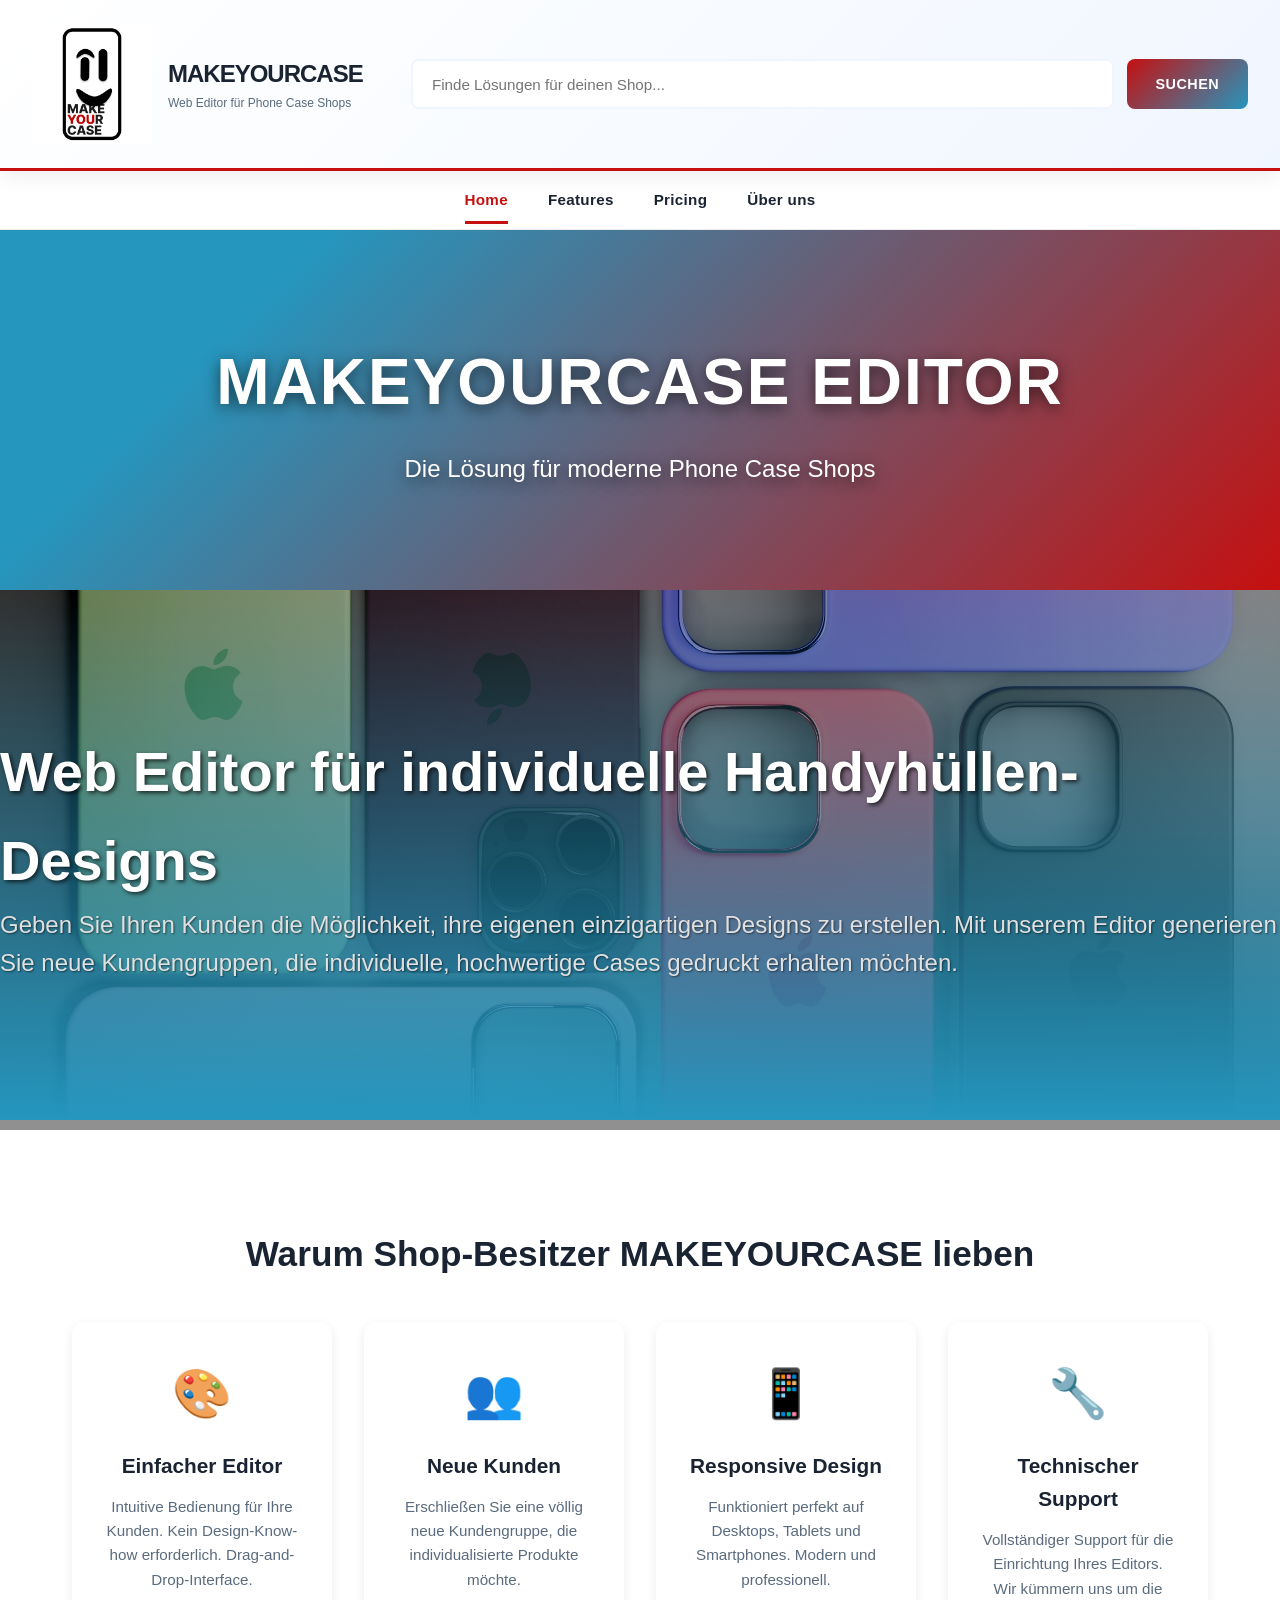
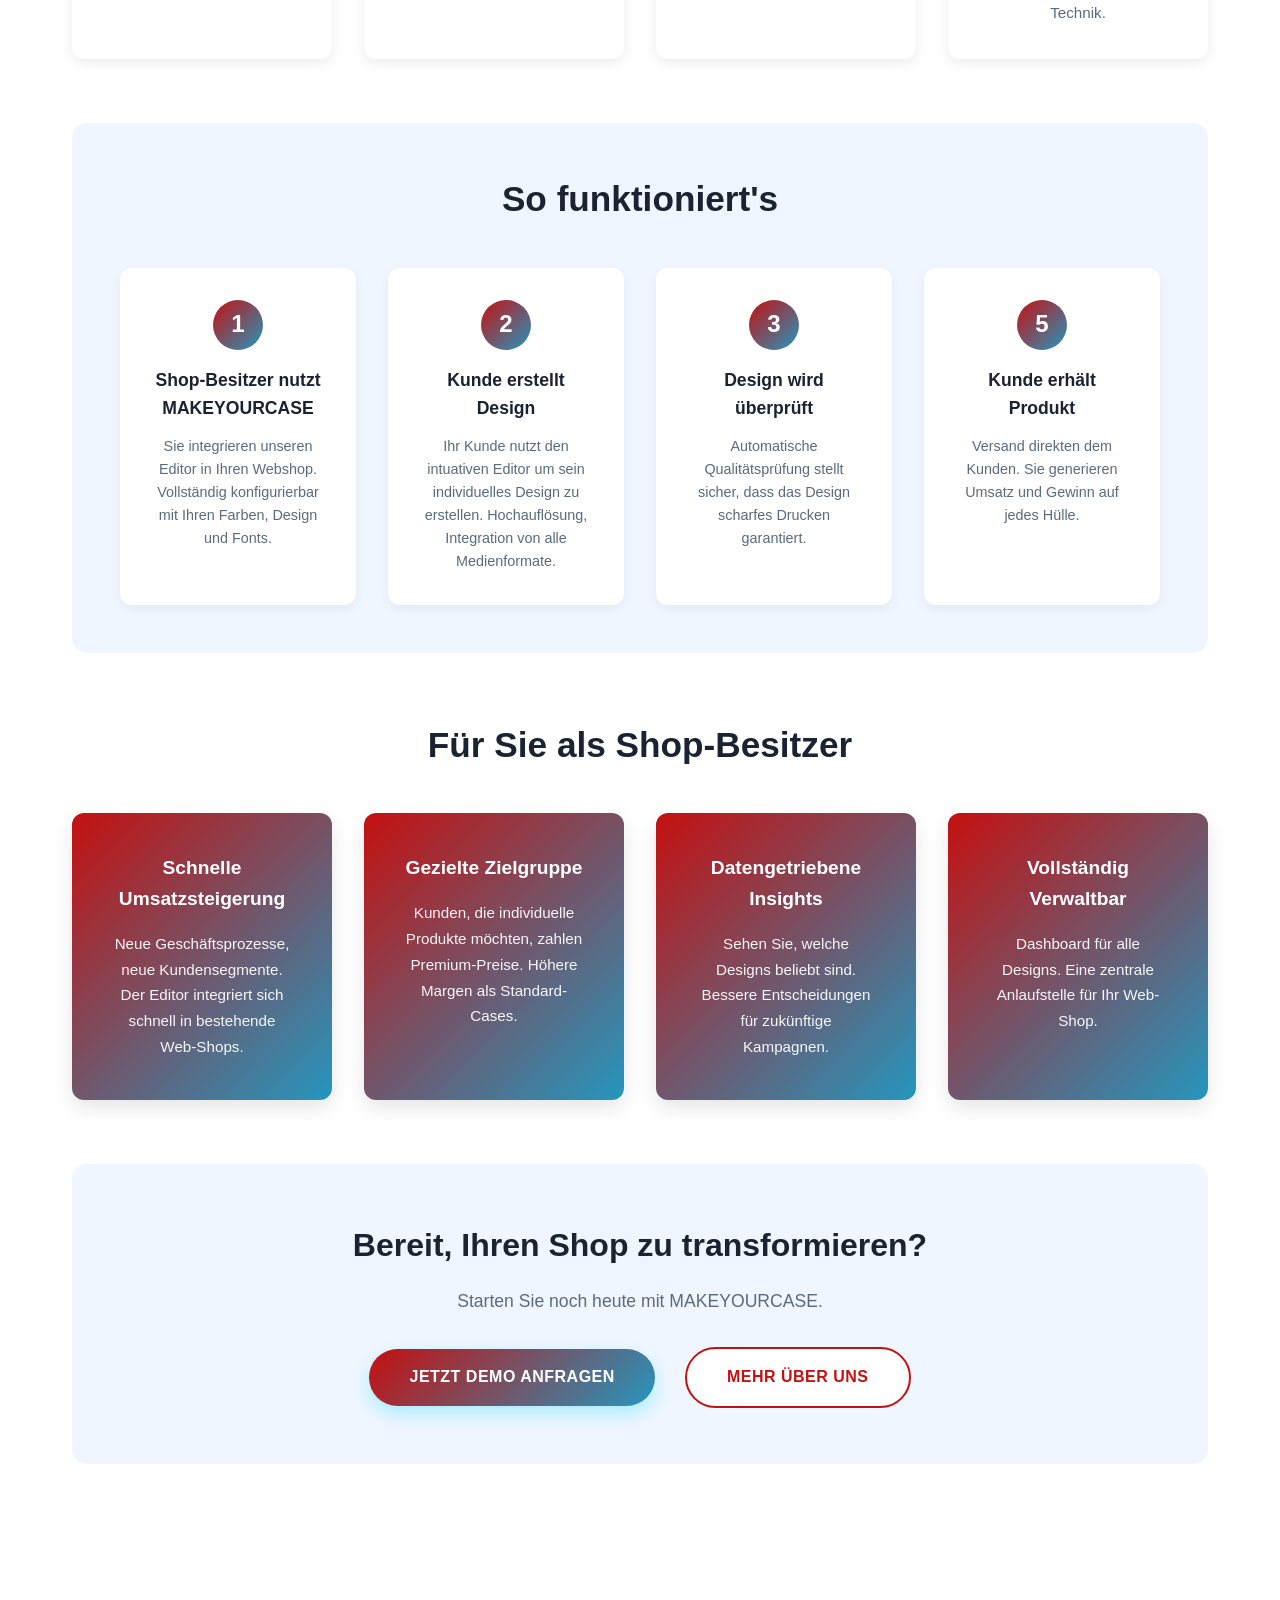
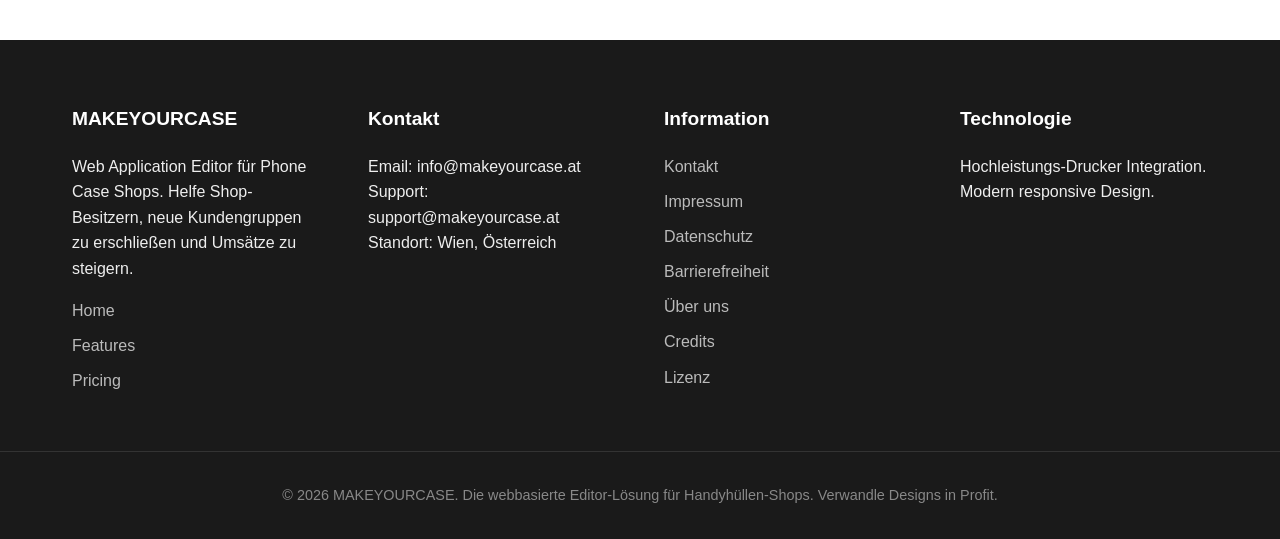
<file: index.html>
<!DOCTYPE html>
<html lang="de">
<head>
    <meta charset="UTF-8">
    <meta name="viewport" content="width=device-width, initial-scale=1.0">
    <meta name="description" content="MAKEYOURCASE - Web Application Editor für Handyhüllen-Shops. Verwandle deinen Shop mit individuellen Design-Möglichkeiten und modernem Editor.">
    <title>MAKEYOURCASE - Web Editor für Phone Case Shops</title>
    <link rel="stylesheet" href="css/styles.css">
</head>
<body>
    <a href="#main-content" class="skip-link">Zum Hauptinhalt springen</a>

    <header>
        <div class="header-container">
            <div class="logo">
                <img src="assets/images/Wort-:Bildmarke white background.png" alt="MAKEYOURCASE Logo">
                <div class="logo-text">
                    <h1>MAKEYOURCASE</h1>
                    <p>Web Editor für Phone Case Shops</p>
                </div>
            </div>
            
            <div class="search-bar" role="search">
                <label for="searchInput" class="visually-hidden">Suche</label>
                <input type="text" id="searchInput" placeholder="Finde Lösungen für deinen Shop...">
                <button onclick="searchProducts()" aria-label="Suche starten">Suchen</button>
            </div>
        </div>
    </header>

    <nav aria-label="Hauptnavigation">
        <div class="nav-container">
            <ul class="nav-links">
                <li><a href="index.html" class="active" aria-current="page">Home</a></li>
                <li><a href="features.html">Features</a></li>
                <li><a href="pricing.html">Pricing</a></li>
                <li><a href="about.html">Über uns</a></li>
            </ul>
        </div>
    </nav>

   <main id="main-content">
    <section class="video-banner-container" aria-label="Produkt-Video">
        <video autoplay loop muted playsinline class="video-banner">
            <source src="assets/videos/banner.mp4" type="video/mp4">
            <track kind="captions" src="assets/videos/banner.de.vtt" srclang="de" label="Deutsch">
            Ihr Browser unterstützt keine eingebetteten Videos.
        </video>
        
        <div class="video-overlay-content">
            <h1>MAKEYOURCASE Editor</h1>
            <p>Die Lösung für moderne Phone Case Shops</p>
        </div>
    </section>

        <section class="hero-banner">
            <div class="hero-content">
                <h1>Web Editor für individuelle Handyhüllen-Designs</h1>
                <p>Geben Sie Ihren Kunden die Möglichkeit, ihre eigenen einzigartigen Designs zu erstellen. Mit unserem Editor generieren Sie neue Kundengruppen, die individuelle, hochwertige Cases gedruckt erhalten möchten.</p>
            </div>
        </section>

        <div class="container">
            <!-- Info-Box -->
        

            <section class="features-preview">
                <h2>Warum Shop-Besitzer MAKEYOURCASE lieben</h2>
                <div class="features-grid">
                    <div class="feature-item">
                        <div class="feature-icon">🎨</div>
                        <h3>Einfacher Editor</h3>
                        <p>Intuitive Bedienung für Ihre Kunden. Kein Design-Know-how erforderlich. Drag-and-Drop-Interface.</p>
                    </div>
                    <div class="feature-item">
                        <div class="feature-icon">👥</div>
                        <h3>Neue Kunden</h3>
                        <p>Erschließen Sie eine völlig neue Kundengruppe, die individualisierte Produkte möchte.</p>
                    </div>
                    <div class="feature-item">
                        <div class="feature-icon">📱</div>
                        <h3>Responsive Design</h3>
                        <p>Funktioniert perfekt auf Desktops, Tablets und Smartphones. Modern und professionell.</p>
                    </div>
                    <div class="feature-item">
                        <div class="feature-icon">🔧</div>
                        <h3>Technischer Support</h3>
                        <p>Vollständiger Support für die Einrichtung Ihres Editors. Wir kümmern uns um die Technik.</p>
                    </div>
                </div>
            </section>

            <section class="how-it-works">
                <h2>So funktioniert's</h2>
                <div class="workflow-steps">
                    <div class="step">
                        <div class="step-number">1</div>
                        <h3>Shop-Besitzer nutzt MAKEYOURCASE</h3>
                        <p>Sie integrieren unseren Editor in Ihren Webshop. Vollständig konfigurierbar mit Ihren Farben, Design und Fonts.</p>
                    </div>
                    <div class="step">
                        <div class="step-number">2</div>
                        <h3>Kunde erstellt Design</h3>
                        <p>Ihr Kunde nutzt den intuativen Editor um sein individuelles Design zu erstellen. Hochauflösung, Integration von alle Medienformate.</p>
                    </div>
                    <div class="step">
                        <div class="step-number">3</div>
                        <h3>Design wird überprüft</h3>
                        <p>Automatische Qualitätsprüfung stellt sicher, dass das Design scharfes Drucken garantiert.</p>
                    </div>
                    <div class="step">
                        <div class="step-number">5</div>
                        <h3>Kunde erhält Produkt</h3>
                        <p>Versand direkten dem Kunden. Sie generieren Umsatz und Gewinn auf jedes Hülle.</p>
                    </div>
                </div>
            </section>

            <section class="benefits-section">
                <h2>Für Sie als Shop-Besitzer</h2>
                <div class="benefits-grid">
                    <div class="benefit-card">
                        <h3>Schnelle Umsatzsteigerung</h3>
                        <p>Neue Geschäftsprozesse, neue Kundensegmente. Der Editor integriert sich schnell in bestehende Web-Shops.</p>
                    </div>
                    <div class="benefit-card">
                        <h3>Gezielte Zielgruppe</h3>
                        <p>Kunden, die individuelle Produkte möchten, zahlen Premium-Preise. Höhere Margen als Standard-Cases.</p>
                    </div>
                    <div class="benefit-card">
                        <h3>Datengetriebene Insights</h3>
                        <p>Sehen Sie, welche Designs beliebt sind. Bessere Entscheidungen für zukünftige Kampagnen.</p>
                    </div>
                    <div class="benefit-card">
                        <h3>Vollständig Verwaltbar</h3>
                        <p>Dashboard für alle Designs. Eine zentrale Anlaufstelle für Ihr Web-Shop.</p>
                    </div>
                </div>
            </section>

            <section class="cta-section">
                <h2>Bereit, Ihren Shop zu transformieren?</h2>
                <p>Starten Sie noch heute mit MAKEYOURCASE.</p>
                <div style="text-align: center; margin-top: 2rem;">
                    <button class="cta-button" onclick="window.location.href='pricing.html'">Jetzt Demo anfragen</button>
                    <button class="cta-button secondary" onclick="window.location.href='about.html'">Mehr über uns</button>
                </div>
            </section>
        </div>
    </main>


<footer>
        <div class="footer-container">
            <div class="footer-section">
                <h3>MAKEYOURCASE</h3>
                <p>Web Application Editor für Phone Case Shops. Helfe Shop-Besitzern, neue Kundengruppen zu erschließen und Umsätze zu steigern.</p>
                <ul style="list-style: none; padding: 0; margin-top: 1rem;">
                    <li><a href="index.html">Home</a></li>
                    <li><a href="features.html">Features</a></li>
                    <li><a href="pricing.html">Pricing</a></li>
                </ul>
            </div>
            <div class="footer-section">
                <h3>Kontakt</h3>
                <p>Email: info@makeyourcase.at</p>
                <p>Support: support@makeyourcase.at</p>
                <p>Standort: Wien, Österreich</p>
            </div>
            <div class="footer-section">
                <h3>Information</h3>
                <ul style="list-style: none; padding: 0;">
                    <li><a href="kontakt.html">Kontakt</a></li>
                    <li><a href="impressum.html">Impressum</a></li>
                    <li><a href="datenschutz.html">Datenschutz</a></li>
                    <li><a href="barrierefrei.html">Barrierefreiheit</a></li>
                    <li><a href="about.html">Über uns</a></li>
                    <li><a href="lizenzen.html">Credits</a></li>
                    <li><a href="lizenzvereinbarung.html">Lizenz</a></li>
                </ul>
            </div>
            <div class="footer-section">
                <h3>Technologie</h3>
                <p>Hochleistungs-Drucker Integration. Modern responsive Design.</p>
            </div>
        </div>
        <div class="footer-bottom">
            <p>&copy; 2026 MAKEYOURCASE. Die webbasierte Editor-Lösung für Handyhüllen-Shops. Verwandle Designs in Profit.</p>
        </div>
    </footer>

    <script src="js/app.js"></script>
</body>
</html>
</file>
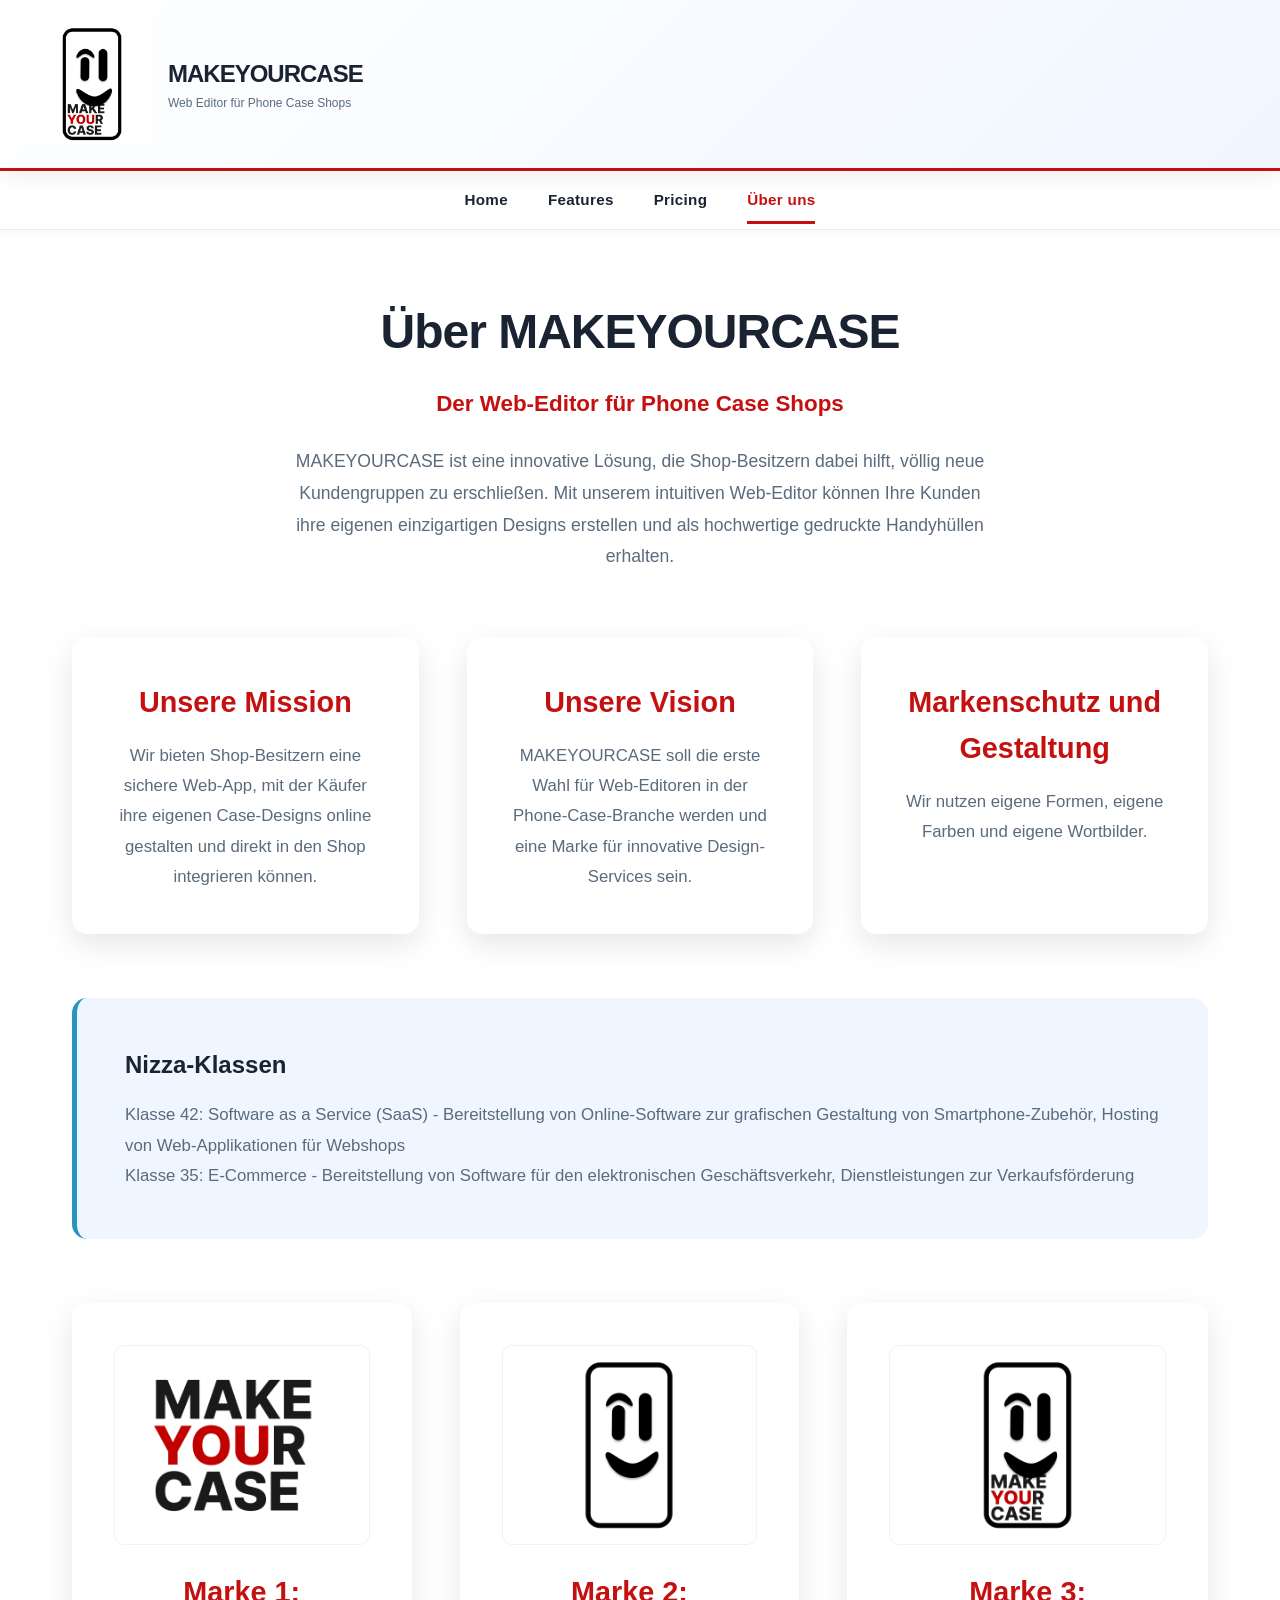
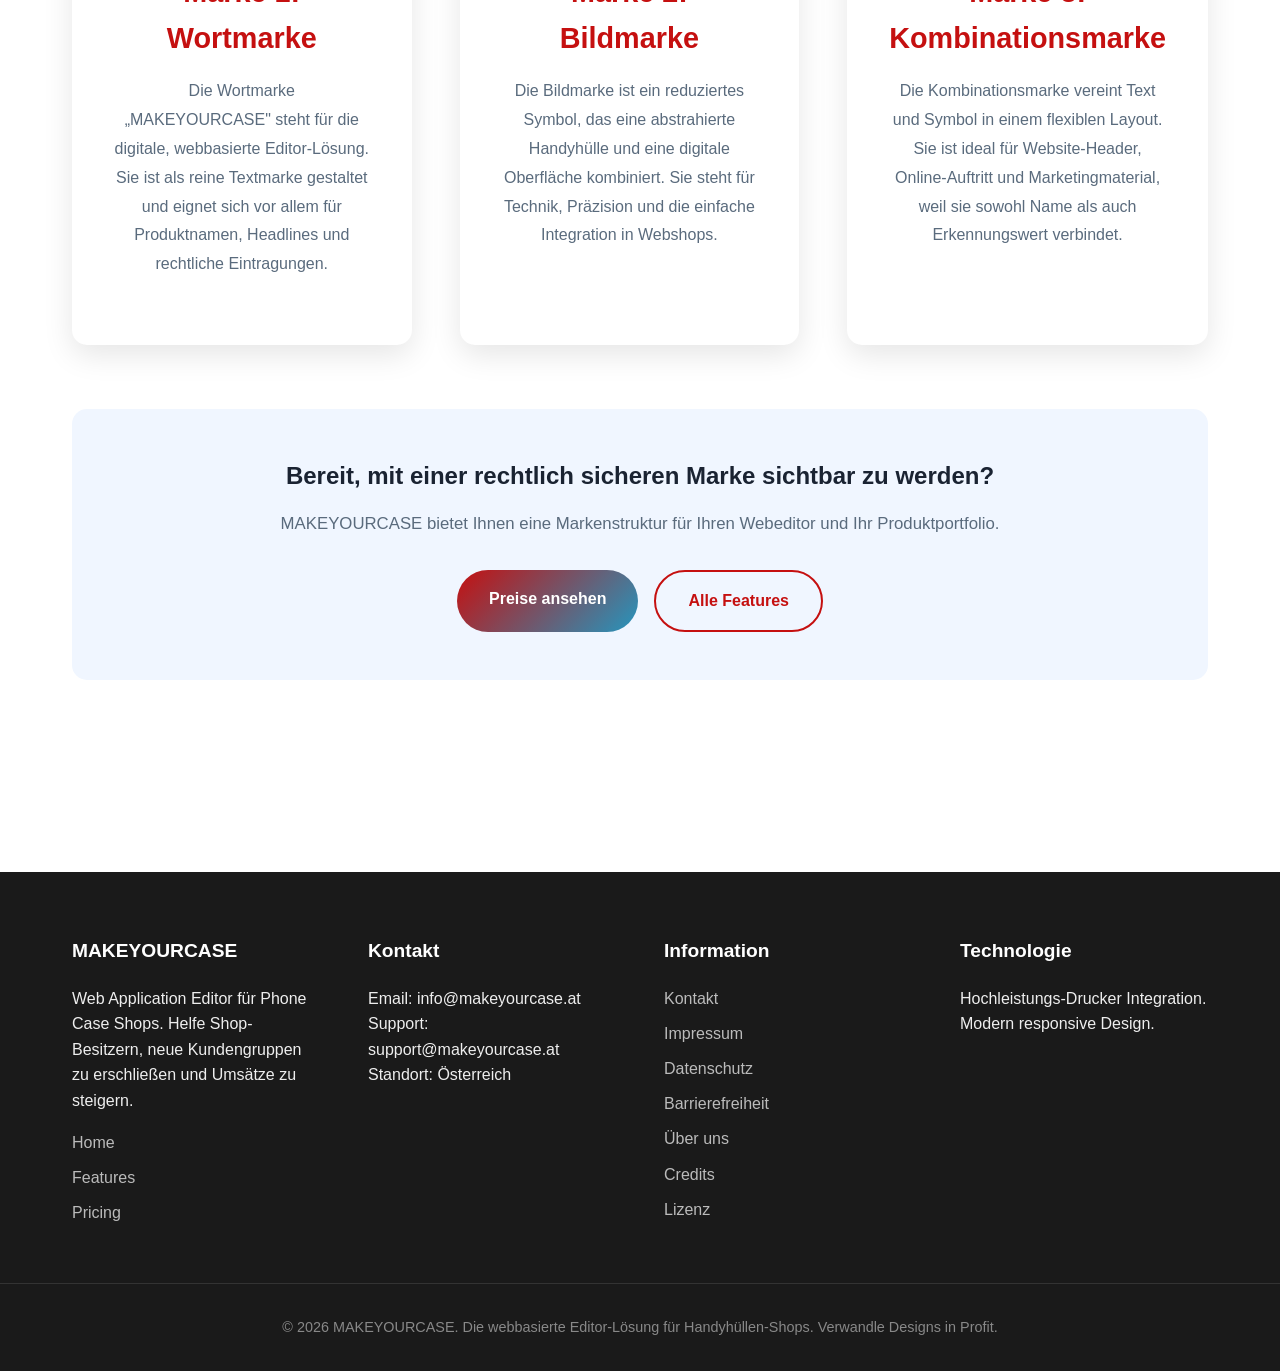
<file: about.html>
<!DOCTYPE html>
<html lang="de">
<head>
    <meta charset="UTF-8">
    <meta name="viewport" content="width=device-width, initial-scale=1.0">
    <meta name="description" content="Über MAKEYOURCASE - Web Editor für Phone Case Shops. Unsere Mission ist es, Shop-Besitzern zu helfen, neue Kundengruppen zu erschließen.">
    <title>Über uns - MAKEYOURCASE</title>
    <link rel="stylesheet" href="css/styles.css">
    <style>
        .about-section {
            max-width: 1200px;
            margin: 0 auto;
            padding: 4rem 2rem;
        }

        .about-intro {
            text-align: center;
            margin-bottom: 4rem;
            animation: fadeIn 0.6s ease-in;
        }

        @keyframes fadeIn {
            from { opacity: 0; transform: translateY(20px); }
            to { opacity: 1; transform: translateY(0); }
        }

        .about-intro h1 {
            font-size: 3rem;
            color: var(--text-primary);
            margin-bottom: 1rem;
            font-weight: 900;
            letter-spacing: -1px;
        }

        .about-intro h2 {
            font-size: 1.4rem;
            color: var(--primary);
            margin-bottom: 1.5rem;
            font-weight: 700;
        }

        .about-intro p {
            font-size: 1.1rem;
            color: var(--text-secondary);
            max-width: 700px;
            margin: 0 auto;
            line-height: 1.8;
        }

        .mission-vision {
            display: grid;
            grid-template-columns: repeat(auto-fit, minmax(300px, 1fr));
            gap: 3rem;
            margin: 4rem 0;
        }

        .mission-card {
            background: var(--bg-primary);
            border-radius: 15px;
            padding: 2.5rem;
            box-shadow: 0 10px 30px rgba(0,0,0,0.1);
            text-align: center;
            transition: all 0.3s ease;
            border: 2px solid transparent;
        }

        .mission-card:hover {
            transform: translateY(-8px);
            border-color: var(--primary);
            box-shadow: 0 20px 40px rgba(0,0,0,0.15);
        }

        .mission-card h2 {
            font-size: 1.8rem;
            color: var(--primary);
            margin-bottom: 1rem;
            font-weight: 800;
        }

        .mission-card p {
            color: var(--text-secondary);
            line-height: 1.8;
            font-size: 1.05rem;
        }

        .vision-section {
            background: var(--bg-secondary);
            padding: 3rem;
            border-radius: 15px;
            margin: 3rem 0;
            border-left: 5px solid var(--secondary);
        }

        .vision-section h3 {
            font-size: 1.5rem;
            color: var(--text-primary);
            margin-bottom: 1rem;
            font-weight: 800;
        }

        .vision-section p {
            color: var(--text-secondary);
            line-height: 1.8;
            font-size: 1.05rem;
        }

        .brands-showcase {
            display: grid;
            grid-template-columns: repeat(3, 1fr);
            gap: 3rem;
            margin: 4rem 0;
        }

        .brand-card {
            background: var(--bg-primary);
            border-radius: 15px;
            padding: 2.5rem;
            box-shadow: 0 10px 30px rgba(0,0,0,0.1);
            text-align: center;
            transition: all 0.3s ease;
            border: 2px solid transparent;
        }

        .brand-card:hover {
            transform: translateY(-8px);
            border-color: var(--primary);
            box-shadow: 0 20px 40px rgba(0,0,0,0.15);
        }

        .brand-image {
            width: 100%;
            height: 200px;
            background: var(--bg-primary);
            border-radius: 10px;
            display: flex;
            align-items: center;
            justify-content: center;
            margin-bottom: 1.5rem;
            overflow: hidden;
            border: 1px solid rgba(0,0,0,0.05);
        }

        .brand-image img {
            max-width: 90%;
            max-height: 90%;
            object-fit: contain;
        }

        .brand-card h2 {
            font-size: 1.8rem;
            color: var(--primary);
            margin-bottom: 1rem;
            font-weight: 800;
        }

        .brand-card p {
            color: var(--text-secondary);
            line-height: 1.8;
            margin-bottom: 1.5rem;
        }

        .nice-classes {
            background: var(--bg-secondary);
            padding: 1.5rem;
            border-radius: 10px;
            border-left: 4px solid var(--primary);
            margin-top: 1.5rem;
        }

        .nice-classes h3 {
            font-size: 1.1rem;
            color: var(--primary);
            margin-bottom: 0.8rem;
            font-weight: 700;
        }

        .nice-classes ul {
            list-style: none;
            padding: 0;
        }

        .nice-classes li {
            padding: 0.5rem 0;
            color: var(--text-secondary);
            font-size: 0.95rem;
        }

        .nice-classes li:before {
            content: "✓ ";
            color: var(--primary);
            font-weight: bold;
            margin-right: 0.5rem;
        }

        .cta-final {
            background: var(--bg-secondary);
            padding: 3rem;
            border-radius: 15px;
            margin: 3rem 0;
            text-align: center;
        }

        .cta-final h3 {
            font-size: 1.5rem;
            color: var(--text-primary);
            margin-bottom: 1rem;
            font-weight: 800;
        }

        .cta-final p {
            color: var(--text-secondary);
            margin-bottom: 2rem;
            font-size: 1.05rem;
        }

        @media (max-width: 768px) {
            .about-intro h1 {
                font-size: 2rem;
            }

            .mission-vision {
                grid-template-columns: 1fr;
            }

            .brands-showcase {
                grid-template-columns: 1fr;
            }
        }
    </style>
</head>
<body>
    <a href="#main-content" class="skip-link">Zum Hauptinhalt springen</a>

    <header>
        <div class="header-container">
            <div class="logo">
                <img src="assets/images/Wort-:Bildmarke white background.png" alt="MAKEYOURCASE Logo">
                <div class="logo-text">
                    <h1>MAKEYOURCASE</h1>
                    <p>Web Editor für Phone Case Shops</p>
                </div>
            </div>
        </div>
    </header>

    <nav aria-label="Hauptnavigation">
        <div class="nav-container">
            <ul class="nav-links">
                <li><a href="index.html">Home</a></li>
                <li><a href="features.html">Features</a></li>
                <li><a href="pricing.html">Pricing</a></li>
                <li><a href="about.html" class="active" aria-current="page">Über uns</a></li>
                <!-- <li><a href="datenschutz.html">Datenschutz</a></li>
                <li><a href="barrierefrei.html">Barrierefreiheit</a></li> -->
            </ul>
        </div>
    </nav>

    <main id="main-content">
        <section class="about-section">
            <div class="about-intro">
                <h1>Über MAKEYOURCASE</h1>
                <h2>Der Web-Editor für Phone Case Shops</h2>
                <p>MAKEYOURCASE ist eine innovative Lösung, die Shop-Besitzern dabei hilft, völlig neue Kundengruppen zu erschließen. Mit unserem intuitiven Web-Editor können Ihre Kunden ihre eigenen einzigartigen Designs erstellen und als hochwertige gedruckte Handyhüllen erhalten.</p>
            </div>

            <div class="mission-vision">
                <div class="mission-card">
                    <h2>Unsere Mission</h2>
                    <p>Wir bieten Shop-Besitzern eine sichere Web-App, mit der Käufer ihre eigenen Case-Designs online gestalten und direkt in den Shop integrieren können.</p>
                </div>

                <div class="mission-card">
                    <h2>Unsere Vision</h2>
                    <p>MAKEYOURCASE soll die erste Wahl für Web-Editoren in der Phone-Case-Branche werden und eine Marke für innovative Design-Services sein.</p>
                </div>

                <div class="mission-card">
                    <h2>Markenschutz und Gestaltung</h2>
                    <p>Wir nutzen eigene Formen, eigene Farben und eigene Wortbilder.</p>
                </div>
            </div>

            <div class="vision-section">
                <h3>Nizza-Klassen</h3>
                <p>Klasse 42: Software as a Service (SaaS) - Bereitstellung von Online-Software zur grafischen Gestaltung von Smartphone-Zubehör, Hosting von Web-Applikationen für Webshops</p>
                <p>Klasse 35: E-Commerce - Bereitstellung von Software für den elektronischen Geschäftsverkehr, Dienstleistungen zur Verkaufsförderung</p>
            </div>

            <div class="brands-showcase">
                <div class="brand-card">
                    <div class="brand-image">
                        <img src="assets/images/logo text.png" alt="MAKEYOURCASE Wortmarke">
                    </div>
                    <h2>Marke 1: Wortmarke</h2>
                    <p>Die Wortmarke „MAKEYOURCASE" steht für die digitale, webbasierte Editor-Lösung. Sie ist als reine Textmarke gestaltet und eignet sich vor allem für Produktnamen, Headlines und rechtliche Eintragungen.</p>
                    <!-- <div class="nice-classes">
                        <h3>Nizza-Klassen</h3>
                        <ul>
                       
                        </ul>
                    </div> -->
                </div>

                <div class="brand-card">
                    <div class="brand-image">
                        <img src="assets/images/logo white background.png" alt="MAKEYOURCASE Bildmarke">
                    </div>
                    <h2>Marke 2: Bildmarke</h2>
                    <p>Die Bildmarke ist ein reduziertes Symbol, das eine abstrahierte Handyhülle und eine digitale Oberfläche kombiniert. Sie steht für Technik, Präzision und die einfache Integration in Webshops.</p>
                    <!-- <div class="nice-classes">
                        <h3>Nizza-Klassen</h3>
                        <ul>
                          
                        </ul>
                    </div> -->
                </div>

                <div class="brand-card">
                    <div class="brand-image">
                        <img src="assets/images/Wort-:Bildmarke white background.png" alt="MAKEYOURCASE Kombinationsmarke">
                    </div>
                    <h2>Marke 3: Kombinationsmarke</h2>
                    <p>Die Kombinationsmarke vereint Text und Symbol in einem flexiblen Layout. Sie ist ideal für Website-Header, Online-Auftritt und Marketingmaterial, weil sie sowohl Name als auch Erkennungswert verbindet.</p>
                    <!-- <div class="nice-classes">
                        <h3>Nizza-Klassen</h3>
                        <ul>
                          
                        </ul>
                    </div> -->
                </div>
            </div>


            <div class="cta-final">
                <h3>Bereit, mit einer rechtlich sicheren Marke sichtbar zu werden?</h3>
                <p>MAKEYOURCASE bietet Ihnen eine Markenstruktur für Ihren Webeditor und Ihr Produktportfolio.</p>
                <div style="display: flex; gap: 1rem; justify-content: center; flex-wrap: wrap;">
                    <a href="pricing.html" style="padding: 1rem 2rem; background: linear-gradient(135deg, var(--primary) 0%, var(--accent) 100%); color: white; text-decoration: none; border-radius: 50px; font-weight: 800; transition: all 0.3s ease;">Preise ansehen</a>
                    <a href="features.html" style="padding: 1rem 2rem; background: var(--bg-secondary); color: var(--primary); border: 2px solid var(--primary); text-decoration: none; border-radius: 50px; font-weight: 800; transition: all 0.3s ease;">Alle Features</a>
                </div>
            </div>
        </section>
    </main>

<footer>
        <div class="footer-container">
            <div class="footer-section">
                <h3>MAKEYOURCASE</h3>
                <p>Web Application Editor für Phone Case Shops. Helfe Shop-Besitzern, neue Kundengruppen zu erschließen und Umsätze zu steigern.</p>
                <ul style="list-style: none; padding: 0; margin-top: 1rem;">
                    <li><a href="index.html">Home</a></li>
                    <li><a href="features.html">Features</a></li>
                    <li><a href="pricing.html">Pricing</a></li>
                </ul>
            </div>
            <div class="footer-section">
                <h3>Kontakt</h3>
                <p>Email: info@makeyourcase.at</p>
                <p>Support: support@makeyourcase.at</p>
                <p>Standort: Österreich</p>
            </div>
            <div class="footer-section">
                <h3>Information</h3>
                <ul style="list-style: none; padding: 0;">
                    <li><a href="kontakt.html">Kontakt</a></li>
                    <li><a href="impressum.html">Impressum</a></li>
                    <li><a href="datenschutz.html">Datenschutz</a></li>
                    <li><a href="barrierefrei.html">Barrierefreiheit</a></li>
                    <li><a href="about.html">Über uns</a></li>
                    <li><a href="lizenzen.html">Credits</a></li>
                    <li><a href="lizenzvereinbarung.html">Lizenz</a></li>
                </ul>
            </div>
            <div class="footer-section">
                <h3>Technologie</h3>
                <p>Hochleistungs-Drucker Integration. Modern responsive Design.</p>
            </div>
        </div>
        <div class="footer-bottom">
            <p>&copy; 2026 MAKEYOURCASE. Die webbasierte Editor-Lösung für Handyhüllen-Shops. Verwandle Designs in Profit.</p>
        </div>
    </footer>

    <script src="js/app.js"></script>
</body>
</html>
</file>
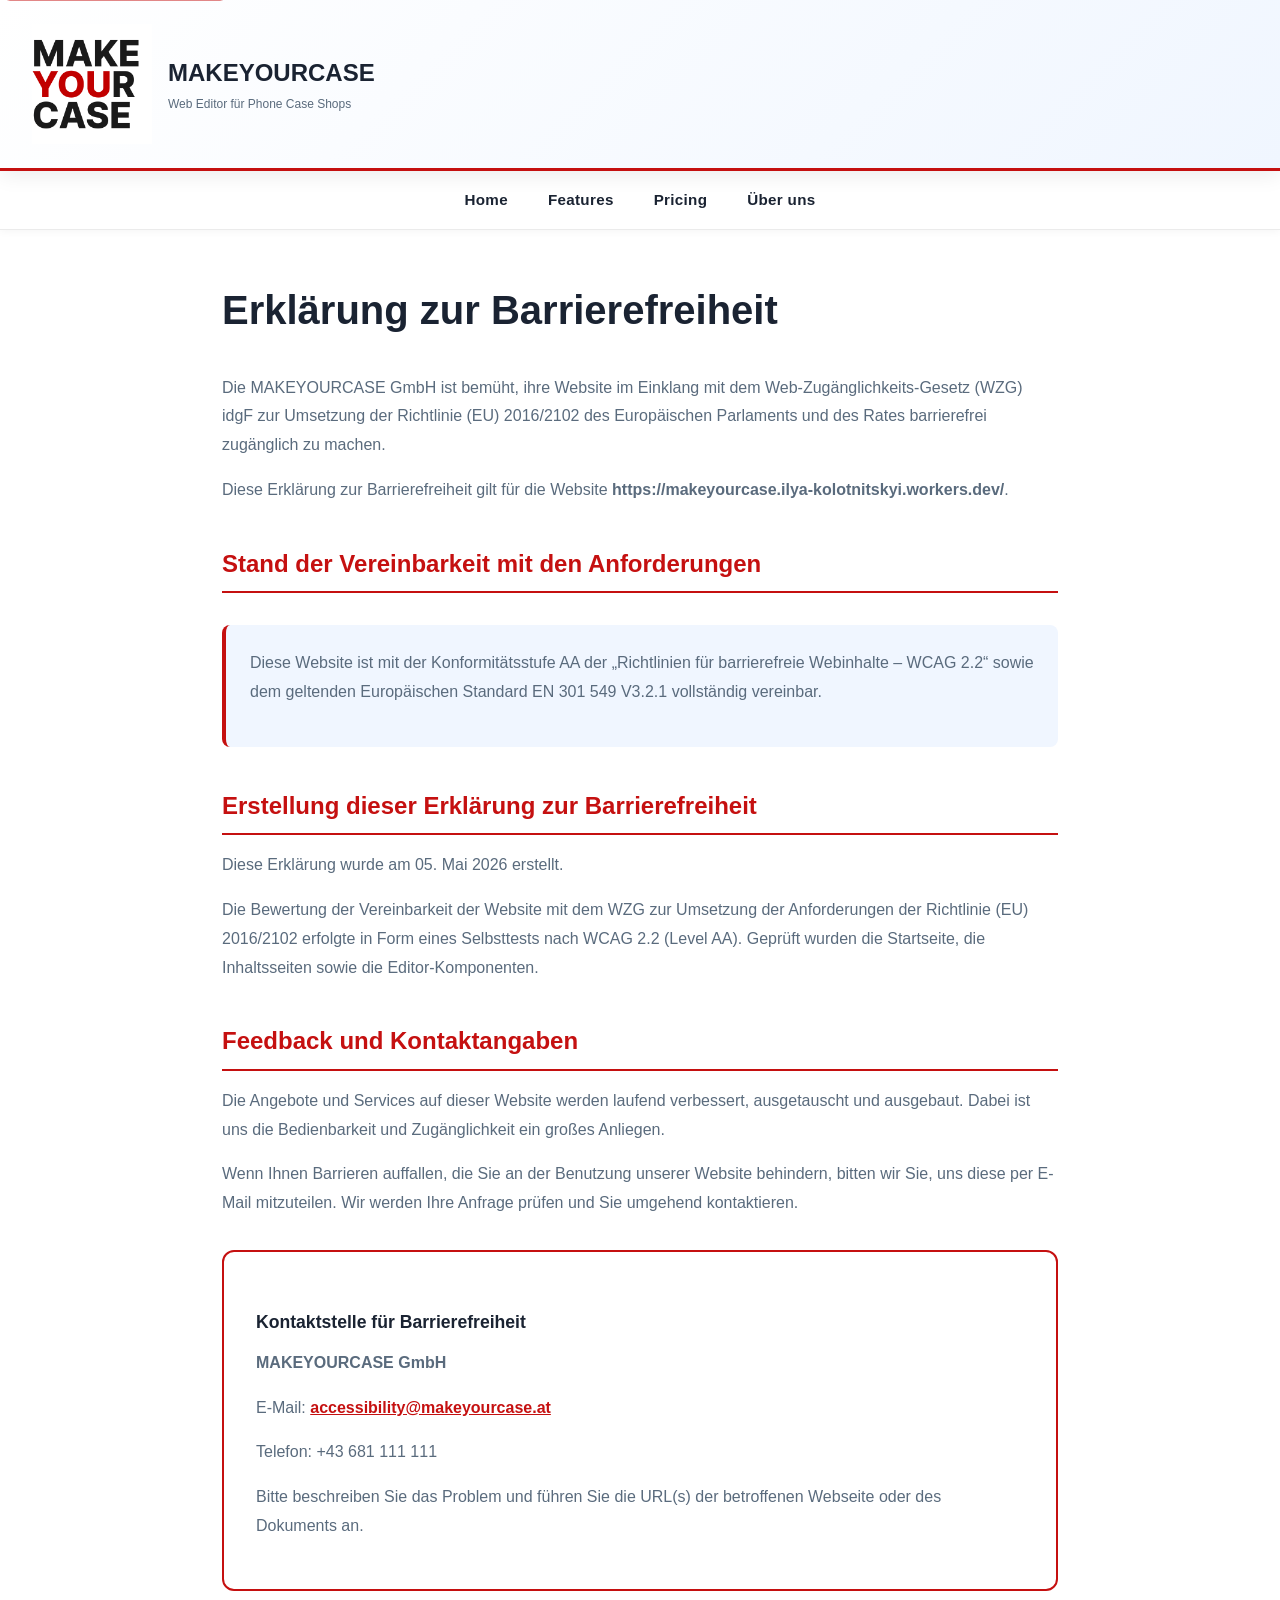
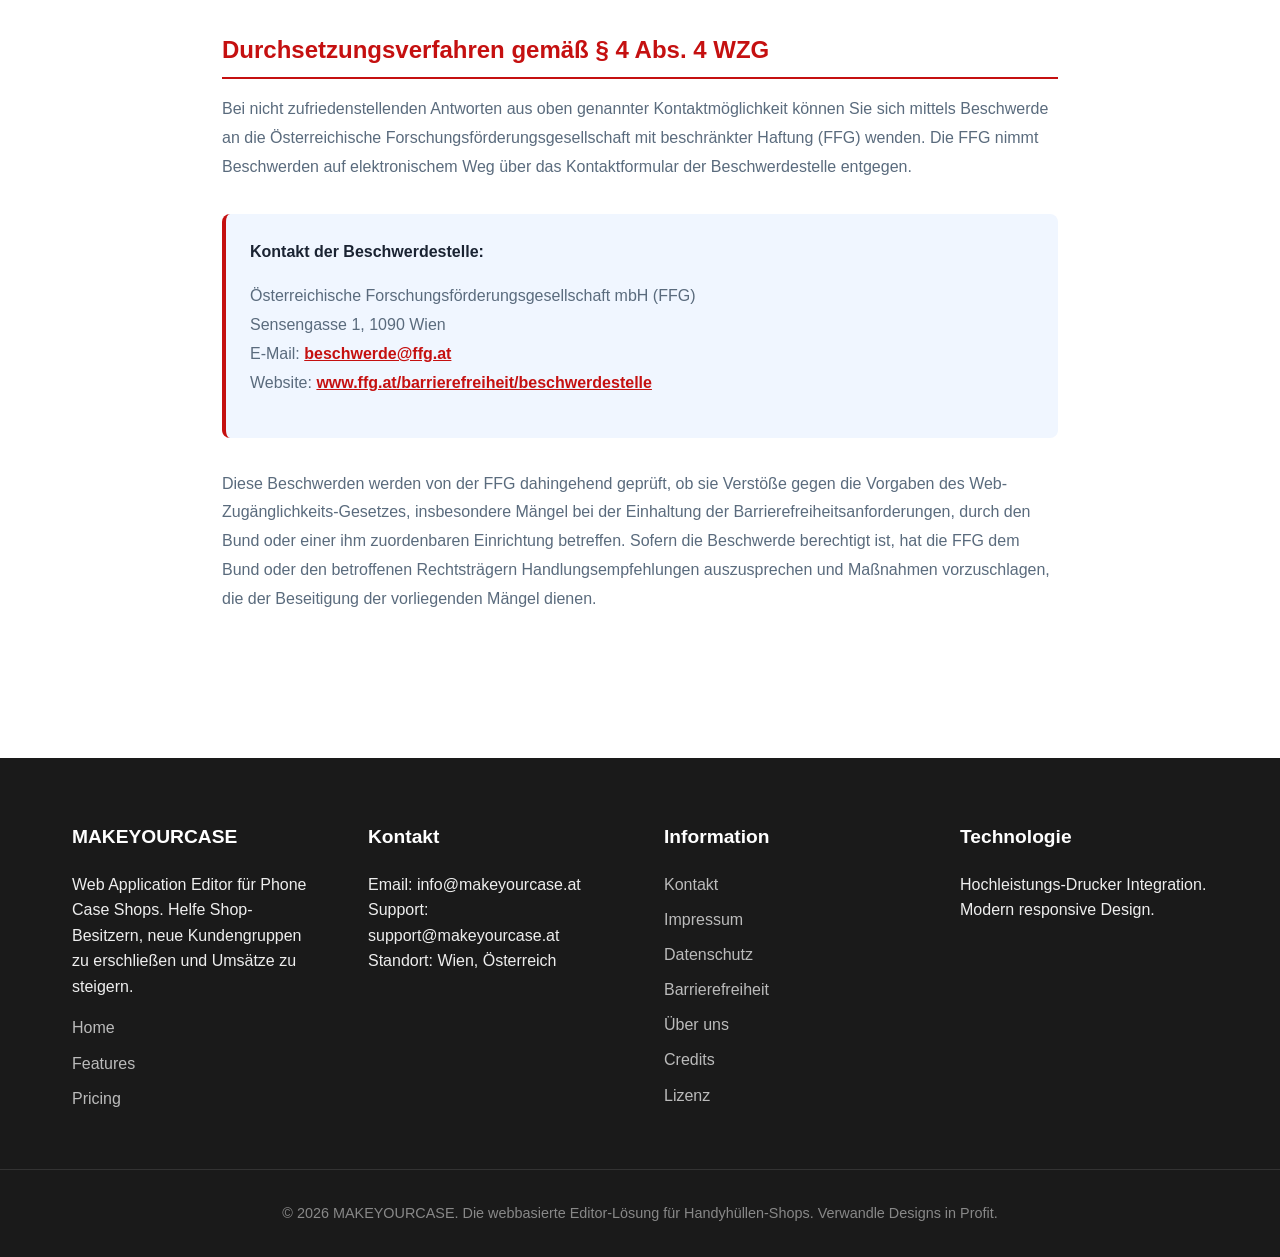
<file: barrierefrei.html>
<!DOCTYPE html>
<html lang="de">
<head>
    <meta charset="UTF-8">
    <meta name="viewport" content="width=device-width, initial-scale=1.0">
    <meta name="description" content="Barrierefreiheitserklärung gemäß Web-Zugänglichkeits-Gesetz (WZG) für MAKEYOURCASE.">
    <title>Barrierefreiheit - MAKEYOURCASE</title>
    <link rel="stylesheet" href="css/styles.css">
    <style>
        .accessibility-container {
            max-width: 900px;
            margin: 0 auto;
            padding: 3rem 2rem;
        }

        .accessibility-container h1 {
            font-size: 2.5rem;
            color: var(--text-primary);
            margin-bottom: 2rem;
            font-weight: 900;
        }

        .accessibility-container h2 {
            font-size: 1.5rem;
            color: var(--primary);
            margin-top: 2.5rem;
            margin-bottom: 1rem;
            font-weight: 800;
            border-bottom: 2px solid var(--primary);
            padding-bottom: 0.5rem;
        }

        .accessibility-container h3 {
            font-size: 1.1rem;
            color: var(--text-primary);
            margin-top: 1.5rem;
            margin-bottom: 0.8rem;
            font-weight: 700;
        }

        .accessibility-container p {
            color: var(--text-secondary);
            line-height: 1.8;
            margin-bottom: 1rem;
        }

        .accessibility-container ul, .accessibility-container ol {
            color: var(--text-secondary);
            margin-left: 2rem;
            margin-bottom: 1rem;
            line-height: 1.8;
        }

        .accessibility-container li {
            margin-bottom: 0.5rem;
        }

        .info-box {
            background: var(--bg-secondary);
            border-left: 4px solid var(--primary);
            padding: 1.5rem;
            margin: 2rem 0;
            border-radius: 8px;
        }

        .info-box strong {
            color: var(--text-primary);
        }

        .contact-section {
            background: var(--bg-primary);
            border: 2px solid var(--primary);
            padding: 2rem;
            border-radius: 12px;
            margin-top: 2rem;
        }

        /* Skip-Link Accessibility Fix */
        .skip-link {
            position: absolute;
            top: 0;
            left: 0;
            background: var(--primary);
            color: white;
            padding: 1rem;
            z-index: 1000;
            transform: translateY(-100%);
            transition: transform 0.3s ease-in-out;
            text-decoration: none;
            font-weight: bold;
        }

        .skip-link:focus {
            transform: translateY(0);
        }

        /* Logo Title Fix (ersetzt h1 im Header zur Wahrung der Semantik) */
        .logo-title {
            font-size: 1.5rem;
            font-weight: 900;
            color: var(--text-primary);
            display: block;
            margin-bottom: 0.2rem;
        }

        @media (max-width: 768px) {
            .accessibility-container {
                padding: 2rem 1.5rem;
            }

            .accessibility-container h1 {
                font-size: 1.8rem;
            }

            .accessibility-container h2 {
                font-size: 1.2rem;
            }
        }
    </style>
</head>
<body>
    <a href="#main-content" class="skip-link">Zum Hauptinhalt springen</a>

    <header>
        <div class="header-container">
            <div class="logo">
                <img src="assets/images/logo text.png" alt="MAKEYOURCASE Logo">
                <div class="logo-text">
                    <span class="logo-title">MAKEYOURCASE</span>
                    <p>Web Editor für Phone Case Shops</p>
                </div>
            </div>
        </div>
    </header>

    <nav aria-label="Hauptnavigation">
        <div class="nav-container">
            <ul class="nav-links">
                <li><a href="index.html">Home</a></li>
                <li><a href="features.html">Features</a></li>
                <li><a href="pricing.html">Pricing</a></li>
                <li><a href="about.html">Über uns</a></li>
                <!-- <li><a href="datenschutz.html">Datenschutz</a></li>
                <li><a href="barrierefrei.html" class="active" aria-current="page">Barrierefreiheit</a></li> -->
            </ul>
        </div>
    </nav>

    <main id="main-content">
        <div class="accessibility-container">
            <h1>Erklärung zur Barrierefreiheit</h1>
            
            <p>Die MAKEYOURCASE GmbH ist bemüht, ihre Website im Einklang mit dem Web-Zugänglichkeits-Gesetz (WZG) idgF zur Umsetzung der Richtlinie (EU) 2016/2102 des Europäischen Parlaments und des Rates barrierefrei zugänglich zu machen.</p>
            <p>Diese Erklärung zur Barrierefreiheit gilt für die Website <strong>https://makeyourcase.ilya-kolotnitskyi.workers.dev/</strong>.</p>

            <h2>Stand der Vereinbarkeit mit den Anforderungen</h2>
            <div class="info-box">
                <p>Diese Website ist mit der Konformitätsstufe AA der „Richtlinien für barrierefreie Webinhalte – WCAG 2.2“ sowie dem geltenden Europäischen Standard EN 301 549 V3.2.1 vollständig vereinbar.</p>
            </div>

            <h2>Erstellung dieser Erklärung zur Barrierefreiheit</h2>
            <p>Diese Erklärung wurde am 05. Mai 2026 erstellt.</p>
            <p>Die Bewertung der Vereinbarkeit der Website mit dem WZG zur Umsetzung der Anforderungen der Richtlinie (EU) 2016/2102 erfolgte in Form eines Selbsttests nach WCAG 2.2 (Level AA). Geprüft wurden die Startseite, die Inhaltsseiten sowie die Editor-Komponenten.</p>

            <h2>Feedback und Kontaktangaben</h2>
            <p>Die Angebote und Services auf dieser Website werden laufend verbessert, ausgetauscht und ausgebaut. Dabei ist uns die Bedienbarkeit und Zugänglichkeit ein großes Anliegen.</p>
            <p>Wenn Ihnen Barrieren auffallen, die Sie an der Benutzung unserer Website behindern, bitten wir Sie, uns diese per E-Mail mitzuteilen. Wir werden Ihre Anfrage prüfen und Sie umgehend kontaktieren.</p>

            <div class="contact-section">
                <h3>Kontaktstelle für Barrierefreiheit</h3>
                <p><strong>MAKEYOURCASE GmbH</strong></p>
                <p>E-Mail: <a href="mailto:accessibility@makeyourcase.at" style="color: var(--primary); font-weight: bold;">accessibility@makeyourcase.at</a></p>
                <p>Telefon: +43 681 111 111</p>
                <p>Bitte beschreiben Sie das Problem und führen Sie die URL(s) der betroffenen Webseite oder des Dokuments an.</p>
            </div>

            <h2>Durchsetzungsverfahren gemäß § 4 Abs. 4 WZG</h2>
            <p>Bei nicht zufriedenstellenden Antworten aus oben genannter Kontaktmöglichkeit können Sie sich mittels Beschwerde an die Österreichische Forschungsförderungsgesellschaft mit beschränkter Haftung (FFG) wenden. Die FFG nimmt Beschwerden auf elektronischem Weg über das Kontaktformular der Beschwerdestelle entgegen.</p>
            
            <div class="info-box">
                <p><strong>Kontakt der Beschwerdestelle:</strong></p>
                <p>Österreichische Forschungsförderungsgesellschaft mbH (FFG)<br>
                Sensengasse 1, 1090 Wien<br>
                E-Mail: <a href="mailto:beschwerde@ffg.at" style="color: var(--primary); font-weight: bold;">beschwerde@ffg.at</a><br>
                Website: <a href="https://www.ffg.at/barrierefreiheit/beschwerdestelle" target="_blank" rel="noopener noreferrer" style="color: var(--primary); font-weight: bold;">www.ffg.at/barrierefreiheit/beschwerdestelle</a></p>
            </div>
            
            <p>Diese Beschwerden werden von der FFG dahingehend geprüft, ob sie Verstöße gegen die Vorgaben des Web-Zugänglichkeits-Gesetzes, insbesondere Mängel bei der Einhaltung der Barrierefreiheitsanforderungen, durch den Bund oder einer ihm zuordenbaren Einrichtung betreffen. Sofern die Beschwerde berechtigt ist, hat die FFG dem Bund oder den betroffenen Rechtsträgern Handlungsempfehlungen auszusprechen und Maßnahmen vorzuschlagen, die der Beseitigung der vorliegenden Mängel dienen.</p>
        </div>
    </main>

<footer>
        <div class="footer-container">
            <div class="footer-section">
                <h3>MAKEYOURCASE</h3>
                <p>Web Application Editor für Phone Case Shops. Helfe Shop-Besitzern, neue Kundengruppen zu erschließen und Umsätze zu steigern.</p>
                <ul style="list-style: none; padding: 0; margin-top: 1rem;">
                    <li><a href="index.html">Home</a></li>
                    <li><a href="features.html">Features</a></li>
                    <li><a href="pricing.html">Pricing</a></li>
                </ul>
            </div>
            <div class="footer-section">
                <h3>Kontakt</h3>
                <p>Email: info@makeyourcase.at</p>
                <p>Support: support@makeyourcase.at</p>
                <p>Standort: Wien, Österreich</p>
            </div>
            <div class="footer-section">
                <h3>Information</h3>
                <ul style="list-style: none; padding: 0;">
                    <li><a href="kontakt.html">Kontakt</a></li>
                    <li><a href="impressum.html">Impressum</a></li>
                    <li><a href="datenschutz.html">Datenschutz</a></li>
                    <li><a href="barrierefrei.html">Barrierefreiheit</a></li>
                    <li><a href="about.html">Über uns</a></li>
                    <li><a href="lizenzen.html">Credits</a></li>
                    <li><a href="lizenzvereinbarung.html">Lizenz</a></li>
                </ul>
            </div>
            <div class="footer-section">
                <h3>Technologie</h3>
                <p>Hochleistungs-Drucker Integration. Modern responsive Design.</p>
            </div>
        </div>
        <div class="footer-bottom">
            <p>&copy; 2026 MAKEYOURCASE. Die webbasierte Editor-Lösung für Handyhüllen-Shops. Verwandle Designs in Profit.</p>
        </div>
    </footer>

    <script src="js/app.js"></script>
</body>
</html>
</file>
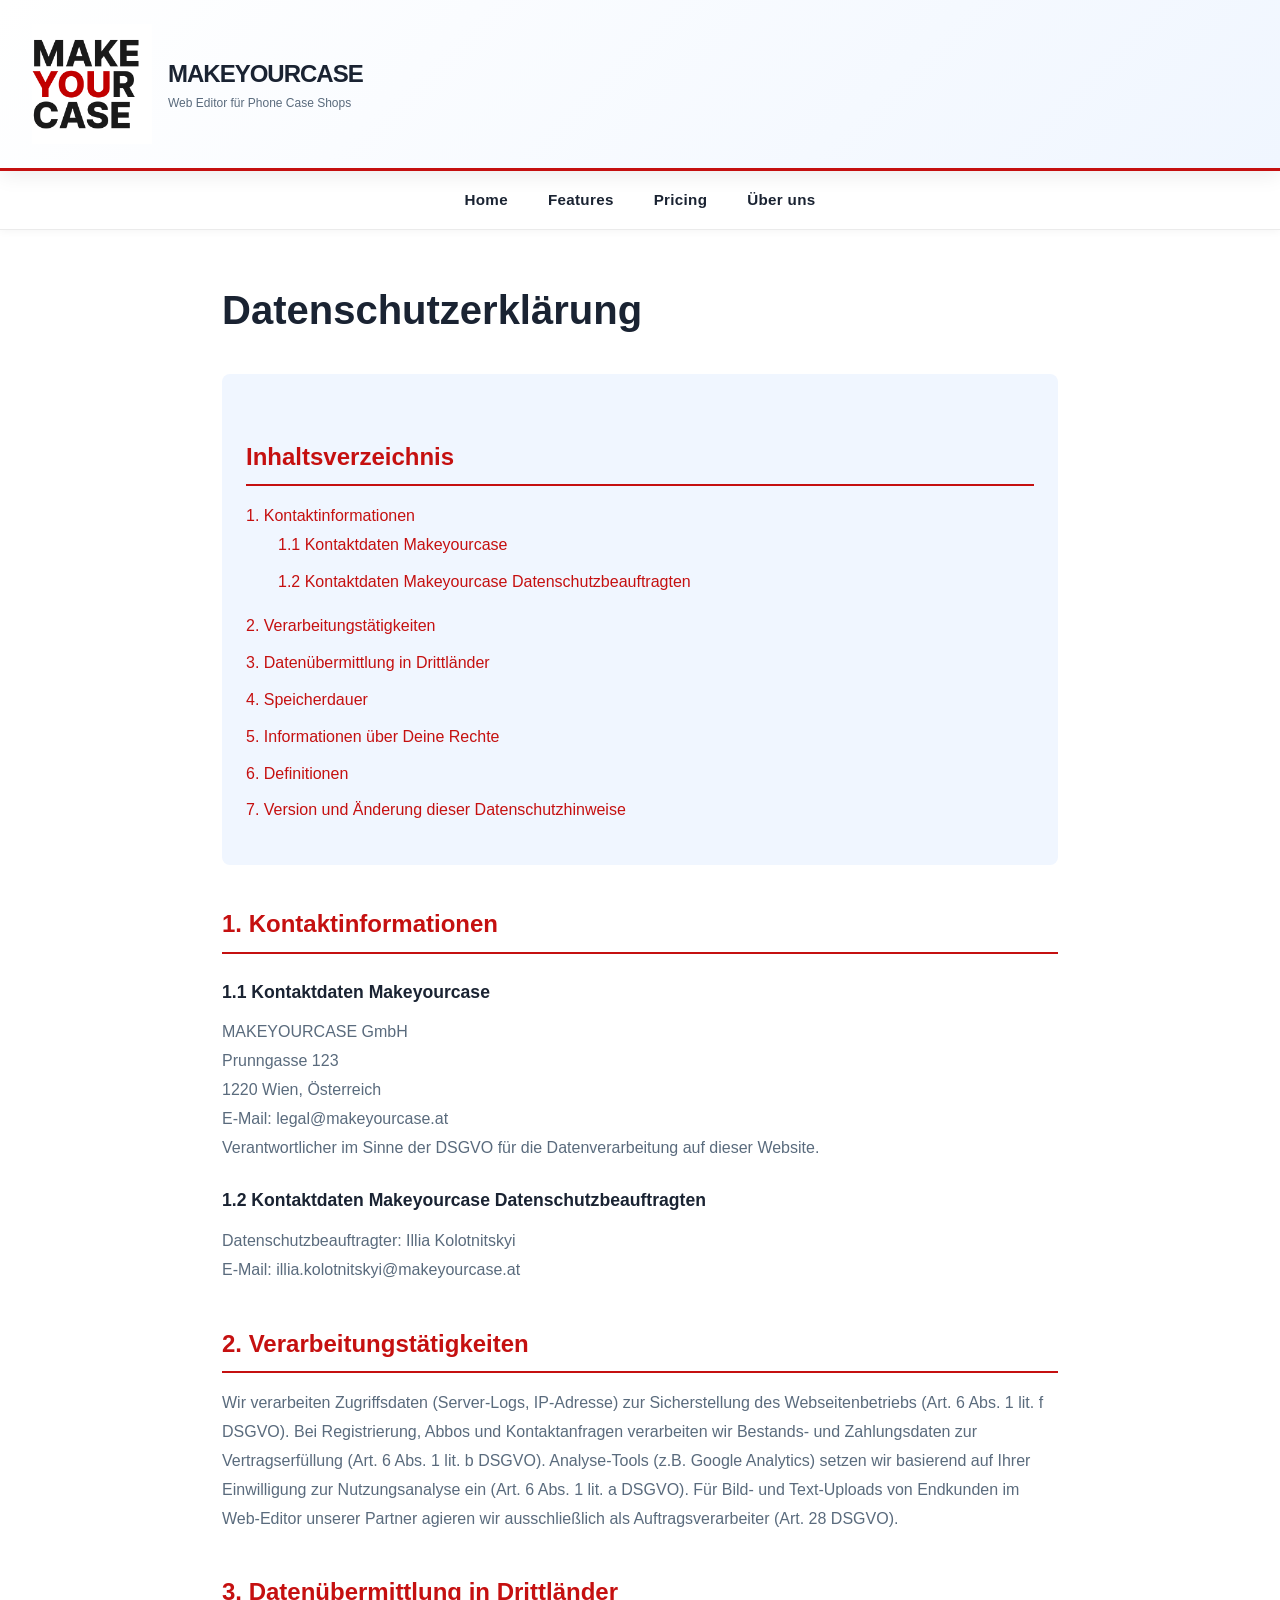
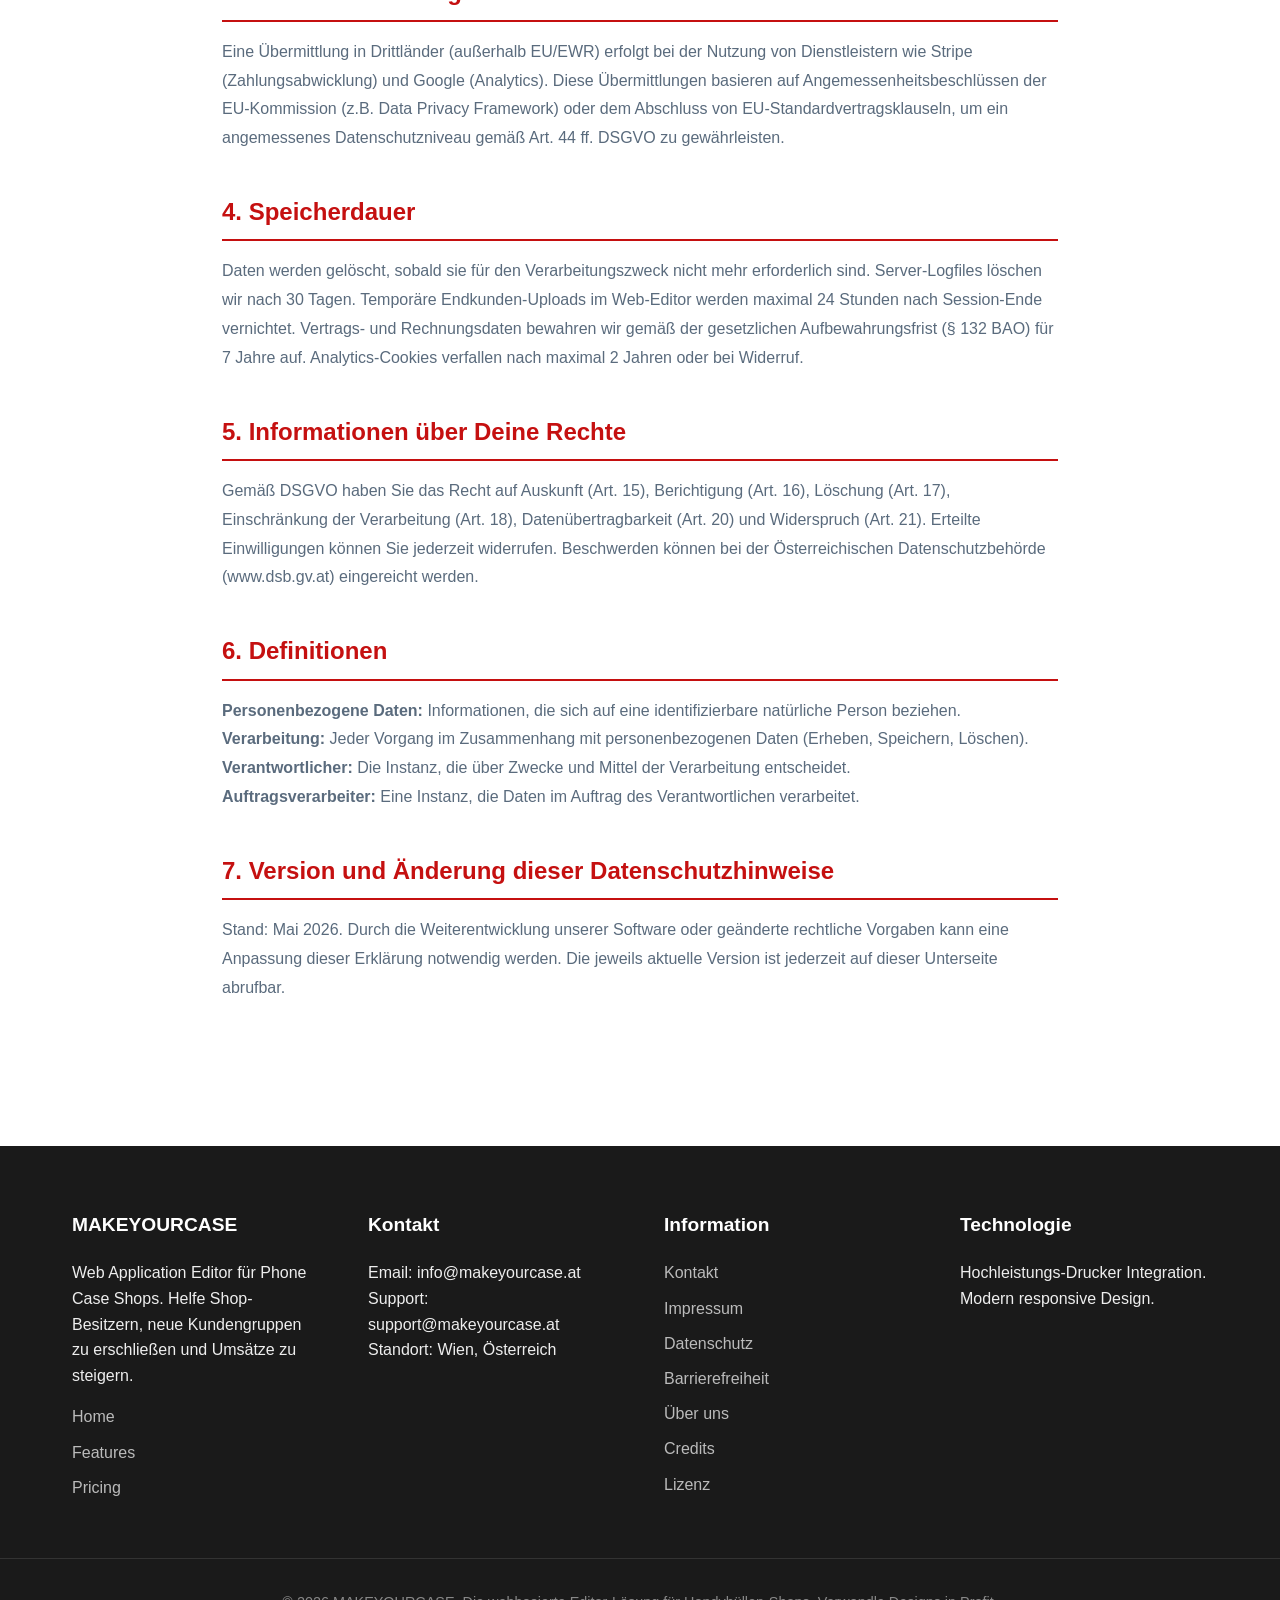
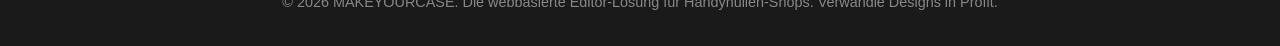
<file: datenschutz.html>
<!DOCTYPE html>
<html lang="de">
<head>
    <meta charset="UTF-8">
    <meta name="viewport" content="width=device-width, initial-scale=1.0">
    <meta name="description" content="Datenschutzerklärung - MAKEYOURCASE Software-Lösungen.">
    <title>Datenschutz - MAKEYOURCASE</title>
    <link rel="stylesheet" href="css/styles.css">
    <style>
        .privacy-container {
            max-width: 900px;
            margin: 0 auto;
            padding: 3rem 2rem;
        }

        .privacy-container h1 {
            font-size: 2.5rem;
            color: var(--text-primary);
            margin-bottom: 2rem;
            font-weight: 900;
        }

        .privacy-container h2 {
            font-size: 1.5rem;
            color: var(--primary);
            margin-top: 2.5rem;
            margin-bottom: 1rem;
            font-weight: 800;
            border-bottom: 2px solid var(--primary);
            padding-bottom: 0.5rem;
        }

        .privacy-container h3 {
            font-size: 1.1rem;
            color: var(--text-primary);
            margin-top: 1.5rem;
            margin-bottom: 0.8rem;
            font-weight: 700;
        }

        .privacy-container p {
            color: var(--text-secondary);
            line-height: 1.8;
            margin-bottom: 1rem;
        }

        .privacy-container ul {
            color: var(--text-secondary);
            margin-left: 2rem;
            margin-bottom: 1rem;
            line-height: 1.8;
        }

        .privacy-container li {
            margin-bottom: 0.5rem;
        }

        .info-box {
            background: var(--bg-secondary);
            border-left: 4px solid var(--primary);
            padding: 1.5rem;
            margin: 2rem 0;
            border-radius: 8px;
        }

        .toc {
            background: var(--bg-secondary);
            padding: 1.5rem;
            border-radius: 8px;
            margin-bottom: 2rem;
        }

        .toc a {
            color: var(--primary);
            text-decoration: none;
        }

        .toc a:hover {
            text-decoration: underline;
        }

        @media (max-width: 768px) {
            .privacy-container { padding: 2rem 1.5rem; }
            .privacy-container h1 { font-size: 1.8rem; }
        }
    </style>
</head>
<body>
    <a href="#main-content" class="skip-link">Zum Hauptinhalt springen</a>

    <header>
        <div class="header-container">
            <div class="logo">
                <img src="assets/images/logo text.png" alt="MAKEYOURCASE Logo">
                <div class="logo-text">
                    <h1>MAKEYOURCASE</h1>
                    <p>Web Editor für Phone Case Shops</p>
                </div>
            </div>
        </div>
    </header>

    <nav aria-label="Hauptnavigation">
        <div class="nav-container">
            <ul class="nav-links">
                <li><a href="index.html">Home</a></li>
                <li><a href="features.html">Features</a></li>
                <li><a href="pricing.html">Pricing</a></li>
                <li><a href="about.html">Über uns</a></li>
            </ul>
        </div>
    </nav>

    <main id="main-content">
        <div class="privacy-container">
            <h1>Datenschutzerklärung</h1>

            <div class="toc">
                <h2>Inhaltsverzeichnis</h2>
                <ul style="list-style-type: none; margin-left: 0;">
                    <li><a href="#kontakt">1. Kontaktinformationen</a>
                        <ul style="list-style-type: none;">
                            <li><a href="#kontakt-myc">1.1 Kontaktdaten Makeyourcase</a></li>
                            <li><a href="#kontakt-dsb">1.2 Kontaktdaten Makeyourcase Datenschutzbeauftragten</a></li>
                        </ul>
                    </li>
                    <li><a href="#verarbeitung">2. Verarbeitungstätigkeiten</a></li>
                    <li><a href="#drittlaender">3. Datenübermittlung in Drittländer</a></li>
                    <li><a href="#speicherdauer">4. Speicherdauer</a></li>
                    <li><a href="#rechte">5. Informationen über Deine Rechte</a></li>
                    <li><a href="#definitionen">6. Definitionen</a></li>
                    <li><a href="#version">7. Version und Änderung dieser Datenschutzhinweise</a></li>
                </ul>
            </div>

            <h2 id="kontakt">1. Kontaktinformationen</h2>
            
            <h3 id="kontakt-myc">1.1 Kontaktdaten Makeyourcase</h3>
            <p>MAKEYOURCASE GmbH<br>
            Prunngasse 123<br>
            1220 Wien, Österreich<br>
            E-Mail: legal@makeyourcase.at<br>
            Verantwortlicher im Sinne der DSGVO für die Datenverarbeitung auf dieser Website.</p>

            <h3 id="kontakt-dsb">1.2 Kontaktdaten Makeyourcase Datenschutzbeauftragten</h3>
            <p>Datenschutzbeauftragter: Illia Kolotnitskyi<br>
            E-Mail: illia.kolotnitskyi@makeyourcase.at</p>

            <h2 id="verarbeitung">2. Verarbeitungstätigkeiten</h2>
            <p>Wir verarbeiten Zugriffsdaten (Server-Logs, IP-Adresse) zur Sicherstellung des Webseitenbetriebs (Art. 6 Abs. 1 lit. f DSGVO). Bei Registrierung, Abbos und Kontaktanfragen verarbeiten wir Bestands- und Zahlungsdaten zur Vertragserfüllung (Art. 6 Abs. 1 lit. b DSGVO). Analyse-Tools (z.B. Google Analytics) setzen wir basierend auf Ihrer Einwilligung zur Nutzungsanalyse ein (Art. 6 Abs. 1 lit. a DSGVO). Für Bild- und Text-Uploads von Endkunden im Web-Editor unserer Partner agieren wir ausschließlich als Auftragsverarbeiter (Art. 28 DSGVO).</p>

            <h2 id="drittlaender">3. Datenübermittlung in Drittländer</h2>
            <p>Eine Übermittlung in Drittländer (außerhalb EU/EWR) erfolgt bei der Nutzung von Dienstleistern wie Stripe (Zahlungsabwicklung) und Google (Analytics). Diese Übermittlungen basieren auf Angemessenheitsbeschlüssen der EU-Kommission (z.B. Data Privacy Framework) oder dem Abschluss von EU-Standardvertragsklauseln, um ein angemessenes Datenschutzniveau gemäß Art. 44 ff. DSGVO zu gewährleisten.</p>

            <h2 id="speicherdauer">4. Speicherdauer</h2>
            <p>Daten werden gelöscht, sobald sie für den Verarbeitungszweck nicht mehr erforderlich sind. Server-Logfiles löschen wir nach 30 Tagen. Temporäre Endkunden-Uploads im Web-Editor werden maximal 24 Stunden nach Session-Ende vernichtet. Vertrags- und Rechnungsdaten bewahren wir gemäß der gesetzlichen Aufbewahrungsfrist (§ 132 BAO) für 7 Jahre auf. Analytics-Cookies verfallen nach maximal 2 Jahren oder bei Widerruf.</p>

            <h2 id="rechte">5. Informationen über Deine Rechte</h2>
            <p>Gemäß DSGVO haben Sie das Recht auf Auskunft (Art. 15), Berichtigung (Art. 16), Löschung (Art. 17), Einschränkung der Verarbeitung (Art. 18), Datenübertragbarkeit (Art. 20) und Widerspruch (Art. 21). Erteilte Einwilligungen können Sie jederzeit widerrufen. Beschwerden können bei der Österreichischen Datenschutzbehörde (www.dsb.gv.at) eingereicht werden.</p>

            <h2 id="definitionen">6. Definitionen</h2>
            <p><strong>Personenbezogene Daten:</strong> Informationen, die sich auf eine identifizierbare natürliche Person beziehen.<br>
            <strong>Verarbeitung:</strong> Jeder Vorgang im Zusammenhang mit personenbezogenen Daten (Erheben, Speichern, Löschen).<br>
            <strong>Verantwortlicher:</strong> Die Instanz, die über Zwecke und Mittel der Verarbeitung entscheidet.<br>
            <strong>Auftragsverarbeiter:</strong> Eine Instanz, die Daten im Auftrag des Verantwortlichen verarbeitet.</p>

            <h2 id="version">7. Version und Änderung dieser Datenschutzhinweise</h2>
            <p>Stand: Mai 2026. Durch die Weiterentwicklung unserer Software oder geänderte rechtliche Vorgaben kann eine Anpassung dieser Erklärung notwendig werden. Die jeweils aktuelle Version ist jederzeit auf dieser Unterseite abrufbar.</p>

        </div>
    </main>

    <footer>
        <div class="footer-container">
            <div class="footer-section">
                <h3>MAKEYOURCASE</h3>
                <p>Web Application Editor für Phone Case Shops. Helfe Shop-Besitzern, neue Kundengruppen zu erschließen und Umsätze zu steigern.</p>
                <ul style="list-style: none; padding: 0; margin-top: 1rem;">
                    <li><a href="index.html">Home</a></li>
                    <li><a href="features.html">Features</a></li>
                    <li><a href="pricing.html">Pricing</a></li>
                </ul>
            </div>
            <div class="footer-section">
                <h3>Kontakt</h3>
                <p>Email: info@makeyourcase.at</p>
                <p>Support: support@makeyourcase.at</p>
                <p>Standort: Wien, Österreich</p>
            </div>
            <div class="footer-section">
                <h3>Information</h3>
                <ul style="list-style: none; padding: 0;">
                    <li><a href="kontakt.html">Kontakt</a></li>
                    <li><a href="impressum.html">Impressum</a></li>
                    <li><a href="datenschutz.html">Datenschutz</a></li>
                    <li><a href="barrierefrei.html">Barrierefreiheit</a></li>
                    <li><a href="about.html">Über uns</a></li>
                    <li><a href="lizenzen.html">Credits</a></li>
                    <li><a href="lizenzvereinbarung.html">Lizenz</a></li>
                </ul>
            </div>
            <div class="footer-section">
                <h3>Technologie</h3>
                <p>Hochleistungs-Drucker Integration. Modern responsive Design.</p>
            </div>
        </div>
        <div class="footer-bottom">
            <p>&copy; 2026 MAKEYOURCASE. Die webbasierte Editor-Lösung für Handyhüllen-Shops. Verwandle Designs in Profit.</p>
        </div>
    </footer>
</body>
</html>
</file>
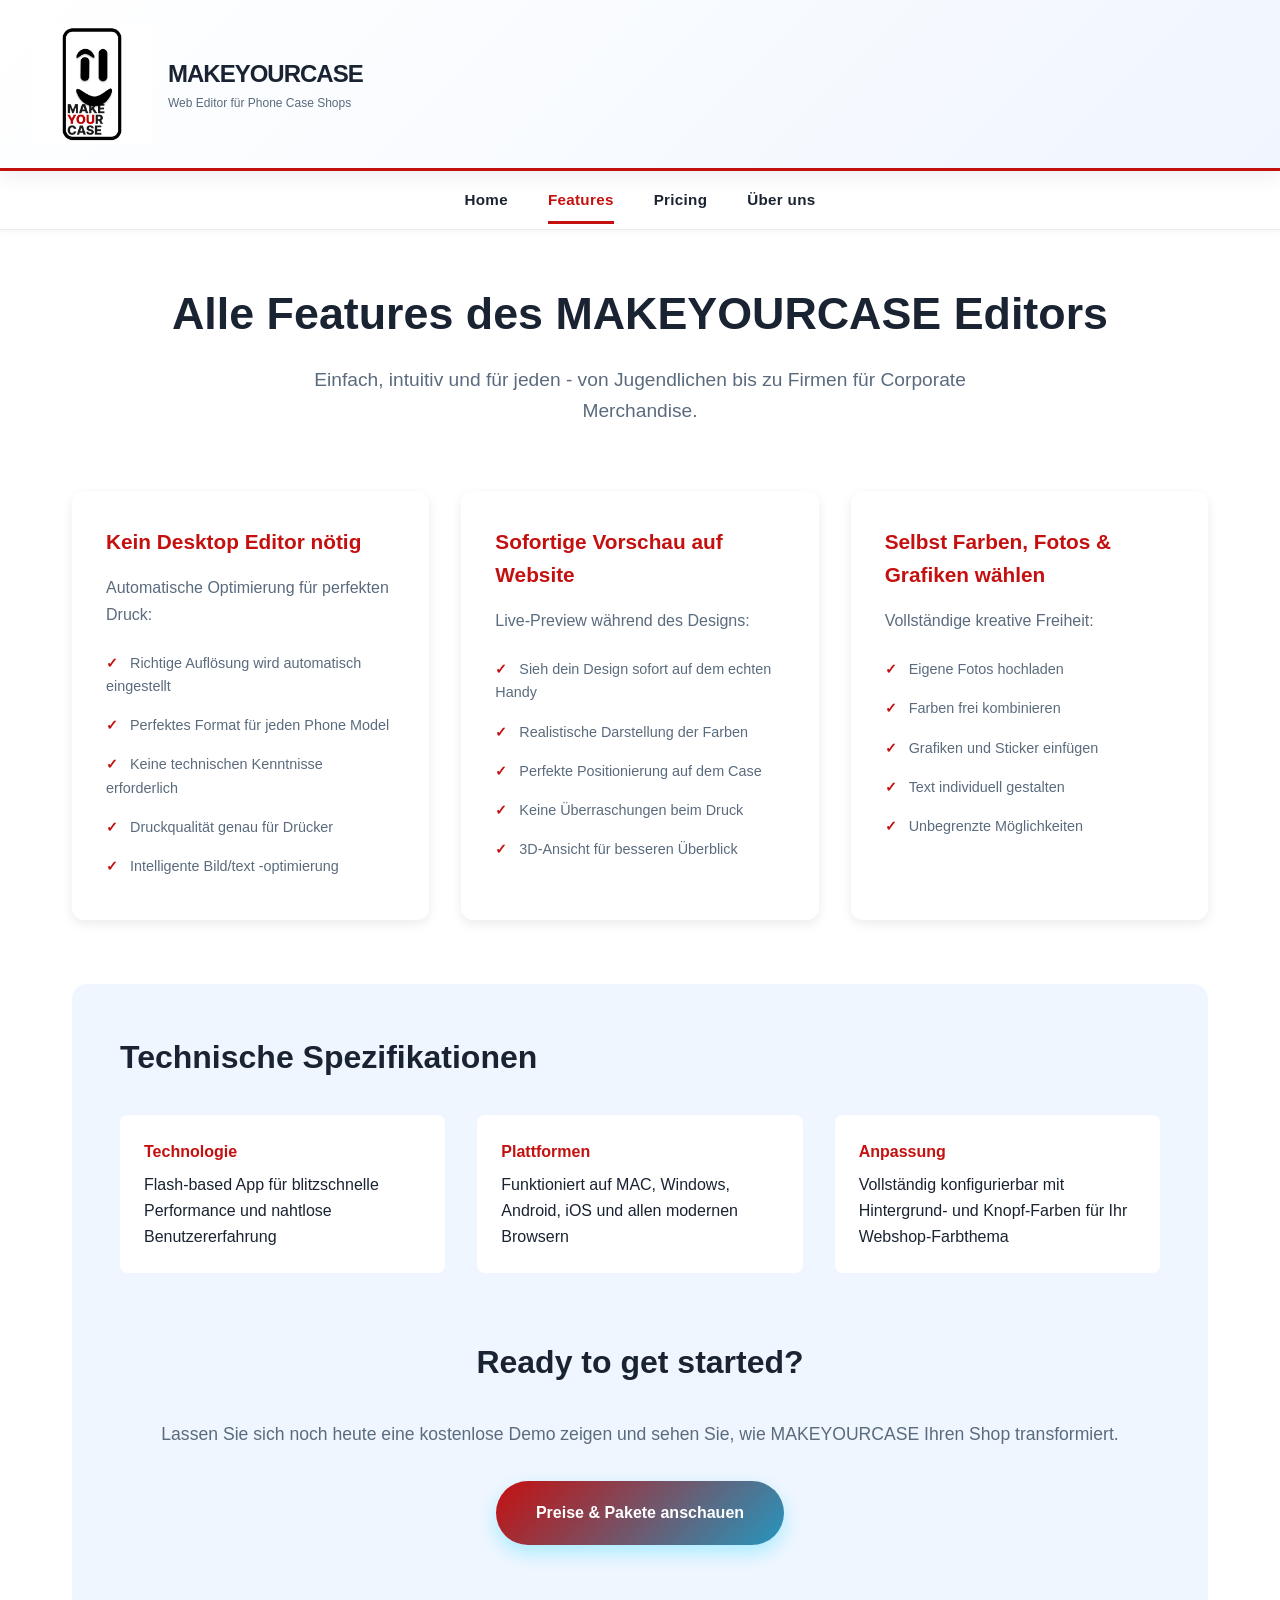
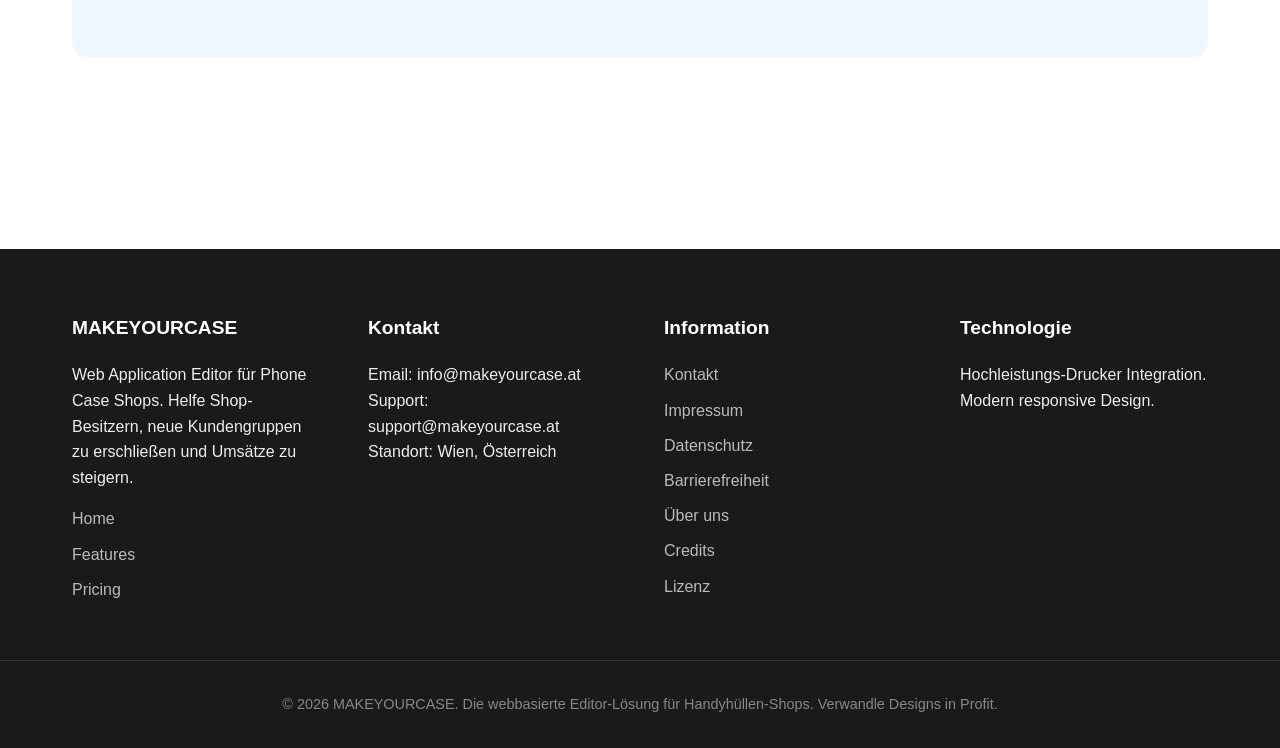
<file: features.html>
<!DOCTYPE html>
<html lang="de">
<head>
    <meta charset="UTF-8">
    <meta name="viewport" content="width=device-width, initial-scale=1.0">
    <meta name="description" content="Features - MAKEYOURCASE Web Editor für Phone Case Shops. Alle Funktionen und Möglichkeiten.">
    <title>Features - MAKEYOURCASE Web Editor</title>
    <link rel="stylesheet" href="css/styles.css">
    <style>
        .features-container {
            max-width: 1200px;
            margin: 0 auto;
            padding: 3rem 2rem;
        }

        .features-header {
            text-align: center;
            margin-bottom: 4rem;
        }

        .features-header h1 {
            font-size: 2.8rem;
            color: var(--text-primary);
            margin-bottom: 1rem;
            font-weight: 900;
        }

        .features-header p {
            font-size: 1.2rem;
            color: var(--text-secondary);
            max-width: 700px;
            margin: 0 auto;
        }

        .features-list {
            display: grid;
            grid-template-columns: repeat(auto-fit, minmax(300px, 1fr));
            gap: 2rem;
            margin: 3rem 0;
        }

        .feature-card {
            background: var(--bg-primary);
            border: 2px solid transparent;
            border-radius: 12px;
            padding: 2rem;
            box-shadow: 0 4px 12px rgba(0, 0, 0, 0.08);
            transition: all 0.3s ease;
        }

        .feature-card:hover {
            border-color: var(--primary);
            transform: translateY(-8px);
            box-shadow: 0 12px 24px rgba(0, 0, 0, 0.15);
        }

        .feature-card h3 {
            font-size: 1.3rem;
            color: var(--primary);
            margin-bottom: 1rem;
            font-weight: 800;
        }

        .feature-card p {
            color: var(--text-secondary);
            line-height: 1.7;
            margin-bottom: 1rem;
        }

        .feature-card img {
            width: 100%;
            border-radius: 12px;
            margin-bottom: 1.25rem;
            display: block;
            object-fit: cover;
            max-height: 320px;
        }

        .feature-card ul {
            list-style: none;
            padding: 0;
            margin: 0;
        }

        .feature-card li {
            padding: 0.5rem 0;
            color: var(--text-secondary);
            font-size: 0.9rem;
        }

        .feature-card li:before {
            content: "✓ ";
            color: var(--primary);
            font-weight: bold;
            margin-right: 0.5rem;
        }

        .tech-specs {
            background: var(--bg-secondary);
            padding: 3rem;
            border-radius: 15px;
            margin: 4rem 0;
        }

        .tech-specs h2 {
            font-size: 2rem;
            color: var(--text-primary);
            margin-bottom: 2rem;
            font-weight: 900;
        }

        .tech-specs-grid {
            display: grid;
            grid-template-columns: repeat(auto-fit, minmax(250px, 1fr));
            gap: 2rem;
        }

        .tech-spec-item {
            background: var(--bg-primary);
            padding: 1.5rem;
            border-radius: 8px;
        }

        .tech-spec-item strong {
            color: var(--primary);
            display: block;
            margin-bottom: 0.5rem;
        }

        .comparison-table {
            width: 100%;
            margin: 3rem 0;
            border-collapse: collapse;
            background: var(--bg-primary);
            border-radius: 12px;
            overflow: hidden;
            box-shadow: 0 4px 12px rgba(0, 0, 0, 0.08);
        }

        .comparison-table th {
            background: linear-gradient(135deg, var(--primary) 0%, var(--accent) 100%);
            color: white;
            padding: 1.5rem;
            text-align: left;
            font-weight: 700;
        }

        .comparison-table td {
            padding: 1rem 1.5rem;
            border-bottom: 1px solid var(--bg-secondary);
        }

        .comparison-table tr:last-child td {
            border-bottom: none;
        }

        .check {
            color: var(--primary);
            font-weight: bold;
            font-size: 1.2rem;
        }

        @media (max-width: 768px) {
            .features-container {
                padding: 2rem 1.5rem;
            }

            .features-header h1 {
                font-size: 1.8rem;
            }

            .features-list {
                grid-template-columns: 1fr;
            }

            .tech-specs-grid {
                grid-template-columns: 1fr;
            }

            .comparison-table {
                font-size: 0.9rem;
            }

            .comparison-table th,
            .comparison-table td {
                padding: 0.8rem;
            }
        }
    </style>
</head>
<body>
    <a href="#main-content" class="skip-link">Zum Hauptinhalt springen</a>

    <header>
        <div class="header-container">
            <div class="logo">
                <img src="assets/images/Wort-:Bildmarke white background.png" alt="MAKEYOURCASE Logo">
                <div class="logo-text">
                    <h1>MAKEYOURCASE</h1>
                    <p>Web Editor für Phone Case Shops</p>
                </div>
            </div>
        </div>
    </header>

    <nav aria-label="Hauptnavigation">
        <div class="nav-container">
            <ul class="nav-links">
                <li><a href="index.html">Home</a></li>
                <li><a href="features.html" class="active" aria-current="page">Features</a></li>
                <li><a href="pricing.html">Pricing</a></li>
                <li><a href="about.html">Über uns</a></li>
                <!-- <li><a href="datenschutz.html">Datenschutz</a></li>
                <li><a href="barrierefrei.html">Barrierefreiheit</a></li> -->
            </ul>
        </div>
    </nav>

    <main id="main-content">
        <div class="features-container">
            <div class="features-header">
                <h1>Alle Features des MAKEYOURCASE Editors</h1>
                <p>Einfach, intuitiv und für jeden - von Jugendlichen bis zu Firmen für Corporate Merchandise.</p>
            </div>

            <div class="features-list">
                <div class="feature-card">
                    <h3>Kein Desktop Editor nötig</h3>
                    <p>Automatische Optimierung für perfekten Druck:</p>
                    <ul>
                        <li>Richtige Auflösung wird automatisch eingestellt</li>
                        <li>Perfektes Format für jeden Phone Model</li>
                        <li>Keine technischen Kenntnisse erforderlich</li>
                        <li>Druckqualität genau für Drücker</li>
                        <li>Intelligente Bild/text -optimierung</li>
                    </ul>
                </div>

                <div class="feature-card">
                    <h3>Sofortige Vorschau auf Website</h3>
                    <p>Live-Preview während des Designs:</p>
                    <ul>
                        <li>Sieh dein Design sofort auf dem echten Handy</li>
                        <li>Realistische Darstellung der Farben</li>
                        <li>Perfekte Positionierung auf dem Case</li>
                        <li>Keine Überraschungen beim Druck</li>
                        <li>3D-Ansicht für besseren Überblick</li>
                    </ul>
                </div>

                <div class="feature-card">
                    <h3>Selbst Farben, Fotos & Grafiken wählen</h3>
                    <p>Vollständige kreative Freiheit:</p>
                    <ul>
                        <li>Eigene Fotos hochladen</li>
                        <li>Farben frei kombinieren</li>
                        <li>Grafiken und Sticker einfügen</li>
                        <li>Text individuell gestalten</li>
                        <li>Unbegrenzte Möglichkeiten</li>
                    </ul>
                </div>

            </div>

            <div class="tech-specs">
                <h2>Technische Spezifikationen</h2>
                <div class="tech-specs-grid">
                    <div class="tech-spec-item">
                        <strong>Technologie</strong>
                        <p>Flash-based App für blitzschnelle Performance und nahtlose Benutzererfahrung</p>
                    </div>
                    <div class="tech-spec-item">
                        <strong>Plattformen</strong>
                        <p>Funktioniert auf MAC, Windows, Android, iOS und allen modernen Browsern</p>
                    </div>
                    <div class="tech-spec-item">
                        <strong>Anpassung</strong>
                        <p>Vollständig konfigurierbar mit Hintergrund- und Knopf-Farben für Ihr Webshop-Farbthema</p>
                    </div>
            </div>

            <section style="margin: 4rem 0; text-align: center;">
                <h2 style="font-size: 2rem; color: var(--text-primary); margin-bottom: 2rem; font-weight: 900;">Ready to get started?</h2>
                <p style="font-size: 1.1rem; color: var(--text-secondary); margin-bottom: 2rem;">Lassen Sie sich noch heute eine kostenlose Demo zeigen und sehen Sie, wie MAKEYOURCASE Ihren Shop transformiert.</p>
                <a href="pricing.html" style="padding: 1.2rem 2.5rem; background: linear-gradient(135deg, var(--primary) 0%, var(--accent) 100%); color: white; text-decoration: none; border-radius: 50px; display: inline-block; font-weight: 800; transition: all 0.3s ease; box-shadow: 0 8px 20px rgba(0, 212, 255, 0.3);">Preise & Pakete anschauen</a>
            </section>
        </div>
    </main>

<footer>
        <div class="footer-container">
            <div class="footer-section">
                <h3>MAKEYOURCASE</h3>
                <p>Web Application Editor für Phone Case Shops. Helfe Shop-Besitzern, neue Kundengruppen zu erschließen und Umsätze zu steigern.</p>
                <ul style="list-style: none; padding: 0; margin-top: 1rem;">
                    <li><a href="index.html">Home</a></li>
                    <li><a href="features.html">Features</a></li>
                    <li><a href="pricing.html">Pricing</a></li>
                </ul>
            </div>
            <div class="footer-section">
                <h3>Kontakt</h3>
                <p>Email: info@makeyourcase.at</p>
                <p>Support: support@makeyourcase.at</p>
                <p>Standort: Wien, Österreich</p>
            </div>
            <div class="footer-section">
                <h3>Information</h3>
                <ul style="list-style: none; padding: 0;">
                    <li><a href="kontakt.html">Kontakt</a></li>
                    <li><a href="impressum.html">Impressum</a></li>
                    <li><a href="datenschutz.html">Datenschutz</a></li>
                    <li><a href="barrierefrei.html">Barrierefreiheit</a></li>
                    <li><a href="about.html">Über uns</a></li>
                    <li><a href="lizenzen.html">Credits</a></li>
                    <li><a href="lizenzvereinbarung.html">Lizenz</a></li>
                </ul>
            </div>
            <div class="footer-section">
                <h3>Technologie</h3>
                <p>Hochleistungs-Drucker Integration. Modern responsive Design.</p>
            </div>
        </div>
        <div class="footer-bottom">
            <p>&copy; 2026 MAKEYOURCASE. Die webbasierte Editor-Lösung für Handyhüllen-Shops. Verwandle Designs in Profit.</p>
        </div>
    </footer>

    <script src="js/app.js"></script>
</body>
</html>
</file>
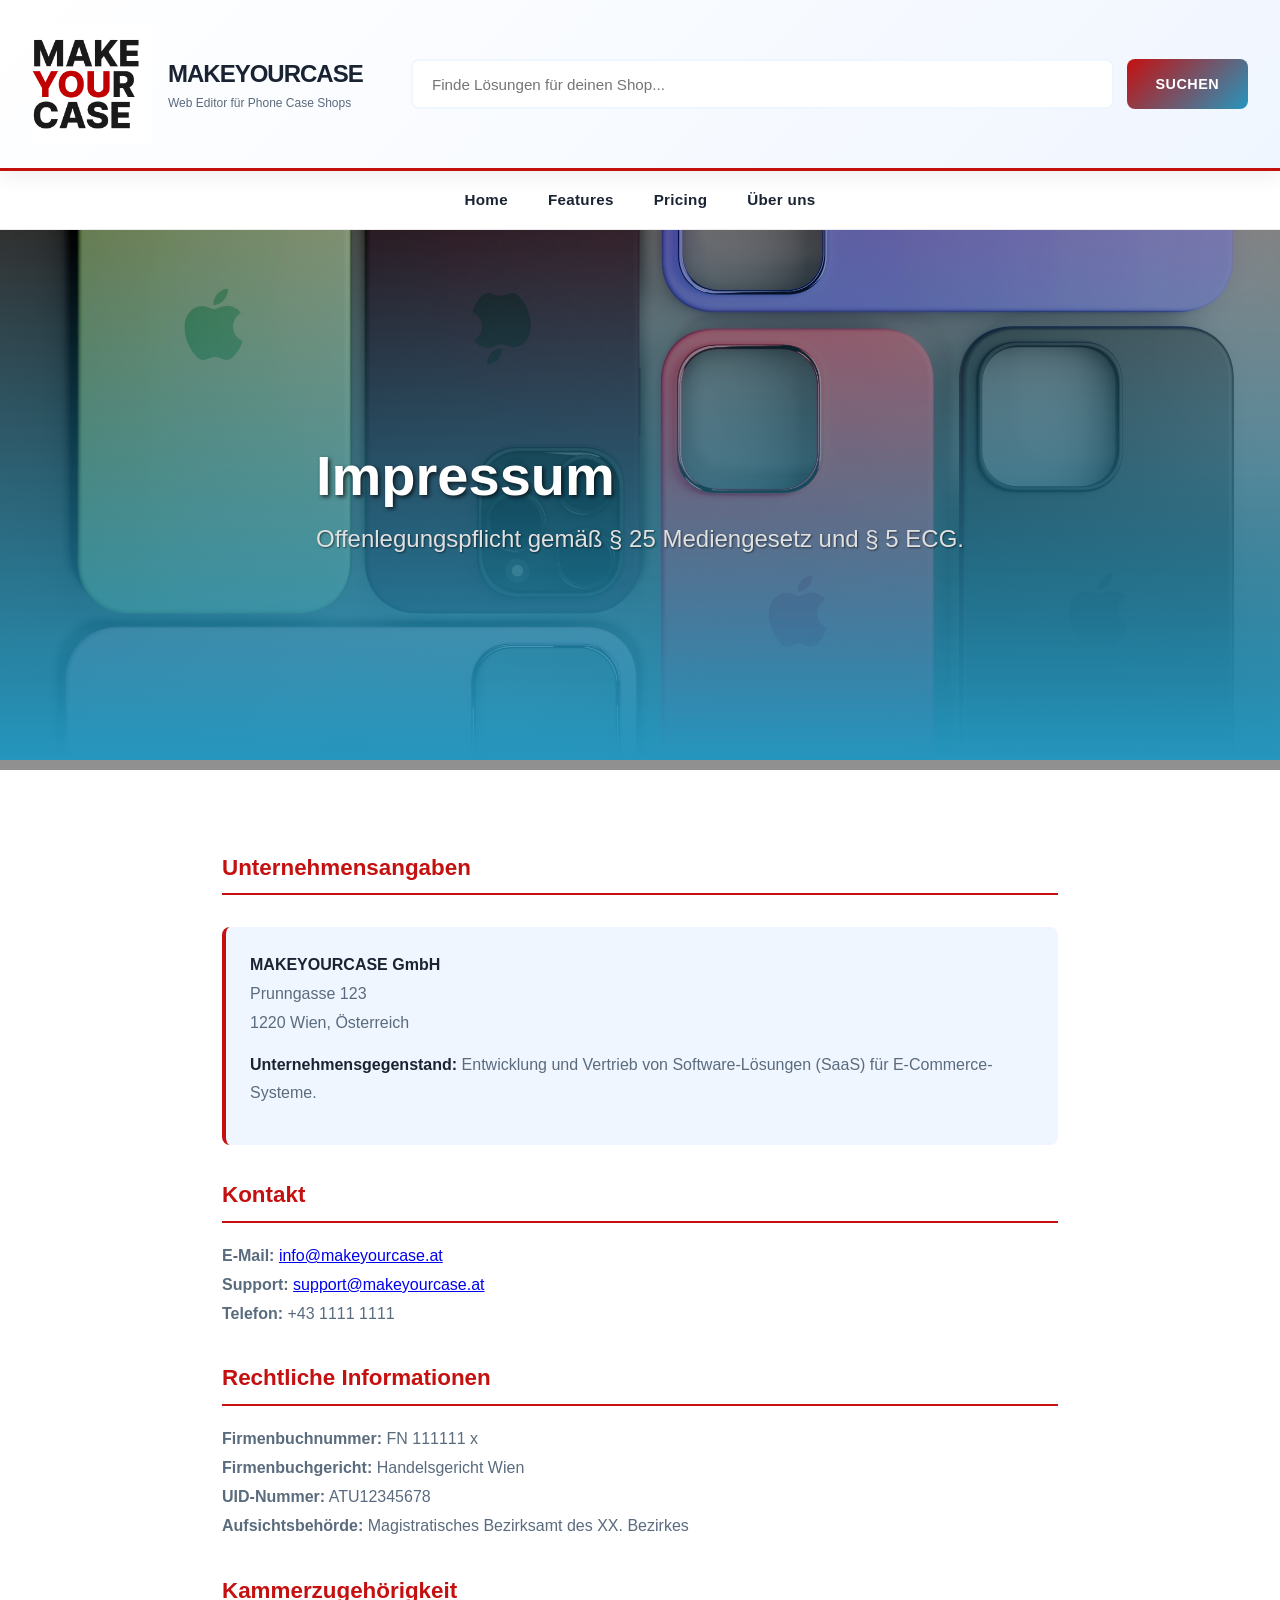
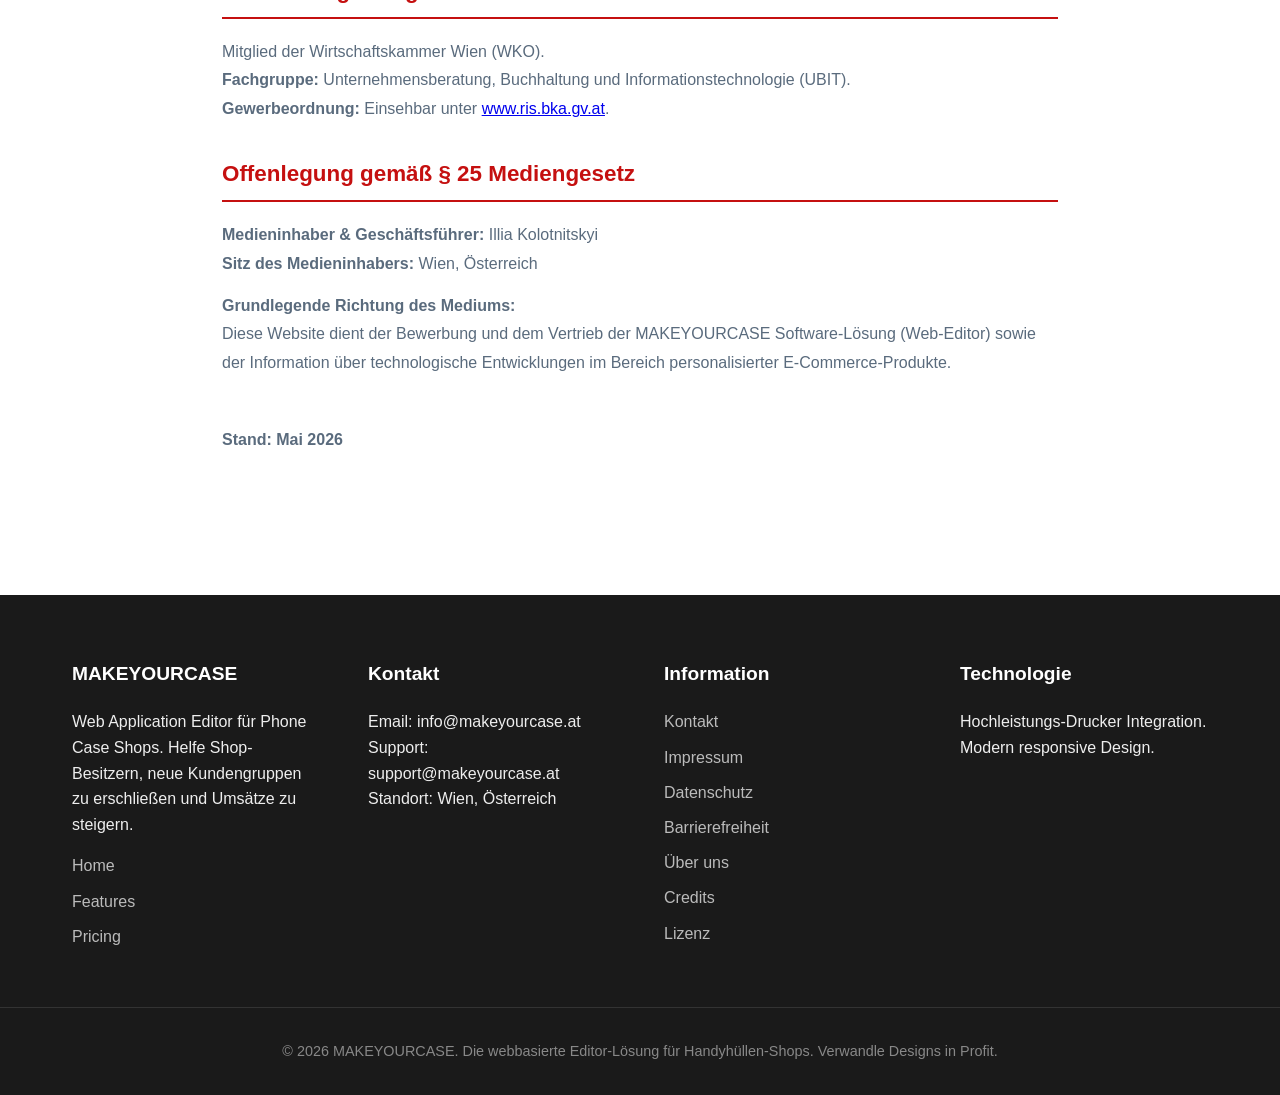
<file: impressum.html>
<!DOCTYPE html>
<html lang="de">
<head>
    <meta charset="UTF-8">
    <meta name="viewport" content="width=device-width, initial-scale=1.0">
    <meta name="description" content="Impressum - MAKEYOURCASE. Rechtliche Informationen gemäß § 5 ECG und § 24 Mediengesetz.">
    <title>Impressum - MAKEYOURCASE</title>
    <link rel="stylesheet" href="css/styles.css">
    <style>
        /* Beibehaltung deiner Styles für Konsistenz */
        .privacy-container {
            max-width: 900px;
            margin: 0 auto;
            padding: 3rem 2rem;
        }

        .privacy-container h1 {
            font-size: 2.5rem;
            color: var(--text-primary);
            margin-bottom: 2rem;
            font-weight: 900;
        }

        .privacy-container h2 {
            font-size: 1.4rem;
            color: var(--primary);
            margin-top: 2rem;
            margin-bottom: 1.2rem;
            font-weight: 800;
            border-bottom: 2px solid var(--primary);
            padding-bottom: 0.5rem;
        }

        .privacy-container p {
            color: var(--text-secondary);
            line-height: 1.8;
            margin-bottom: 0.8rem;
        }

        .info-box {
            background: var(--bg-secondary);
            border-left: 4px solid var(--primary);
            padding: 1.5rem;
            margin: 2rem 0;
            border-radius: 8px;
        }

        .info-box strong {
            color: var(--text-primary);
        }

        @media (max-width: 768px) {
            .privacy-container {
                padding: 2rem 1.5rem;
            }
            .privacy-container h1 { font-size: 1.8rem; }
            .privacy-container h2 { font-size: 1.2rem; }
        }
    </style>
</head>
<body>
    <a href="#main-content" class="skip-link">Zum Hauptinhalt springen</a>

    <header>
        <div class="header-container">
            <div class="logo">
                <img src="assets/images/logo text.png" alt="MAKEYOURCASE Logo">
                <div class="logo-text">
                    <h1>MAKEYOURCASE</h1>
                    <p>Web Editor für Phone Case Shops</p>
                </div>
            </div>
            
            <div class="search-bar" role="search">
                <label for="searchInput" class="visually-hidden">Suche</label>
                <input type="text" id="searchInput" placeholder="Finde Lösungen für deinen Shop...">
                <button onclick="searchProducts()" aria-label="Suche starten">Suchen</button>
            </div>
        </div>
    </header>

    <nav aria-label="Hauptnavigation">
        <div class="nav-container">
            <ul class="nav-links">
                <li><a href="index.html">Home</a></li>
                <li><a href="features.html">Features</a></li>
                <li><a href="pricing.html">Pricing</a></li>
                <li><a href="about.html">Über uns</a></li>
            </ul>
        </div>
    </nav>

    <main id="main-content">
        <section class="hero-banner">
            <div class="hero-content">
                <h1>Impressum</h1>
                <p>Offenlegungspflicht gemäß § 25 Mediengesetz und § 5 ECG.</p>
            </div>
        </section>

        <div class="privacy-container">
            
            <h2>Unternehmensangaben</h2>
            <div class="info-box">
                <p><strong>MAKEYOURCASE GmbH</strong><br>
                Prunngasse 123<br>
                1220 Wien, Österreich</p>
                
                <p><strong>Unternehmensgegenstand:</strong> Entwicklung und Vertrieb von Software-Lösungen (SaaS) für E-Commerce-Systeme.</p>
            </div>

            <h2>Kontakt</h2>
            <p><strong>E-Mail:</strong> <a href="mailto:info@makeyourcase.at">info@makeyourcase.at</a><br>
            <strong>Support:</strong> <a href="mailto:support@makeyourcase.at">support@makeyourcase.at</a><br>
            <strong>Telefon:</strong> +43 1111 1111</p>

            <h2>Rechtliche Informationen</h2>
            <p><strong>Firmenbuchnummer:</strong> FN 111111 x<br>
            <strong>Firmenbuchgericht:</strong> Handelsgericht Wien<br>
            <strong>UID-Nummer:</strong> ATU12345678<br>
            <strong>Aufsichtsbehörde:</strong> Magistratisches Bezirksamt des XX. Bezirkes</p>

            <h2>Kammerzugehörigkeit</h2>
            <p>Mitglied der Wirtschaftskammer Wien (WKO).<br>
            <strong>Fachgruppe:</strong> Unternehmensberatung, Buchhaltung und Informationstechnologie (UBIT).<br>
            <strong>Gewerbeordnung:</strong> Einsehbar unter <a href="https://www.ris.bka.gv.at" target="_blank">www.ris.bka.gv.at</a>.</p>

            <h2>Offenlegung gemäß § 25 Mediengesetz</h2>
            <p><strong>Medieninhaber & Geschäftsführer:</strong> Illia Kolotnitskyi<br>
            <strong>Sitz des Medieninhabers:</strong> Wien, Österreich</p>
            
            <p><strong>Grundlegende Richtung des Mediums:</strong><br>
            Diese Website dient der Bewerbung und dem Vertrieb der MAKEYOURCASE Software-Lösung (Web-Editor) sowie der Information über technologische Entwicklungen im Bereich personalisierter E-Commerce-Produkte.</p>

            <p style="margin-top: 3rem; font-weight: bold; color: var(--text-secondary);">Stand: Mai 2026</p>
        </div>
    </main>

    <footer>
        <div class="footer-container">
            <div class="footer-section">
                <h3>MAKEYOURCASE</h3>
                <p>Web Application Editor für Phone Case Shops. Helfe Shop-Besitzern, neue Kundengruppen zu erschließen und Umsätze zu steigern.</p>
                <ul style="list-style: none; padding: 0; margin-top: 1rem;">
                    <li><a href="index.html">Home</a></li>
                    <li><a href="features.html">Features</a></li>
                    <li><a href="pricing.html">Pricing</a></li>
                </ul>
            </div>
            <div class="footer-section">
                <h3>Kontakt</h3>
                <p>Email: info@makeyourcase.at</p>
                <p>Support: support@makeyourcase.at</p>
                <p>Standort: Wien, Österreich</p>
            </div>
            <div class="footer-section">
                <h3>Information</h3>
                <ul style="list-style: none; padding: 0;">
                    <li><a href="kontakt.html">Kontakt</a></li>
                    <li><a href="impressum.html">Impressum</a></li>
                    <li><a href="datenschutz.html">Datenschutz</a></li>
                    <li><a href="barrierefrei.html">Barrierefreiheit</a></li>
                    <li><a href="about.html">Über uns</a></li>
                    <li><a href="lizenzen.html">Credits</a></li>
                    <li><a href="lizenzvereinbarung.html">Lizenz</a></li>
                </ul>
            </div>
            <div class="footer-section">
                <h3>Technologie</h3>
                <p>Hochleistungs-Drucker Integration. Modern responsive Design.</p>
            </div>
        </div>
        <div class="footer-bottom">
            <p>&copy; 2026 MAKEYOURCASE. Die webbasierte Editor-Lösung für Handyhüllen-Shops. Verwandle Designs in Profit.</p>
        </div>
    </footer>

    <script src="js/app.js"></script>
</body>
</html>
</file>
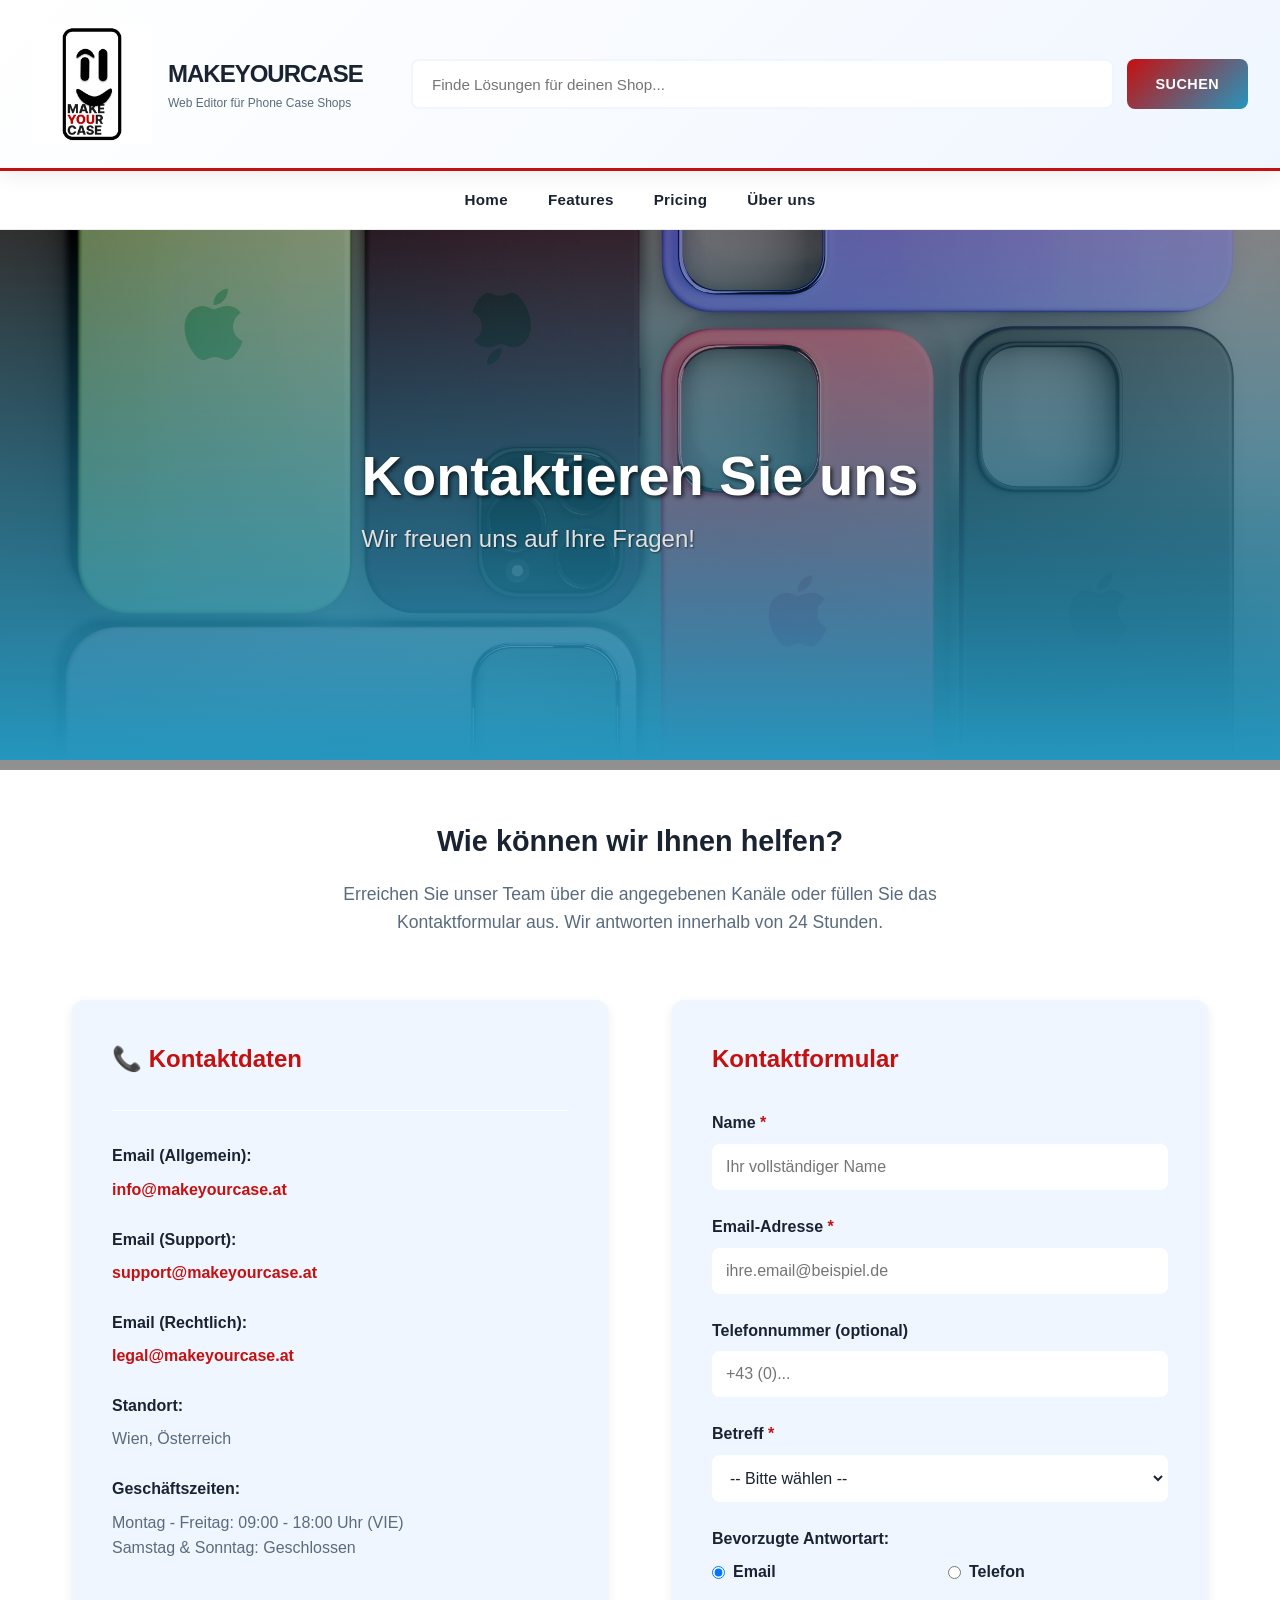
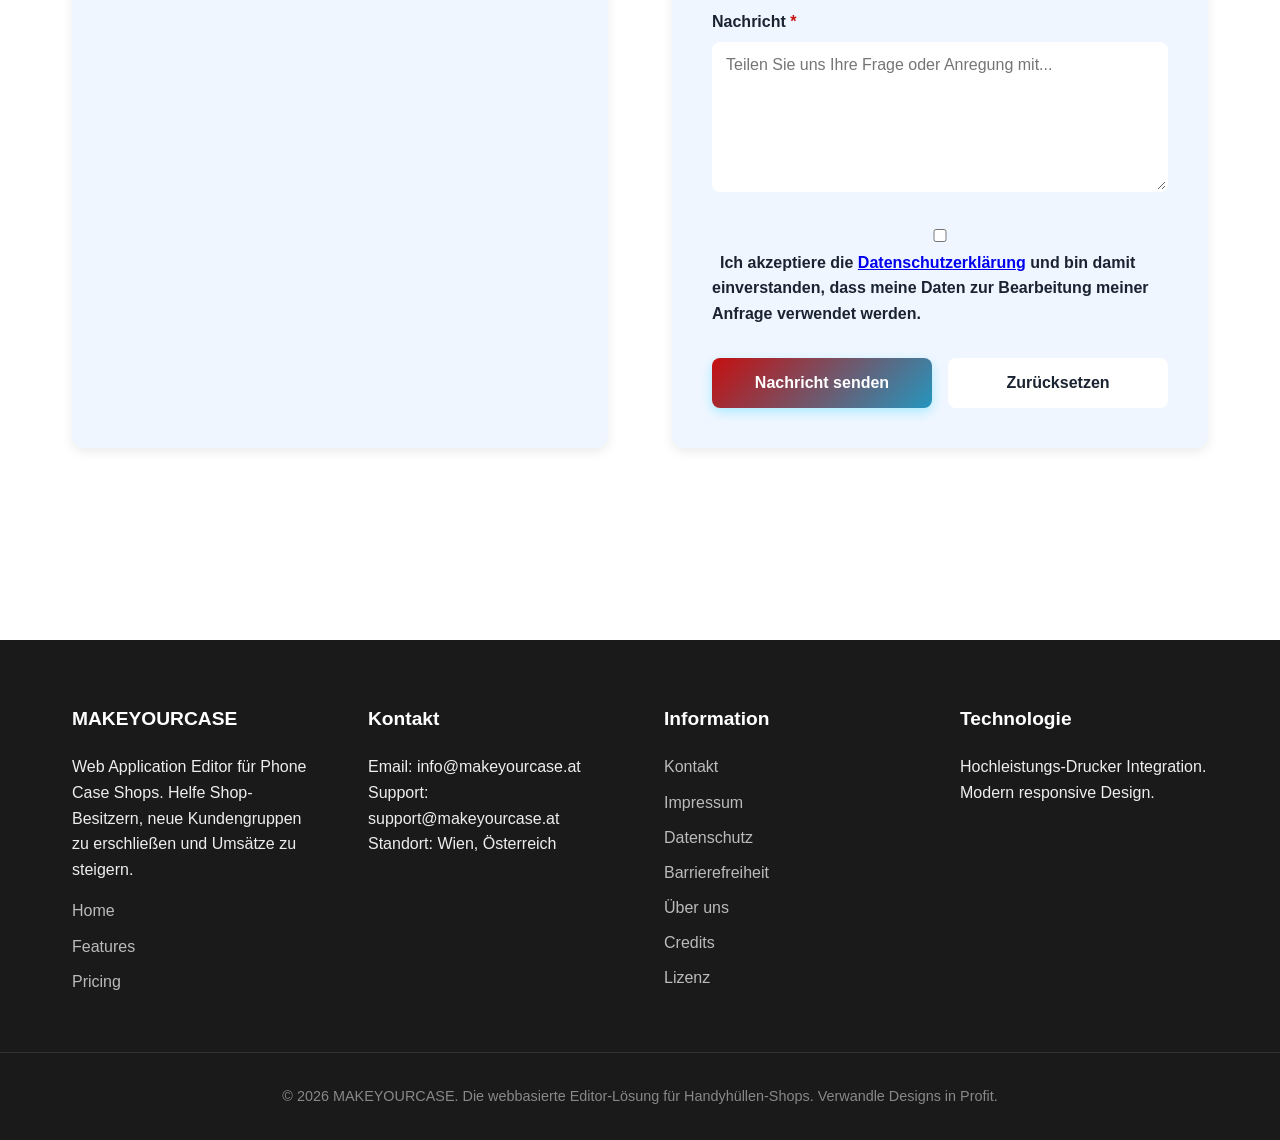
<file: kontakt.html>
<!DOCTYPE html>
<html lang="de">
<head>
    <meta charset="UTF-8">
    <meta name="viewport" content="width=device-width, initial-scale=1.0">
    <meta name="description" content="Kontakt - MAKEYOURCASE. Wir freuen uns auf Ihre Nachricht!">
    <title>Kontakt - MAKEYOURCASE</title>
    <link rel="stylesheet" href="css/styles.css">
    <style>
        .contact-container {
            max-width: 1200px;
            margin: 0 auto;
            padding: 3rem 2rem;
        }

        .contact-header {
            text-align: center;
            margin-bottom: 4rem;
        }

        .contact-header h1 {
            font-size: 2.8rem;
            color: var(--text-primary);
            margin-bottom: 1rem;
            font-weight: 900;
        }

        .contact-header p {
            font-size: 1.1rem;
            color: var(--text-secondary);
            max-width: 600px;
            margin: 0 auto;
        }

        .contact-grid {
            display: grid;
            grid-template-columns: 1fr 1fr;
            gap: 4rem;
            margin-bottom: 4rem;
        }

        .contact-info {
            background: var(--bg-secondary);
            padding: 2.5rem;
            border-radius: 12px;
            box-shadow: 0 4px 12px rgba(0, 0, 0, 0.08);
        }

        .contact-info h2 {
            font-size: 1.5rem;
            color: var(--primary);
            margin-bottom: 1.5rem;
            font-weight: 800;
        }

        .contact-info p {
            color: var(--text-secondary);
            margin-bottom: 1rem;
            line-height: 1.8;
        }

        .contact-info a {
            color: var(--primary);
            text-decoration: none;
            font-weight: 600;
            transition: all 0.3s ease;
        }

        .contact-info a:hover {
            text-decoration: underline;
        }

        .contact-details {
            margin-top: 2rem;
            padding-top: 2rem;
            border-top: 1px solid var(--bg-primary);
        }

        .contact-detail-item {
            margin-bottom: 1.5rem;
        }

        .contact-detail-label {
            font-weight: 700;
            color: var(--text-primary);
            display: block;
            margin-bottom: 0.5rem;
        }

        .contact-detail-value {
            color: var(--text-secondary);
        }

        .contact-form-section {
            background: var(--bg-secondary);
            padding: 2.5rem;
            border-radius: 12px;
            box-shadow: 0 4px 12px rgba(0, 0, 0, 0.08);
        }

        .contact-form-section h2 {
            font-size: 1.5rem;
            color: var(--primary);
            margin-bottom: 2rem;
            font-weight: 800;
        }

        .form-group {
            margin-bottom: 1.5rem;
        }

        .form-group label {
            display: block;
            margin-bottom: 0.5rem;
            font-weight: 600;
            color: var(--text-primary);
        }

        .form-group input,
        .form-group textarea,
        .form-group select {
            width: 100%;
            padding: 0.75rem;
            border: 2px solid var(--bg-primary);
            border-radius: 8px;
            font-family: inherit;
            font-size: 1rem;
            color: var(--text-primary);
            background: var(--bg-primary);
            transition: all 0.3s ease;
        }

        .form-group input:focus,
        .form-group textarea:focus,
        .form-group select:focus {
            outline: none;
            border-color: var(--primary);
            box-shadow: 0 0 0 3px rgba(0, 212, 255, 0.1);
        }

        .form-group textarea {
            resize: vertical;
            min-height: 150px;
        }

        .form-group.required label::after {
            content: " *";
            color: var(--primary);
            font-weight: bold;
        }

        .form-actions {
            display: flex;
            gap: 1rem;
            margin-top: 2rem;
        }

        .form-actions button,
        .form-actions a {
            flex: 1;
            padding: 1rem;
            border: none;
            border-radius: 8px;
            font-size: 1rem;
            font-weight: 700;
            cursor: pointer;
            transition: all 0.3s ease;
            text-align: center;
            text-decoration: none;
        }

        .btn-submit {
            background: linear-gradient(135deg, var(--primary) 0%, var(--accent) 100%);
            color: white;
            box-shadow: 0 4px 12px rgba(0, 212, 255, 0.3);
        }

        .btn-submit:hover {
            transform: translateY(-2px);
            box-shadow: 0 8px 20px rgba(0, 212, 255, 0.4);
        }

        .btn-reset {
            background: var(--bg-primary);
            color: var(--text-primary);
            border: 2px solid var(--primary);
        }

        .btn-reset:hover {
            background: var(--primary);
            color: white;
        }

        .form-message {
            padding: 1rem;
            border-radius: 8px;
            margin-bottom: 2rem;
            display: none;
        }

        .form-message.success {
            background: #d4edda;
            color: #155724;
            border: 1px solid #c3e6cb;
            display: block;
        }

        .form-message.error {
            background: #f8d7da;
            color: #721c24;
            border: 1px solid #f5c6cb;
            display: block;
        }

        .response-types {
            display: grid;
            grid-template-columns: repeat(2, 1fr);
            gap: 1rem;
            margin-bottom: 1.5rem;
        }

        .response-type {
            display: flex;
            align-items: center;
        }

        .response-type input[type="radio"] {
            width: auto;
            margin-right: 0.5rem;
            cursor: pointer;
        }

        .response-type label {
            margin-bottom: 0;
            cursor: pointer;
            flex: 1;
        }

        @media (max-width: 768px) {
            .contact-grid {
                grid-template-columns: 1fr;
                gap: 2rem;
            }

            .contact-header h1 {
                font-size: 2rem;
            }

            .response-types {
                grid-template-columns: 1fr;
            }
        }
    </style>
</head>
<body>
    <a href="#main-content" class="skip-link">Zum Hauptinhalt springen</a>

    <header>
        <div class="header-container">
            <div class="logo">
                <img src="assets/images/Wort-:Bildmarke white background.png" alt="MAKEYOURCASE Logo">
                <div class="logo-text">
                    <h1>MAKEYOURCASE</h1>
                    <p>Web Editor für Phone Case Shops</p>
                </div>
            </div>
            
            <div class="search-bar" role="search">
                <label for="searchInput" class="visually-hidden">Suche</label>
                <input type="text" id="searchInput" placeholder="Finde Lösungen für deinen Shop...">
                <button onclick="searchProducts()" aria-label="Suche starten">Suchen</button>
            </div>
        </div>
    </header>

    <nav aria-label="Hauptnavigation">
        <div class="nav-container">
            <ul class="nav-links">
                <li><a href="index.html">Home</a></li>
                <li><a href="features.html">Features</a></li>
                <li><a href="pricing.html">Pricing</a></li>
                <li><a href="about.html">Über uns</a></li>
                <!-- <li><a href="datenschutz.html">Datenschutz</a></li>
                <li><a href="barrierefrei.html">Barrierefreiheit</a></li> -->
            </ul>
        </div>
    </nav>

    <main id="main-content">
        <section class="hero-banner">
            <div class="hero-content">
                <h1>Kontaktieren Sie uns</h1>
                <p>Wir freuen uns auf Ihre Fragen!</p>
            </div>
        </section>

        <div class="contact-container">
            <section class="contact-header">
                <h2 style="font-size: 1.8rem; color: var(--text-primary); margin-bottom: 1rem;">Wie können wir Ihnen helfen?</h2>
                <p>Erreichen Sie unser Team über die angegebenen Kanäle oder füllen Sie das Kontaktformular aus. Wir antworten innerhalb von 24 Stunden.</p>
            </section>

            <div class="contact-grid">
                <div class="contact-info">
                    <h2>📞 Kontaktdaten</h2>
                    
                    <div class="contact-details">
                        <div class="contact-detail-item">
                            <span class="contact-detail-label">Email (Allgemein):</span>
                            <span class="contact-detail-value"><a href="mailto:info@makeyourcase.at">info@makeyourcase.at</a></span>
                        </div>
                        
                        <div class="contact-detail-item">
                            <span class="contact-detail-label">Email (Support):</span>
                            <span class="contact-detail-value"><a href="mailto:support@makeyourcase.at">support@makeyourcase.at</a></span>
                        </div>
                        
                        <div class="contact-detail-item">
                            <span class="contact-detail-label">Email (Rechtlich):</span>
                            <span class="contact-detail-value"><a href="mailto:legal@makeyourcase.at">legal@makeyourcase.at</a></span>
                        </div>

                        <div class="contact-detail-item">
                            <span class="contact-detail-label">Standort:</span>
                            <span class="contact-detail-value">Wien, Österreich</span>
                        </div>

                        <div class="contact-detail-item">
                            <span class="contact-detail-label">Geschäftszeiten:</span>
                            <span class="contact-detail-value">
                                Montag - Freitag: 09:00 - 18:00 Uhr (VIE)<br>
                                Samstag & Sonntag: Geschlossen
                            </span>
                        </div>
                    </div>

                </div>

                <div class="contact-form-section">
                    <h2>Kontaktformular</h2>
                    
                    <div id="formMessage" class="form-message"></div>

                    <form id="contactForm" name="contact-form" method="POST" action="#">
                        <div class="form-group required">
                            <label for="name">Name</label>
                            <input type="text" id="name" name="name" required placeholder="Ihr vollständiger Name">
                        </div>

                        <div class="form-group required">
                            <label for="email">Email-Adresse</label>
                            <input type="email" id="email" name="email" required placeholder="ihre.email@beispiel.de">
                        </div>

                        <div class="form-group">
                            <label for="phone">Telefonnummer (optional)</label>
                            <input type="tel" id="phone" name="phone" placeholder="+43 (0)...">
                        </div>

                        <div class="form-group required">
                            <label for="subject">Betreff</label>
                            <select id="subject" name="subject" required>
                                <option value="">-- Bitte wählen --</option>
                                <option value="inquiry">Allgemeine Anfrage</option>
                                <option value="support">Technischer Support</option>
                                <option value="demo">Demo anfragen</option>
                                <option value="partnership">Geschäftspartnerschaft</option>
                                <option value="complaint">Beschwerde</option>
                                <option value="other">Sonstiges</option>
                            </select>
                        </div>

                        <div class="form-group">
                            <label>Bevorzugte Antwortart:</label>
                            <div class="response-types">
                                <div class="response-type">
                                    <input type="radio" id="response-email" name="response-type" value="email" checked>
                                    <label for="response-email">Email</label>
                                </div>
                                <div class="response-type">
                                    <input type="radio" id="response-phone" name="response-type" value="phone">
                                    <label for="response-phone">Telefon</label>
                                </div>
                            </div>
                        </div>

                        <div class="form-group required">
                            <label for="message">Nachricht</label>
                            <textarea id="message" name="message" required placeholder="Teilen Sie uns Ihre Frage oder Anregung mit..."></textarea>
                        </div>

                        <div class="form-group">
                            <input type="checkbox" id="privacy-consent" name="privacy-consent" required>
                            <label for="privacy-consent" style="display: inline; margin-left: 0.5rem;">
                                Ich akzeptiere die <a href="datenschutz.html" target="_blank">Datenschutzerklärung</a> und bin damit einverstanden, dass meine Daten zur Bearbeitung meiner Anfrage verwendet werden.
                            </label>
                        </div>

                        <div class="form-actions">
                            <button type="submit" class="btn-submit">Nachricht senden</button>
                            <button type="reset" class="btn-reset">Zurücksetzen</button>
                        </div>
                    </form>
                </div>
            </div>


        </div>
    </main>

<footer>
        <div class="footer-container">
            <div class="footer-section">
                <h3>MAKEYOURCASE</h3>
                <p>Web Application Editor für Phone Case Shops. Helfe Shop-Besitzern, neue Kundengruppen zu erschließen und Umsätze zu steigern.</p>
                <ul style="list-style: none; padding: 0; margin-top: 1rem;">
                    <li><a href="index.html">Home</a></li>
                    <li><a href="features.html">Features</a></li>
                    <li><a href="pricing.html">Pricing</a></li>
                </ul>
            </div>
            <div class="footer-section">
                <h3>Kontakt</h3>
                <p>Email: info@makeyourcase.at</p>
                <p>Support: support@makeyourcase.at</p>
                <p>Standort: Wien, Österreich</p>
            </div>
            <div class="footer-section">
                <h3>Information</h3>
                <ul style="list-style: none; padding: 0;">
                    <li><a href="kontakt.html">Kontakt</a></li>
                    <li><a href="impressum.html">Impressum</a></li>
                    <li><a href="datenschutz.html">Datenschutz</a></li>
                    <li><a href="barrierefrei.html">Barrierefreiheit</a></li>
                    <li><a href="about.html">Über uns</a></li>
                    <li><a href="lizenzen.html">Credits</a></li>
                    <li><a href="lizenzvereinbarung.html">Lizenz</a></li>
                </ul>
            </div>
            <div class="footer-section">
                <h3>Technologie</h3>
                <p>Hochleistungs-Drucker Integration. Modern responsive Design.</p>
            </div>
        </div>
        <div class="footer-bottom">
            <p>&copy; 2026 MAKEYOURCASE. Die webbasierte Editor-Lösung für Handyhüllen-Shops. Verwandle Designs in Profit.</p>
        </div>
    </footer>

</body>
</html>
</file>
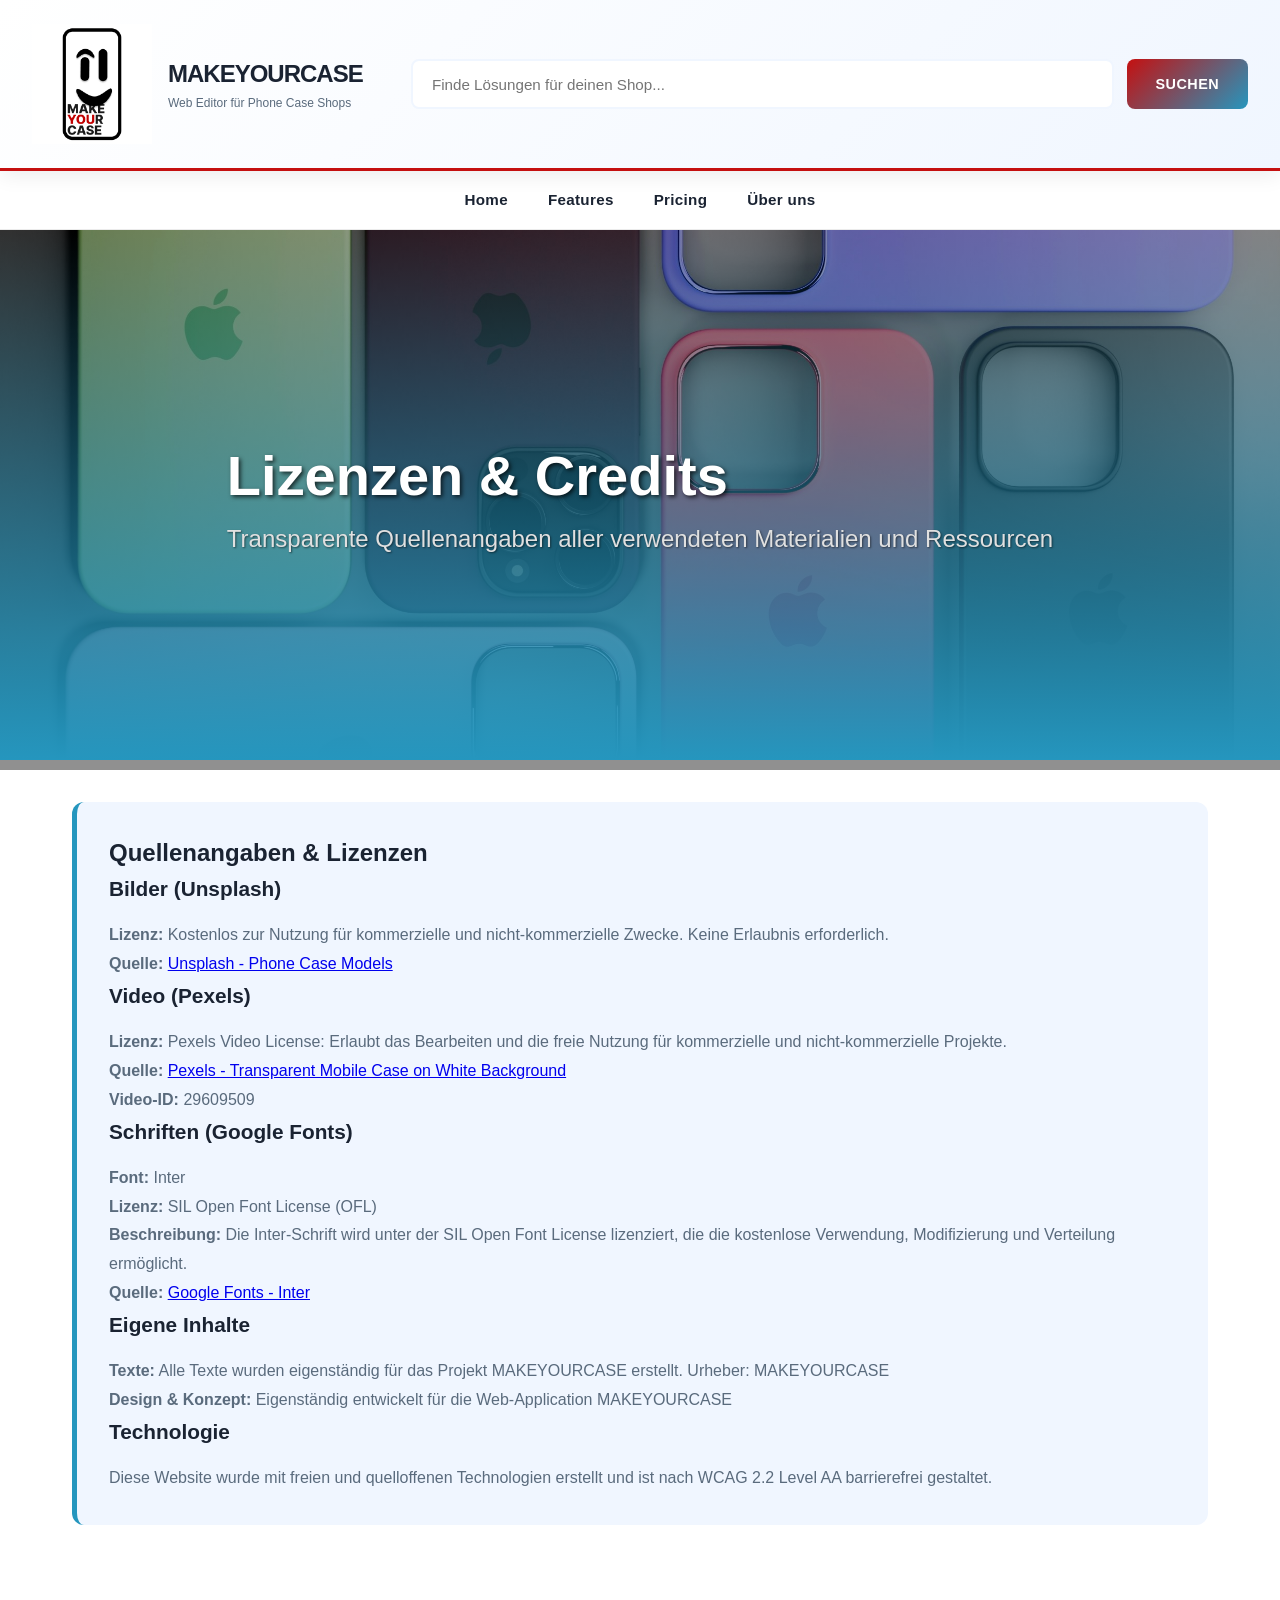
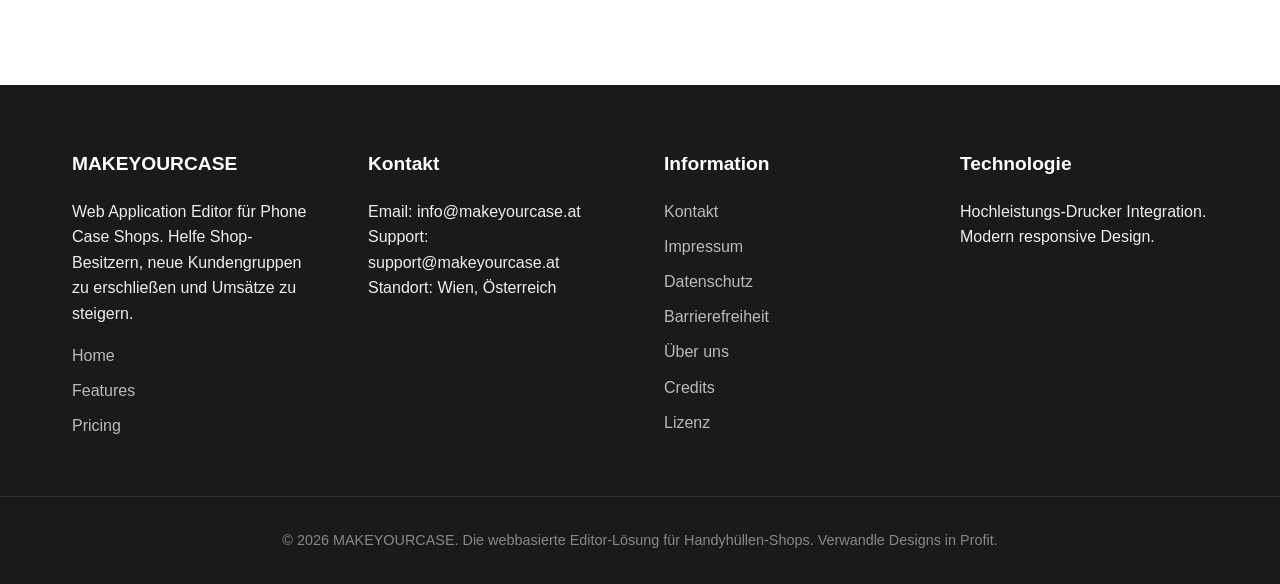
<file: lizenzen.html>
<!DOCTYPE html>
<html lang="de">
<head>
    <meta charset="UTF-8">
    <meta name="viewport" content="width=device-width, initial-scale=1.0">
    <meta name="description" content="Lizenzen und Quellenangaben - MAKEYOURCASE">
    <title>Lizenzen & Credits - MAKEYOURCASE</title>
    <link rel="stylesheet" href="css/styles.css">
</head>
<body>
    <a href="#main-content" class="skip-link">Zum Hauptinhalt springen</a>

    <header>
        <div class="header-container">
            <div class="logo">
                <img src="assets/images/Wort-:Bildmarke white background.png" alt="MAKEYOURCASE Logo">
                <div class="logo-text">
                    <h1>MAKEYOURCASE</h1>
                    <p>Web Editor für Phone Case Shops</p>
                </div>
            </div>
            
            <div class="search-bar" role="search">
                <label for="searchInput" class="visually-hidden">Suche</label>
                <input type="text" id="searchInput" placeholder="Finde Lösungen für deinen Shop...">
                <button onclick="searchProducts()" aria-label="Suche starten">Suchen</button>
            </div>
        </div>
    </header>

    <nav aria-label="Hauptnavigation">
        <div class="nav-container">
            <ul class="nav-links">
                <li><a href="index.html">Home</a></li>
                <li><a href="features.html">Features</a></li>
                <li><a href="pricing.html">Pricing</a></li>
                <li><a href="about.html">Über uns</a></li>
            </ul>
        </div>
    </nav>

    <main id="main-content">
        <section class="hero-banner">
            <div class="hero-content">
                <h1>Lizenzen & Credits</h1>
                <p>Transparente Quellenangaben aller verwendeten Materialien und Ressourcen</p>
            </div>
        </section>

        <div class="container">
            <section class="info-highlight" role="alert" aria-live="polite">
                <h2>Quellenangaben & Lizenzen</h2>
                
                <h3>Bilder (Unsplash)</h3>
                <p>
                    <strong>Lizenz:</strong> Kostenlos zur Nutzung für kommerzielle und nicht-kommerzielle Zwecke. Keine Erlaubnis erforderlich.<br>
                    <strong>Quelle:</strong> <a href="https://unsplash.com/s/photos/phone-case-models?license=free" target="_blank" rel="noopener noreferrer">Unsplash - Phone Case Models</a>
                </p>

                <h3>Video (Pexels)</h3>
                <p>
                    <strong>Lizenz:</strong> Pexels Video License: Erlaubt das Bearbeiten und die freie Nutzung für kommerzielle und nicht-kommerzielle Projekte.<br>
                    <strong>Quelle:</strong> <a href="https://www.pexels.com/video/transparent-mobile-case-on-white-background-29609509/" target="_blank" rel="noopener noreferrer">Pexels - Transparent Mobile Case on White Background</a><br>
                    <strong>Video-ID:</strong> 29609509
                </p>

                <h3>Schriften (Google Fonts)</h3>
                <p>
                    <strong>Font:</strong> Inter<br>
                    <strong>Lizenz:</strong> SIL Open Font License (OFL)<br>
                    <strong>Beschreibung:</strong> Die Inter-Schrift wird unter der SIL Open Font License lizenziert, die die kostenlose Verwendung, Modifizierung und Verteilung ermöglicht.<br>
                    <strong>Quelle:</strong> <a href="https://fonts.google.com/specimen/Inter" target="_blank" rel="noopener noreferrer">Google Fonts - Inter</a>
                </p>

                <h3>Eigene Inhalte</h3>
                <p>
                    <strong>Texte:</strong> Alle Texte wurden eigenständig für das Projekt MAKEYOURCASE erstellt. Urheber: MAKEYOURCASE<br>
                    <strong>Design & Konzept:</strong> Eigenständig entwickelt für die Web-Application MAKEYOURCASE
                </p>

                <h3>Technologie</h3>
                <p>
                    Diese Website wurde mit freien und quelloffenen Technologien erstellt und ist nach WCAG 2.2 Level AA barrierefrei gestaltet.
                </p>
            </section>
        </div>
    </main>

    <footer>
        <div class="footer-container">
            <div class="footer-section">
                <h3>MAKEYOURCASE</h3>
                <p>Web Application Editor für Phone Case Shops. Helfe Shop-Besitzern, neue Kundengruppen zu erschließen und Umsätze zu steigern.</p>
                <ul style="list-style: none; padding: 0; margin-top: 1rem;">
                    <li><a href="index.html">Home</a></li>
                    <li><a href="features.html">Features</a></li>
                    <li><a href="pricing.html">Pricing</a></li>
                </ul>
            </div>
            <div class="footer-section">
                <h3>Kontakt</h3>
                <p>Email: info@makeyourcase.at</p>
                <p>Support: support@makeyourcase.at</p>
                <p>Standort: Wien, Österreich</p>
            </div>
            <div class="footer-section">
                <h3>Information</h3>
                <ul style="list-style: none; padding: 0;">
                    <li><a href="kontakt.html">Kontakt</a></li>
                    <li><a href="impressum.html">Impressum</a></li>
                    <li><a href="datenschutz.html">Datenschutz</a></li>
                    <li><a href="barrierefrei.html">Barrierefreiheit</a></li>
                    <li><a href="about.html">Über uns</a></li>
                    <li><a href="lizenzen.html">Credits</a></li>
                    <li><a href="lizenzvereinbarung.html">Lizenz</a></li>
                </ul>
            </div>
            <div class="footer-section">
                <h3>Technologie</h3>
                <p>Hochleistungs-Drucker Integration. Modern responsive Design.</p>
            </div>
        </div>
        <div class="footer-bottom">
            <p>&copy; 2026 MAKEYOURCASE. Die webbasierte Editor-Lösung für Handyhüllen-Shops. Verwandle Designs in Profit.</p>
        </div>
    </footer>

    <script src="js/app.js"></script>
</body>
</html>
</file>
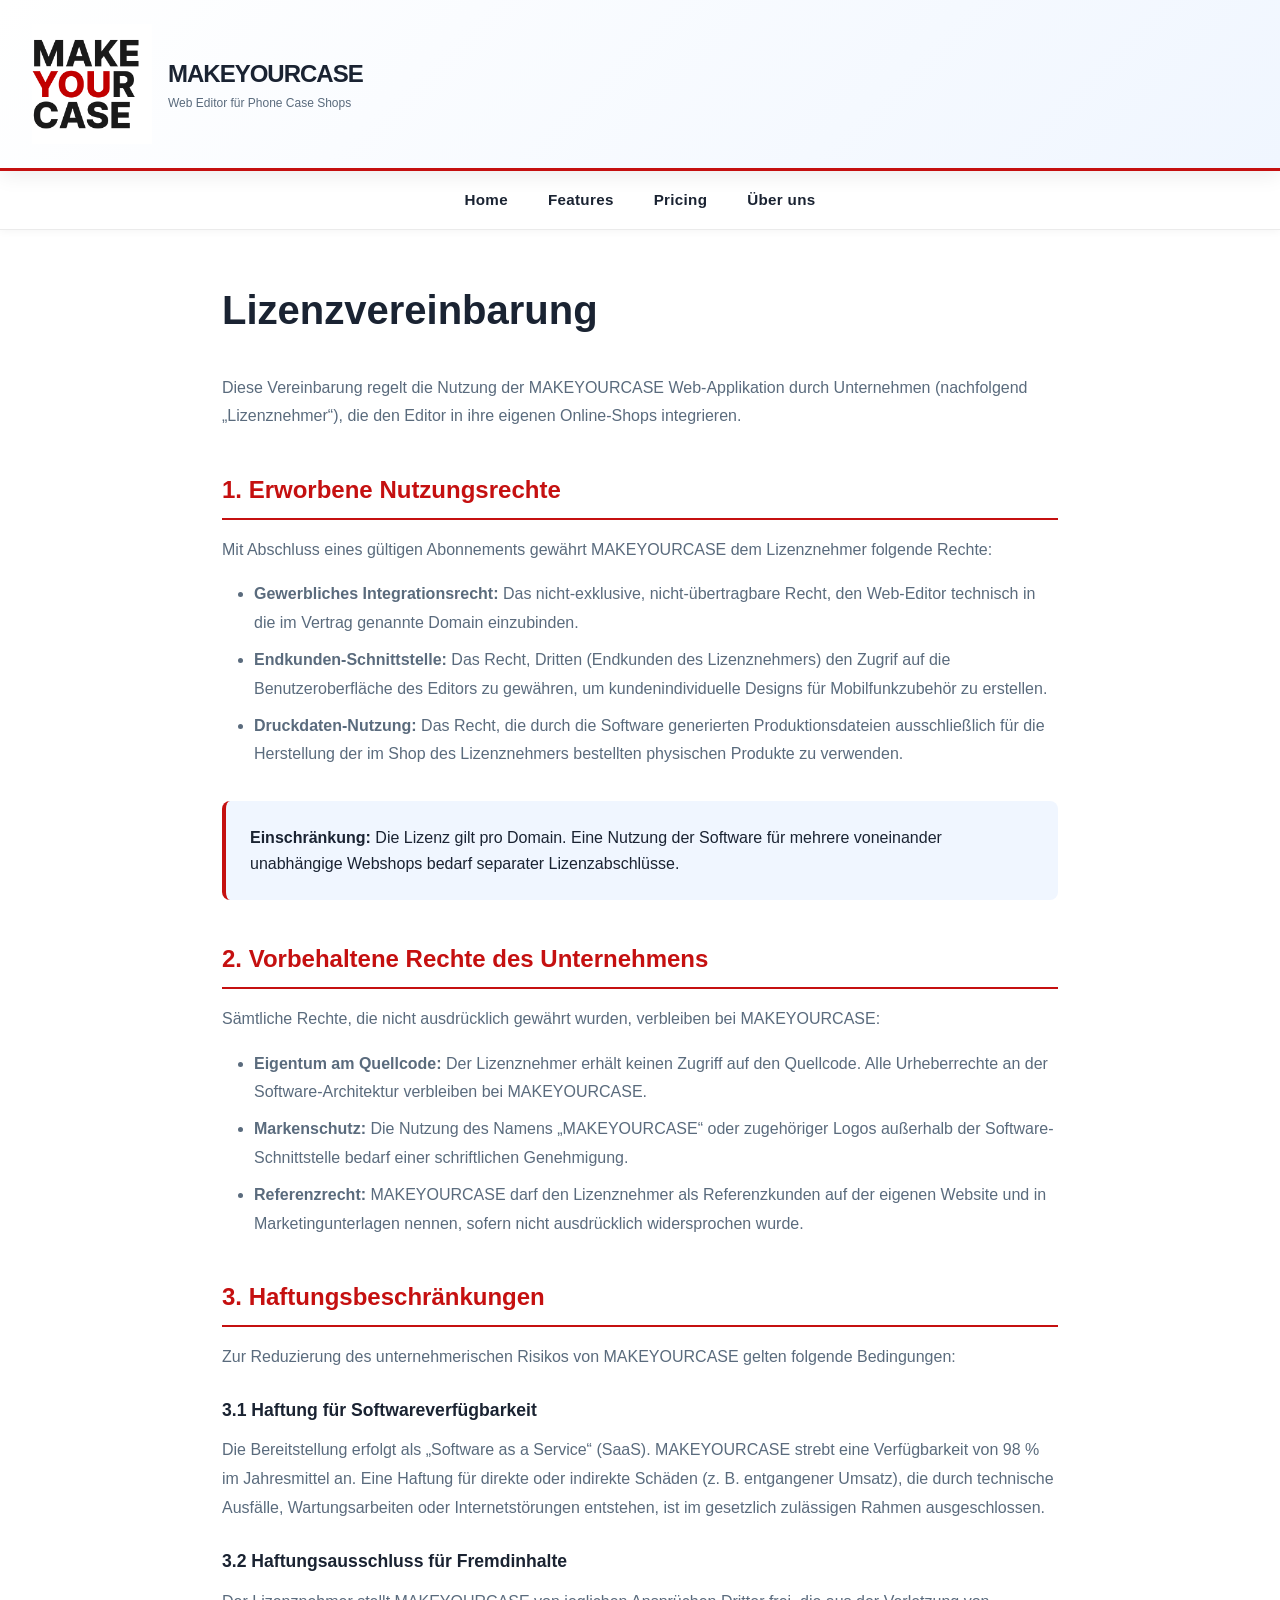
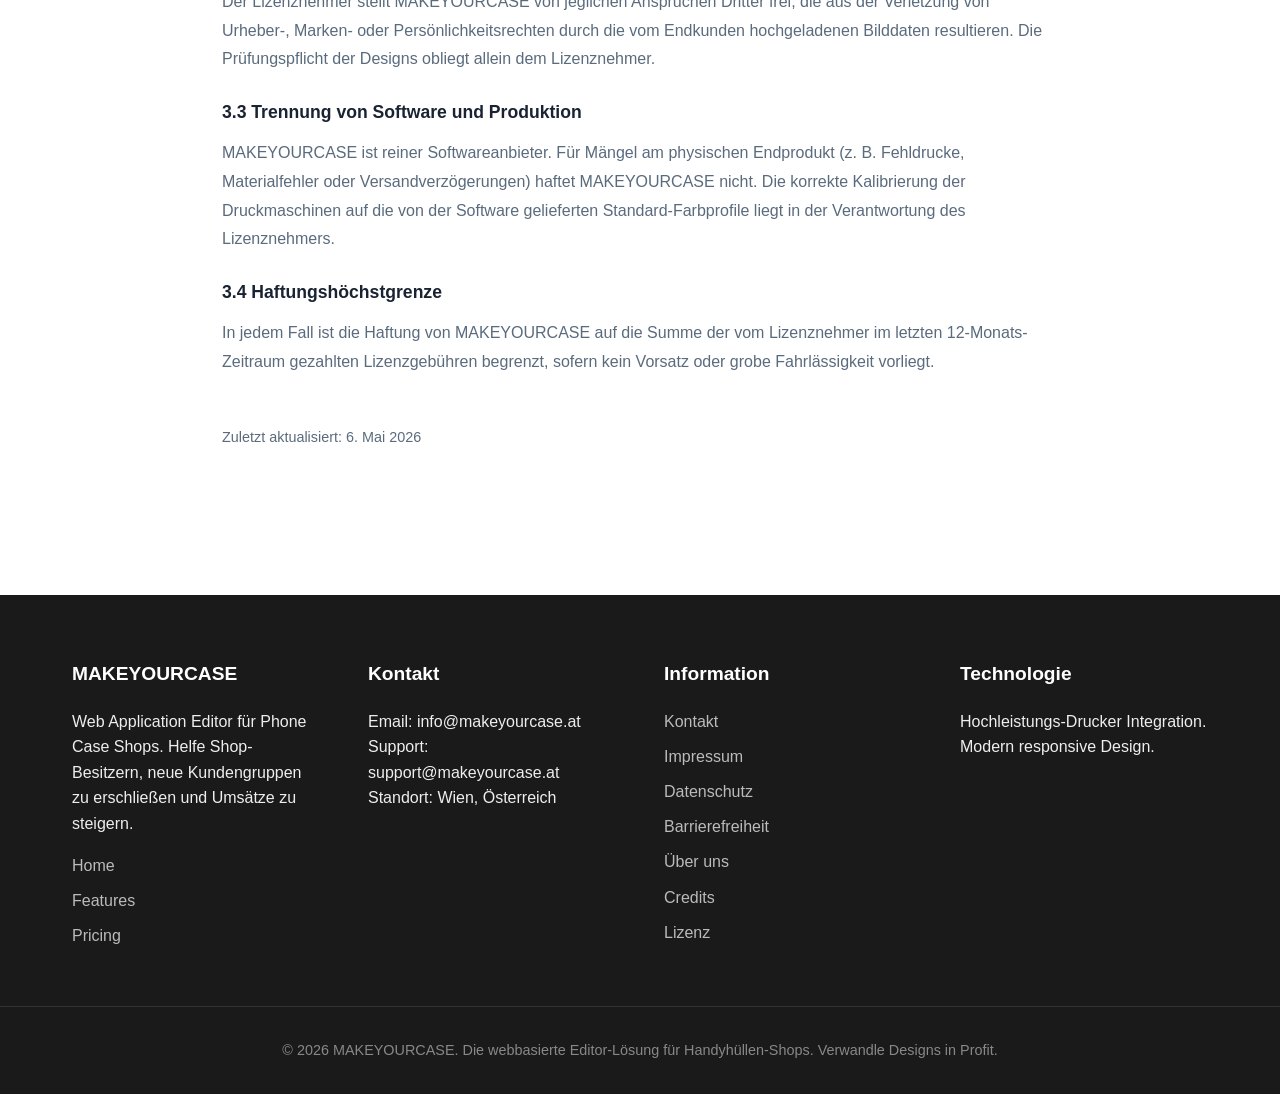
<file: lizenzvereinbarung.html>
<!DOCTYPE html>
<html lang="de">
<head>
    <meta charset="UTF-8">
    <meta name="viewport" content="width=device-width, initial-scale=1.0">
    <meta name="description" content="Lizenzvereinbarung - MAKEYOURCASE. Rechtliche Rahmenbedingungen für die Nutzung unserer B2B Web-Applikation.">
    <title>Lizenz - MAKEYOURCASE</title>
    <link rel="stylesheet" href="css/styles.css">
    <style>
        .privacy-container {
            max-width: 900px;
            margin: 0 auto;
            padding: 3rem 2rem;
        }

        .privacy-container h1 {
            font-size: 2.5rem;
            color: var(--text-primary);
            margin-bottom: 2rem;
            font-weight: 900;
        }

        .privacy-container h2 {
            font-size: 1.5rem;
            color: var(--primary);
            margin-top: 2.5rem;
            margin-bottom: 1rem;
            font-weight: 800;
            border-bottom: 2px solid var(--primary);
            padding-bottom: 0.5rem;
        }

        .privacy-container h3 {
            font-size: 1.1rem;
            color: var(--text-primary);
            margin-top: 1.5rem;
            margin-bottom: 0.8rem;
            font-weight: 700;
        }

        .privacy-container p {
            color: var(--text-secondary);
            line-height: 1.8;
            margin-bottom: 1rem;
        }

        .privacy-container ul {
            color: var(--text-secondary);
            margin-left: 2rem;
            margin-bottom: 1rem;
            line-height: 1.8;
        }

        .privacy-container li {
            margin-bottom: 0.5rem;
        }

        .info-box {
            background: var(--bg-secondary);
            border-left: 4px solid var(--primary);
            padding: 1.5rem;
            margin: 2rem 0;
            border-radius: 8px;
        }

        .info-box strong {
            color: var(--text-primary);
        }

        @media (max-width: 768px) {
            .privacy-container { padding: 2rem 1.5rem; }
            .privacy-container h1 { font-size: 1.8rem; }
        }
    </style>
</head>
<body>
    <a href="#main-content" class="skip-link">Zum Hauptinhalt springen</a>

    <header>
        <div class="header-container">
            <div class="logo">
                <img src="assets/images/logo text.png" alt="MAKEYOURCASE Logo">
                <div class="logo-text">
                    <h1>MAKEYOURCASE</h1>
                    <p>Web Editor für Phone Case Shops</p>
                </div>
            </div>
        </div>
    </header>

    <nav aria-label="Hauptnavigation">
        <div class="nav-container">
            <ul class="nav-links">
                <li><a href="index.html">Home</a></li>
                <li><a href="features.html">Features</a></li>
                <li><a href="pricing.html">Pricing</a></li>
                <li><a href="about.html">Über uns</a></li>
            </ul>
        </div>
    </nav>

    <main id="main-content">
        <div class="privacy-container">
            <h1>Lizenzvereinbarung </h1>
            <p>Diese Vereinbarung regelt die Nutzung der MAKEYOURCASE Web-Applikation durch Unternehmen (nachfolgend „Lizenznehmer“), die den Editor in ihre eigenen Online-Shops integrieren.</p>

            <h2>1. Erworbene Nutzungsrechte</h2>
            <p>Mit Abschluss eines gültigen Abonnements gewährt MAKEYOURCASE dem Lizenznehmer folgende Rechte:</p>
            <ul>
                <li><strong>Gewerbliches Integrationsrecht:</strong> Das nicht-exklusive, nicht-übertragbare Recht, den Web-Editor technisch in die im Vertrag genannte Domain einzubinden.</li>
                <li><strong>Endkunden-Schnittstelle:</strong> Das Recht, Dritten (Endkunden des Lizenznehmers) den Zugrif auf die Benutzeroberfläche des Editors zu gewähren, um kundenindividuelle Designs für Mobilfunkzubehör zu erstellen.</li>
                <li><strong>Druckdaten-Nutzung:</strong> Das Recht, die durch die Software generierten Produktionsdateien ausschließlich für die Herstellung der im Shop des Lizenznehmers bestellten physischen Produkte zu verwenden.</li>
            </ul>
            <div class="info-box">
                <strong>Einschränkung:</strong> Die Lizenz gilt pro Domain. Eine Nutzung der Software für mehrere voneinander unabhängige Webshops bedarf separater Lizenzabschlüsse.
            </div>

            <h2>2. Vorbehaltene Rechte des Unternehmens</h2>
            <p>Sämtliche Rechte, die nicht ausdrücklich gewährt wurden, verbleiben bei MAKEYOURCASE:</p>
            <ul>
                <li><strong>Eigentum am Quellcode:</strong> Der Lizenznehmer erhält keinen Zugriff auf den Quellcode. Alle Urheberrechte an der Software-Architektur verbleiben bei MAKEYOURCASE.</li>
                <li><strong>Markenschutz:</strong> Die Nutzung des Namens „MAKEYOURCASE“ oder zugehöriger Logos außerhalb der Software-Schnittstelle bedarf einer schriftlichen Genehmigung.</li>
                <li><strong>Referenzrecht:</strong> MAKEYOURCASE darf den Lizenznehmer als Referenzkunden auf der eigenen Website und in Marketingunterlagen nennen, sofern nicht ausdrücklich widersprochen wurde.</li>
            </ul>

            <h2>3. Haftungsbeschränkungen</h2>
            <p>Zur Reduzierung des unternehmerischen Risikos von MAKEYOURCASE gelten folgende Bedingungen:</p>
            
            <h3>3.1 Haftung für Softwareverfügbarkeit</h3>
            <p>Die Bereitstellung erfolgt als „Software as a Service“ (SaaS). MAKEYOURCASE strebt eine Verfügbarkeit von 98 % im Jahresmittel an. Eine Haftung für direkte oder indirekte Schäden (z. B. entgangener Umsatz), die durch technische Ausfälle, Wartungsarbeiten oder Internetstörungen entstehen, ist im gesetzlich zulässigen Rahmen ausgeschlossen.</p>
            
            <h3>3.2 Haftungsausschluss für Fremdinhalte</h3>
            <p>Der Lizenznehmer stellt MAKEYOURCASE von jeglichen Ansprüchen Dritter frei, die aus der Verletzung von Urheber-, Marken- oder Persönlichkeitsrechten durch die vom Endkunden hochgeladenen Bilddaten resultieren. Die Prüfungspflicht der Designs obliegt allein dem Lizenznehmer.</p>

            <h3>3.3 Trennung von Software und Produktion</h3>
            <p>MAKEYOURCASE ist reiner Softwareanbieter. Für Mängel am physischen Endprodukt (z. B. Fehldrucke, Materialfehler oder Versandverzögerungen) haftet MAKEYOURCASE nicht. Die korrekte Kalibrierung der Druckmaschinen auf die von der Software gelieferten Standard-Farbprofile liegt in der Verantwortung des Lizenznehmers.</p>

            <h3>3.4 Haftungshöchstgrenze</h3>
            <p>In jedem Fall ist die Haftung von MAKEYOURCASE auf die Summe der vom Lizenznehmer im letzten 12-Monats-Zeitraum gezahlten Lizenzgebühren begrenzt, sofern kein Vorsatz oder grobe Fahrlässigkeit vorliegt.</p>

            <p style="margin-top: 3rem; font-size: 0.9rem; color: var(--text-secondary);">Zuletzt aktualisiert: 6. Mai 2026</p>
        </div>
    </main>

    <footer>
        <div class="footer-container">
            <div class="footer-section">
                <h3>MAKEYOURCASE</h3>
                <p>Web Application Editor für Phone Case Shops. Helfe Shop-Besitzern, neue Kundengruppen zu erschließen und Umsätze zu steigern.</p>
                <ul style="list-style: none; padding: 0; margin-top: 1rem;">
                    <li><a href="index.html">Home</a></li>
                    <li><a href="features.html">Features</a></li>
                    <li><a href="pricing.html">Pricing</a></li>
                </ul>
            </div>
            <div class="footer-section">
                <h3>Kontakt</h3>
                <p>Email: info@makeyourcase.at</p>
                <p>Support: support@makeyourcase.at</p>
                <p>Standort: Wien, Österreich</p>
            </div>
            <div class="footer-section">
                <h3>Information</h3>
                <ul style="list-style: none; padding: 0;">
                    <li><a href="kontakt.html">Kontakt</a></li>
                    <li><a href="impressum.html">Impressum</a></li>
                    <li><a href="datenschutz.html">Datenschutz</a></li>
                    <li><a href="barrierefrei.html">Barrierefreiheit</a></li>
                    <li><a href="about.html">Über uns</a></li>
                    <li><a href="lizenzen.html">Credits</a></li>
                    <li><a href="lizenzvereinbarung.html">Lizenz</a></li>
                </ul>
            </div>
            <div class="footer-section">
                <h3>Technologie</h3>
                <p>Hochleistungs-Drucker Integration. Modern responsive Design.</p>
            </div>
        </div>
        <div class="footer-bottom">
            <p>&copy; 2026 MAKEYOURCASE. Die webbasierte Editor-Lösung für Handyhüllen-Shops. Verwandle Designs in Profit.</p>
        </div>
    </footer>

    <script src="js/app.js"></script>
</body>
</html>
</file>
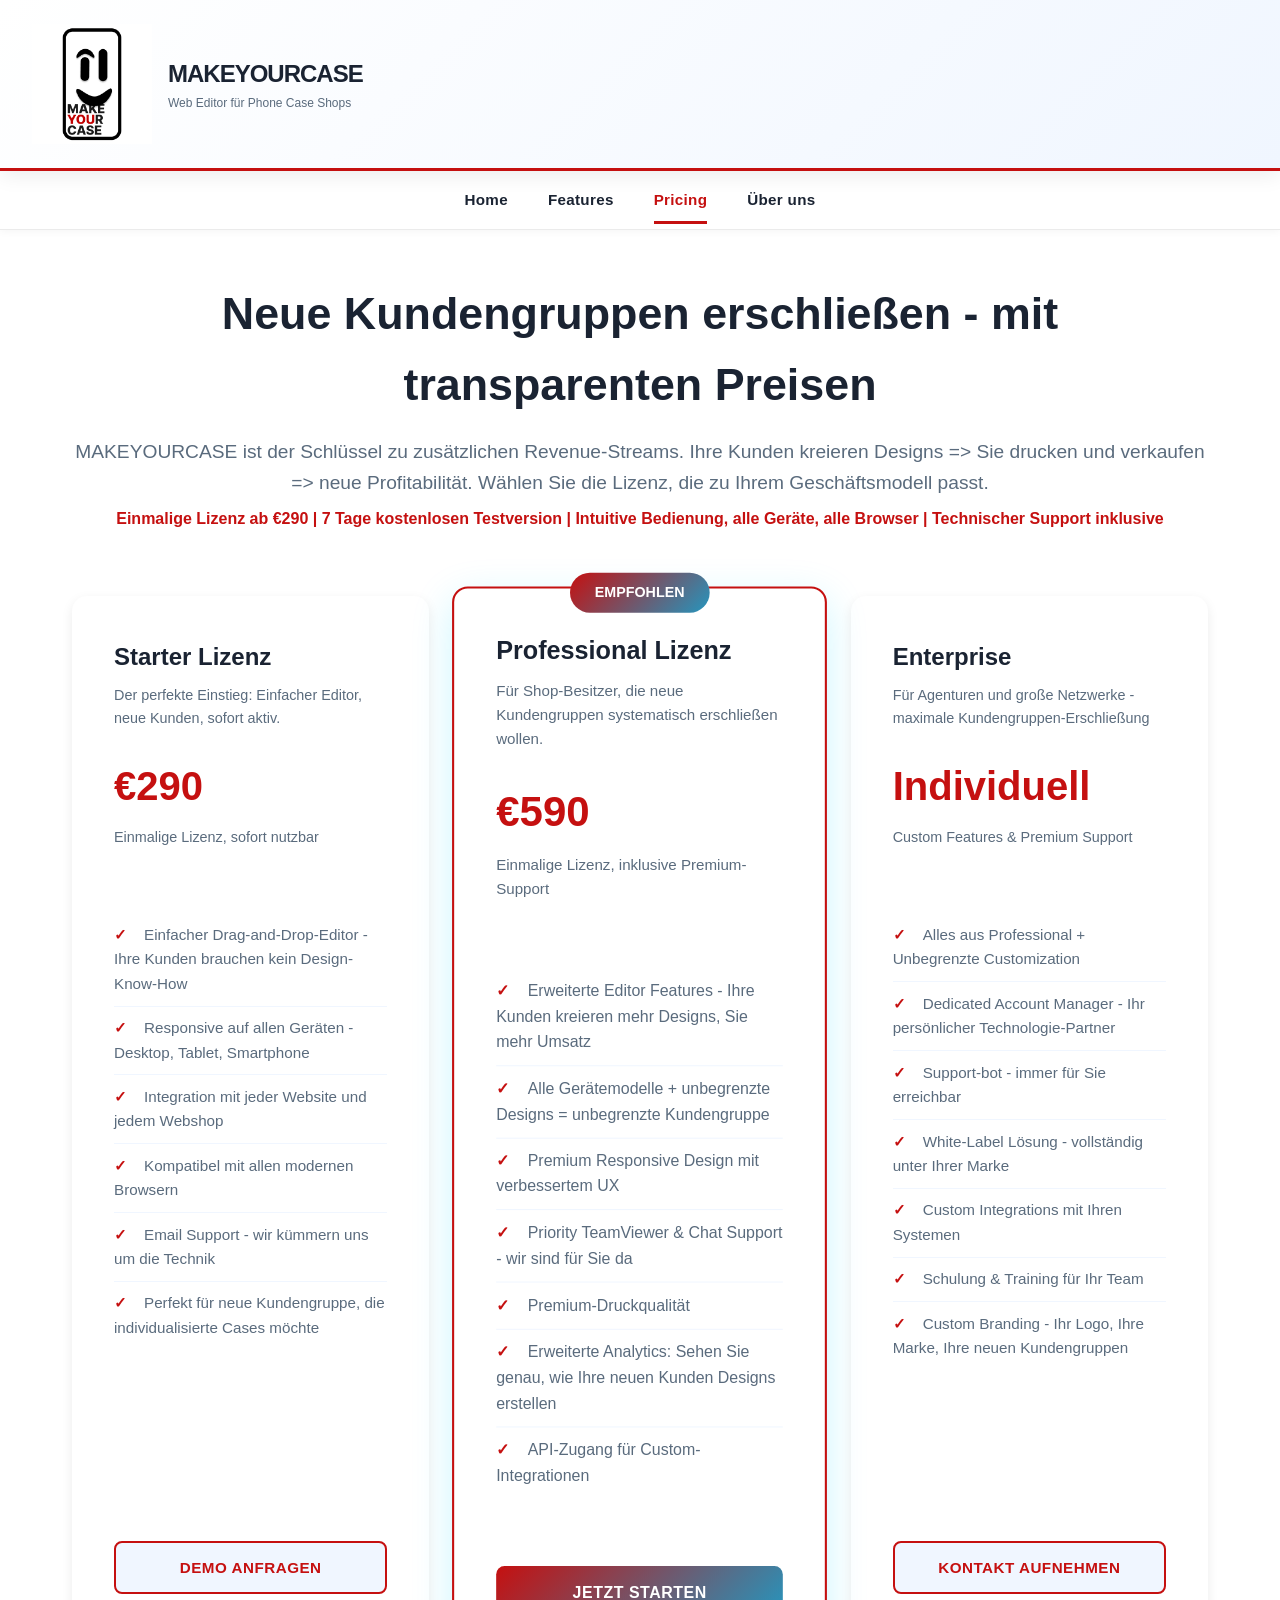
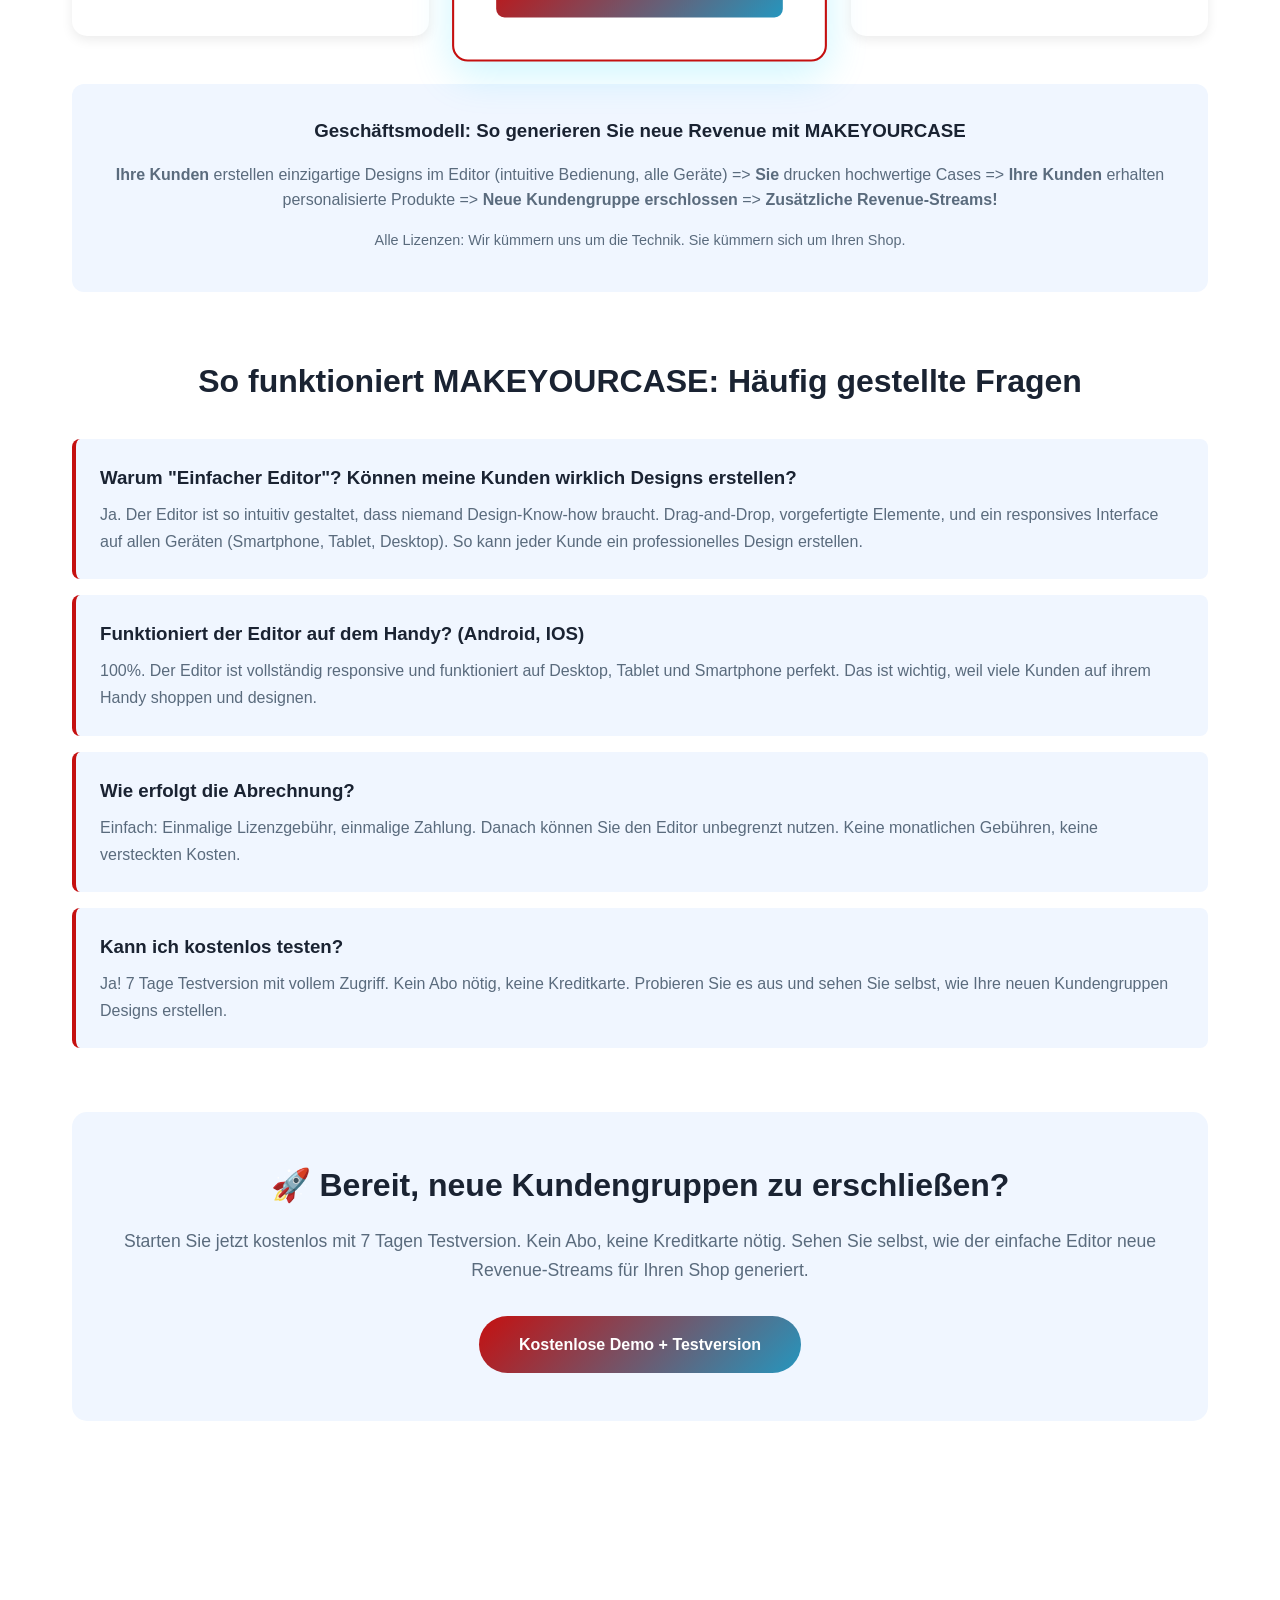
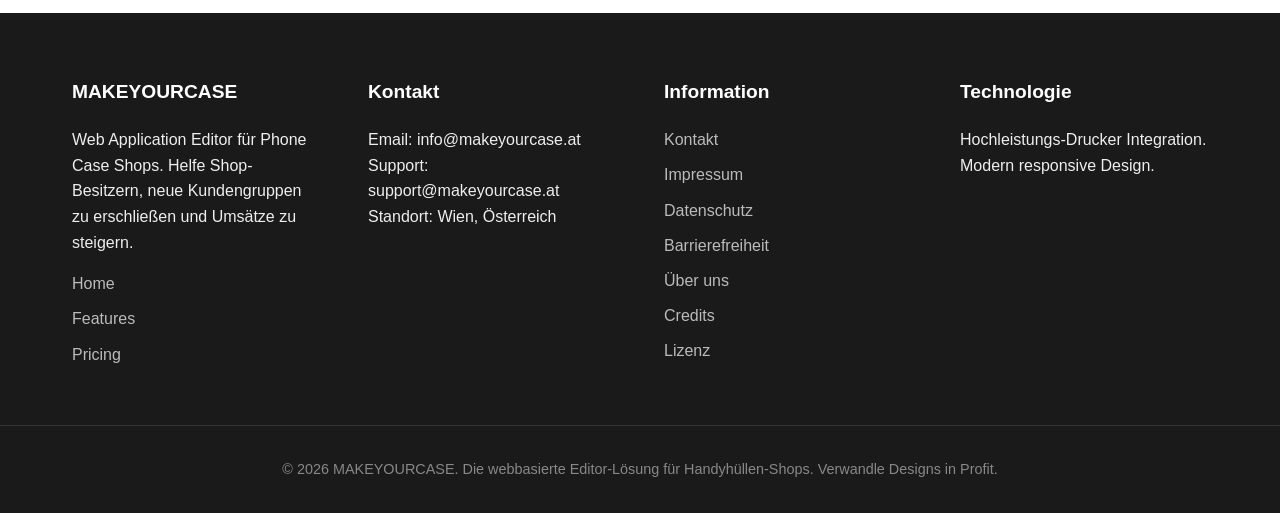
<file: pricing.html>
<!DOCTYPE html>
<html lang="de">
<head>
    <meta charset="UTF-8">
    <meta name="viewport" content="width=device-width, initial-scale=1.0">
    <meta name="description" content="Pricing - MAKEYOURCASE Web Editor. Transparente Preise für Phone Case Shops.">
    <title>Pricing & Pläne - MAKEYOURCASE</title>
    <link rel="stylesheet" href="css/styles.css">
    <style>
        .pricing-container {
            max-width: 1200px;
            margin: 0 auto;
            padding: 3rem 2rem;
        }

        .pricing-header {
            text-align: center;
            margin-bottom: 4rem;
        }

        .pricing-header h1 {
            font-size: 2.8rem;
            color: var(--text-primary);
            margin-bottom: 1rem;
            font-weight: 900;
        }

        .pricing-header p {
            font-size: 1.2rem;
            color: var(--text-secondary);
            margin-bottom: 0.5rem;
        }

        .pricing-tagline {
            font-size: 1rem;
            color: var(--primary);
            font-weight: 700;
        }

        .pricing-grid {
            display: grid;
            grid-template-columns: repeat(auto-fit, minmax(300px, 1fr));
            gap: 2rem;
            margin: 3rem 0;
        }

        .pricing-card {
            background: var(--bg-primary);
            border: 2px solid transparent;
            border-radius: 15px;
            padding: 2.5rem;
            box-shadow: 0 4px 12px rgba(0, 0, 0, 0.08);
            transition: all 0.3s ease;
            display: flex;
            flex-direction: column;
        }

        .pricing-card.featured {
            border-color: var(--primary);
            box-shadow: 0 12px 40px rgba(0, 212, 255, 0.2);
            transform: scale(1.05);
        }

        .pricing-badge {
            position: absolute;
            top: -15px;
            left: 50%;
            transform: translateX(-50%);
            background: linear-gradient(135deg, var(--primary) 0%, var(--accent) 100%);
            color: white;
            padding: 0.5rem 1.5rem;
            border-radius: 50px;
            font-weight: 800;
            font-size: 0.85rem;
            text-transform: uppercase;
        }

        .pricing-card.featured {
            position: relative;
            margin-top: 1rem;
        }

        .pricing-card.featured .pricing-badge {
            display: block;
        }

        .pricing-card h3 {
            font-size: 1.5rem;
            color: var(--text-primary);
            margin-bottom: 0.5rem;
            font-weight: 800;
        }

        .pricing-description {
            font-size: 0.9rem;
            color: var(--text-secondary);
            margin-bottom: 1.5rem;
        }

        .price {
            font-size: 2.5rem;
            font-weight: 900;
            color: var(--primary);
            margin-bottom: 0.5rem;
        }

        .price-period {
            font-size: 0.9rem;
            color: var(--text-secondary);
            margin-bottom: 2rem;
        }

        .features-list {
            list-style: none;
            padding: 0;
            margin: 2rem 0;
            flex: 1;
        }

        .features-list li {
            padding: 0.6rem 0;
            color: var(--text-secondary);
            font-size: 0.95rem;
            border-bottom: 1px solid var(--bg-secondary);
        }

        .features-list li:last-child {
            border-bottom: none;
        }

        .features-list li:before {
            content: "✓ ";
            color: var(--primary);
            font-weight: bold;
            margin-right: 0.8rem;
        }

        .cta-button-pricing {
            padding: 1rem 2rem;
            background: linear-gradient(135deg, var(--primary) 0%, var(--accent) 100%);
            color: white;
            border: none;
            border-radius: 8px;
            cursor: pointer;
            font-weight: 800;
            font-size: 0.95rem;
            text-transform: uppercase;
            letter-spacing: 0.5px;
            transition: all 0.3s ease;
            margin-top: 2rem;
        }

        .cta-button-pricing:hover {
            transform: translateY(-3px);
            box-shadow: 0 8px 20px rgba(0, 212, 255, 0.3);
        }

        .pricing-card:not(.featured) .cta-button-pricing {
            background: var(--bg-secondary);
            color: var(--primary);
            border: 2px solid var(--primary);
        }

        .faq-section {
            margin: 4rem 0;
        }

        .faq-section h2 {
            font-size: 2rem;
            color: var(--text-primary);
            margin-bottom: 2rem;
            text-align: center;
            font-weight: 900;
        }

        .faq-item {
            background: var(--bg-secondary);
            border-left: 4px solid var(--primary);
            padding: 1.5rem;
            border-radius: 8px;
            margin-bottom: 1rem;
        }

        .faq-item h3 {
            color: var(--text-primary);
            margin-bottom: 0.5rem;
            font-weight: 800;
            cursor: pointer;
        }

        .faq-item p {
            color: var(--text-secondary);
            line-height: 1.7;
        }

        .comparison-note {
            background: var(--bg-secondary);
            padding: 2rem;
            border-radius: 12px;
            text-align: center;
            margin: 3rem 0;
        }

        .comparison-note h3 {
            color: var(--text-primary);
            margin-bottom: 1rem;
            font-weight: 800;
        }

        .comparison-note p {
            color: var(--text-secondary);
            margin-bottom: 0.5rem;
        }

        @media (max-width: 768px) {
            .pricing-container {
                padding: 2rem 1.5rem;
            }

            .pricing-header h1 {
                font-size: 1.8rem;
            }

            .pricing-grid {
                grid-template-columns: 1fr;
            }

            .pricing-card.featured {
                transform: scale(1);
            }

            .price {
                font-size: 2rem;
            }
        }
    </style>
</head>
<body>
    <a href="#main-content" class="skip-link">Zum Hauptinhalt springen</a>

    <header>
        <div class="header-container">
            <div class="logo">
                <img src="assets/images/Wort-:Bildmarke white background.png" alt="MAKEYOURCASE Logo">
                <div class="logo-text">
                    <h1>MAKEYOURCASE</h1>
                    <p>Web Editor für Phone Case Shops</p>
                </div>
            </div>
        </div>
    </header>

    <nav aria-label="Hauptnavigation">
        <div class="nav-container">
            <ul class="nav-links">
                <li><a href="index.html">Home</a></li>
                <li><a href="features.html">Features</a></li>
                <li><a href="pricing.html" class="active" aria-current="page">Pricing</a></li>
                <li><a href="about.html">Über uns</a></li>
                <!-- <li><a href="datenschutz.html">Datenschutz</a></li>
                <li><a href="barrierefrei.html">Barrierefreiheit</a></li> -->
            </ul>
        </div>
    </nav>

    <main id="main-content">
        <div class="pricing-container">
            <div class="pricing-header">
                <h1>Neue Kundengruppen erschließen - mit transparenten Preisen</h1>
                <p>MAKEYOURCASE ist der Schlüssel zu zusätzlichen Revenue-Streams. Ihre Kunden kreieren Designs => Sie drucken und verkaufen => neue Profitabilität. Wählen Sie die Lizenz, die zu Ihrem Geschäftsmodell passt.</p>
                <div class="pricing-tagline">Einmalige Lizenz ab €290 | 7 Tage kostenlosen Testversion | Intuitive Bedienung, alle Geräte, alle Browser | Technischer Support inklusive</div>
            </div>

            <div class="pricing-grid">
                <div class="pricing-card">
                    <h3>Starter Lizenz</h3>
                    <p class="pricing-description">Der perfekte Einstieg: Einfacher Editor, neue Kunden, sofort aktiv.</p>
                    <div class="price">€290</div>
                    <p class="price-period">Einmalige Lizenz, sofort nutzbar</p>
                    <ul class="features-list">
                        <li> Einfacher Drag-and-Drop-Editor - Ihre Kunden brauchen kein Design-Know-How</li>
                        <li> Responsive auf allen Geräten - Desktop, Tablet, Smartphone</li>
                        <li> Integration mit jeder Website und jedem Webshop</li>
                        <li> Kompatibel mit allen modernen Browsern</li>
                        <li> Email Support - wir kümmern uns um die Technik</li>
                        <li> Perfekt für neue Kundengruppe, die individualisierte Cases möchte</li>
                    </ul>
                    <button class="cta-button-pricing">Demo anfragen</button>
                </div>

                <div class="pricing-card featured">
                    <div class="pricing-badge">Empfohlen</div>
                    <h3>Professional Lizenz</h3>
                    <p class="pricing-description">Für Shop-Besitzer, die neue Kundengruppen systematisch erschließen wollen.</p>
                    <div class="price">€590</div>
                    <p class="price-period">Einmalige Lizenz, inklusive Premium-Support</p>
                    <ul class="features-list">
                        <li> Erweiterte Editor Features - Ihre Kunden kreieren mehr Designs, Sie mehr Umsatz</li>
                        <li> Alle Gerätemodelle + unbegrenzte Designs = unbegrenzte Kundengruppe</li>
                        <li> Premium Responsive Design mit verbessertem UX</li>
                        <li> Priority TeamViewer & Chat Support - wir sind für Sie da</li>
                        <li> Premium-Druckqualität</li>
                        <li> Erweiterte Analytics: Sehen Sie genau, wie Ihre neuen Kunden Designs erstellen</li>
                        <li> API-Zugang für Custom-Integrationen</li>
                    </ul>
                    <button class="cta-button-pricing">Jetzt starten</button>
                </div>

                <div class="pricing-card">
                    <h3>Enterprise</h3>
                    <p class="pricing-description">Für Agenturen und große Netzwerke - maximale Kundengruppen-Erschließung</p>
                    <div class="price">Individuell</div>
                    <p class="price-period">Custom Features & Premium Support</p>
                    <ul class="features-list">
                        <li> Alles aus Professional + Unbegrenzte Customization</li>
                        <li> Dedicated Account Manager - Ihr persönlicher Technologie-Partner</li>
                        <li> Support-bot - immer für Sie erreichbar</li>
                        <li> White-Label Lösung - vollständig unter Ihrer Marke</li>
                        <li> Custom Integrations mit Ihren Systemen</li>
                        <li> Schulung & Training für Ihr Team</li>
                        <li> Custom Branding - Ihr Logo, Ihre Marke, Ihre neuen Kundengruppen</li>
                    </ul>
                    <button class="cta-button-pricing">Kontakt aufnehmen</button>
                </div>
            </div>

            <div class="comparison-note">
                <h3>Geschäftsmodell: So generieren Sie neue Revenue mit MAKEYOURCASE</h3>
                <p><strong>Ihre Kunden</strong> erstellen einzigartige Designs im Editor (intuitive Bedienung, alle Geräte) => <strong>Sie</strong> drucken hochwertige Cases => <strong>Ihre Kunden</strong> erhalten personalisierte Produkte => <strong>Neue Kundengruppe erschlossen</strong> => <strong>Zusätzliche Revenue-Streams!</strong></p>
                <p style="font-size: 0.9rem; color: var(--text-secondary); margin-top: 1rem;">Alle Lizenzen: Wir kümmern uns um die Technik. Sie kümmern sich um Ihren Shop.</p>
            </div>

            <div class="faq-section">
                <h2>So funktioniert MAKEYOURCASE: Häufig gestellte Fragen</h2>

                <div class="faq-item">
                    <h3>Warum "Einfacher Editor"? Können meine Kunden wirklich Designs erstellen?</h3>
                    <p>Ja. Der Editor ist so intuitiv gestaltet, dass niemand Design-Know-how braucht. Drag-and-Drop, vorgefertigte Elemente, und ein responsives Interface auf allen Geräten (Smartphone, Tablet, Desktop). So kann jeder Kunde ein professionelles Design erstellen.</p>
                </div>

                <div class="faq-item">
                    <h3> Funktioniert der Editor auf dem Handy? (Android, IOS)</h3>
                    <p>100%. Der Editor ist vollständig responsive und funktioniert auf Desktop, Tablet und Smartphone perfekt. Das ist wichtig, weil viele Kunden auf ihrem Handy shoppen und designen.</p>
                </div>

                <div class="faq-item">
                    <h3>Wie erfolgt die Abrechnung?</h3>
                    <p>Einfach: Einmalige Lizenzgebühr, einmalige Zahlung. Danach können Sie den Editor unbegrenzt nutzen. Keine monatlichen Gebühren, keine versteckten Kosten.</p>
                </div>

                <div class="faq-item">
                    <h3>Kann ich kostenlos testen?</h3>
                    <p>Ja! 7 Tage Testversion mit vollem Zugriff. Kein Abo nötig, keine Kreditkarte. Probieren Sie es aus und sehen Sie selbst, wie Ihre neuen Kundengruppen Designs erstellen.</p>
                </div>

            </div>

            <section style="background: var(--bg-secondary); padding: 3rem; border-radius: 15px; text-align: center; margin: 4rem 0;">
                <h2 style="font-size: 2rem; color: var(--text-primary); margin-bottom: 1rem; font-weight: 900;">🚀 Bereit, neue Kundengruppen zu erschließen?</h2>
                <p style="font-size: 1.1rem; color: var(--text-secondary); margin-bottom: 2rem;">Starten Sie jetzt kostenlos mit 7 Tagen Testversion. Kein Abo, keine Kreditkarte nötig. Sehen Sie selbst, wie der einfache Editor neue Revenue-Streams für Ihren Shop generiert.</p>
                <a href="about.html" style="padding: 1rem 2.5rem; background: linear-gradient(135deg, var(--primary) 0%, var(--accent) 100%); color: white; text-decoration: none; border-radius: 50px; display: inline-block; font-weight: 800; transition: all 0.3s ease;">Kostenlose Demo + Testversion</a>
            </section>
        </div>
    </main>

    <footer>
        <div class="footer-container">
            <div class="footer-section">
                <h3>MAKEYOURCASE</h3>
                <p>Web Application Editor für Phone Case Shops. Helfe Shop-Besitzern, neue Kundengruppen zu erschließen und Umsätze zu steigern.</p>
                <ul style="list-style: none; padding: 0; margin-top: 1rem;">
                    <li><a href="index.html">Home</a></li>
                    <li><a href="features.html">Features</a></li>
                    <li><a href="pricing.html">Pricing</a></li>
                </ul>
            </div>
            <div class="footer-section">
                <h3>Kontakt</h3>
                <p>Email: info@makeyourcase.at</p>
                <p>Support: support@makeyourcase.at</p>
                <p>Standort: Wien, Österreich</p>
            </div>
            <div class="footer-section">
                <h3>Information</h3>
                <ul style="list-style: none; padding: 0;">
                    <li><a href="kontakt.html">Kontakt</a></li>
                    <li><a href="impressum.html">Impressum</a></li>
                    <li><a href="datenschutz.html">Datenschutz</a></li>
                    <li><a href="barrierefrei.html">Barrierefreiheit</a></li>
                    <li><a href="about.html">Über uns</a></li>
                    <li><a href="lizenzen.html">Credits</a></li>
                    <li><a href="lizenzvereinbarung.html">Lizenz</a></li>
                </ul>
            </div>
            <div class="footer-section">
                <h3>Technologie</h3>
                <p>Hochleistungs-Drucker Integration. Modern responsive Design.</p>
            </div>
        </div>
        <div class="footer-bottom">
            <p>&copy; 2026 MAKEYOURCASE. Die webbasierte Editor-Lösung für Handyhüllen-Shops. Verwandle Designs in Profit.</p>
        </div>
    </footer>

    <script src="js/app.js"></script>
</body>
</html>
</file>
<file: css/styles.css>
/* =========================================
   1. Reset & Basis-Styles
   ========================================= */
* {
    margin: 0;
    padding: 0;
    box-sizing: border-box;
}

/* WCAG Fokus-Indikator: Sehr wichtig für Tastaturnutzer */
:focus-visible {
    outline: 3px solid #ff6b6b;
    outline-offset: 3px;
}

/* Color Schemes */
:root {
    /* Single Color Scheme: Red & Blue */
    --primary: #c51010;
    --secondary: #2596be;
    --dark: #1a2332;
    --light: #ffffff;
    --accent: #2596be;
    --text-primary: #1a2332;
    --text-secondary: #5a6b7d;
    --bg-primary: #ffffff;
    --bg-secondary: #f0f6ff;
}

html {
    scroll-behavior: smooth;
}

body {
    font-family: 'Segoe UI', 'Helvetica Neue', -apple-system, BlinkMacSystemFont, sans-serif;
    background-color: var(--light);
    color: var(--text-primary);
    line-height: 1.6;
    transition: all 0.3s ease;
}

/* Print-optimized styles */
@media print {
    body {
        background-color: white;
        color: #000;
    }
    
    header, nav, footer, .color-scheme-selector, .filters {
        display: none;
    }
    
    .print-warning {
        display: block;
        background: #fff3cd;
        border: 2px solid #ffc107;
        padding: 1rem;
        margin-bottom: 2rem;
        border-radius: 8px;
        page-break-inside: avoid;
    }
    
    .products-grid {
        grid-template-columns: 1fr 1fr;
    }
    
    .product-card {
        page-break-inside: avoid;
        border: 2px solid #333;
    }
}

/* Modal Fix: Standardmäßig absolut unsichtbar */
.modal {
    display: none !important; /* Verhindert das Aufpoppen beim Laden */
    position: fixed;
    inset: 0;
    background-color: rgba(0, 0, 0, 0.75);
    backdrop-filter: blur(8px);
    z-index: 9999;
    align-items: center;
    justify-content: center;
}

/* =========================================
   2. Barrierefreiheit (WCAG 2.2 Hilfsklassen)
   ========================================= */

/* Versteckt Text visuell, bleibt aber für Screenreader lesbar */
.visually-hidden {
    position: absolute;
    width: 1px;
    height: 1px;
    padding: 0;
    margin: -1px;
    overflow: hidden;
    clip: rect(0, 0, 0, 0);
    white-space: nowrap;
    border: 0;
}

/* Skip-Link: Erscheint nur bei Tab-Fokus */
.skip-link {
    position: absolute;
    top: -100px;
    left: 50%;
    transform: translateX(-50%);
    background: #ff6b6b;
    color: white;
    padding: 1rem 2rem;
    z-index: 2000;
    text-decoration: none;
    font-weight: bold;
    border-radius: 0 0 10px 10px;
    transition: top 0.3s ease;
}

.skip-link:focus {
    top: 0;
}

/* =========================================
   3. Header & Suche
   ========================================= */
header {
    background: linear-gradient(135deg, var(--bg-primary) 0%, var(--bg-secondary) 100%);
    padding: 1.5rem 0;
    box-shadow: 0 4px 20px rgba(0, 0, 0, 0.08);
    position: sticky;
    top: 0;
    z-index: 100;
    border-bottom: 3px solid var(--primary);
}

.header-container {
    max-width: 1400px;
    margin: 0 auto;
    padding: 0 2rem;
    display: flex;
    justify-content: space-between;
    align-items: center;
    gap: 3rem;
    flex-wrap: wrap;
}

.logo {
    display: flex;
    align-items: center;
    gap: 1rem;
    min-width: 180px;
    flex-shrink: 0;
}

.logo img {
    height: 120px;
    width: auto;
    object-fit: contain;
    display: block;
}

.logo-text {
    display: flex;
    flex-direction: column;
}

.logo-text h1 {
    font-size: 1.5rem;
    font-weight: 900;
    color: var(--text-primary);
    margin: 0;
    letter-spacing: -1px;
}

.logo-text p {
    font-size: 0.75rem;
    color: var(--text-secondary);
    margin: 0;
    font-weight: 500;
}

.search-bar {
    flex: 1;
    display: flex;
    gap: 0.8rem;
    min-width: 250px;
}

.search-bar input {
    flex: 1;
    padding: 0.9rem 1.2rem;
    border: 2px solid var(--bg-secondary);
    border-radius: 8px;
    font-size: 0.95rem;
    background: var(--bg-primary);
    color: var(--text-primary);
    transition: all 0.3s ease;
}

.search-bar input:focus {
    border-color: var(--primary);
    box-shadow: 0 0 0 3px rgba(0, 212, 255, 0.1);
    outline: none;
}

.search-bar button {
    padding: 0.9rem 1.8rem;
    background: linear-gradient(135deg, var(--primary) 0%, var(--accent) 100%);
    color: white;
    border: none;
    border-radius: 8px;
    cursor: pointer;
    font-weight: 700;
    transition: all 0.3s ease;
    text-transform: uppercase;
    font-size: 0.9rem;
    letter-spacing: 0.5px;
}

.search-bar button:hover {
    transform: translateY(-2px);
    box-shadow: 0 8px 16px rgba(0, 212, 255, 0.3);
}

/* =========================================
   4. Navigation & Color Scheme Selector
   ========================================= */
nav {
    background: var(--bg-primary);
    border-bottom: 1px solid rgba(0, 0, 0, 0.08);
    padding: 0;
    box-shadow: 0 2px 8px rgba(0, 0, 0, 0.04);
}

.nav-container {
    max-width: 1400px;
    margin: 0 auto;
    padding: 0 2rem;
    display: flex;
    justify-content: center;
    align-items: center;
}

.nav-links {
    display: flex;
    gap: 2.5rem;
    justify-content: center;
    list-style: none;
    padding: 1rem 0;
    flex: 1;
}

.nav-links a {
    text-decoration: none;
    color: var(--text-primary);
    font-weight: 600;
    padding: 0.8rem 0;
    border-bottom: 3px solid transparent;
    transition: all 0.3s ease;
    font-size: 0.95rem;
    letter-spacing: 0.3px;
}

.nav-links a:hover,
.nav-links a.active {
    color: var(--primary);
    border-bottom-color: var(--primary);
}

/* Color Scheme Selector */
.color-scheme-selector {
    display: flex;
    gap: 0.8rem;
    align-items: center;
    padding: 1rem 0;
    border-left: 1px solid rgba(0, 0, 0, 0.1);
    padding-left: 2rem;
}

.color-scheme-selector label {
    font-weight: 600;
    color: var(--text-secondary);
    font-size: 0.85rem;
    white-space: nowrap;
}

.scheme-button {
    width: 36px;
    height: 36px;
    border-radius: 50%;
    border: 3px solid transparent;
    cursor: pointer;
    transition: all 0.3s ease;
    display: flex;
    align-items: center;
    justify-content: center;
    font-size: 0;
    position: relative;
    background: linear-gradient(135deg, var(--primary) 0%, var(--secondary) 100%);
}

.scheme-button:hover {
    transform: scale(1.1);
    box-shadow: 0 4px 12px rgba(0, 0, 0, 0.2);
}

.scheme-button.active {
    border-color: var(--dark);
    box-shadow: 0 0 0 1px var(--bg-primary);
}

/* =========================================
   5. Layout & Content
   ========================================= */
.container {
    max-width: 1200px;
    margin: 0 auto;
    padding: 2rem;
}

.page-title {
    text-align: center;
    margin-bottom: 2rem;
}

.page-title h1 {
    font-size: 2.5rem;
    margin-bottom: 0.5rem;
    color: #222;
}

.page-title p {
    font-size: 1.1rem;
    color: #444; /* Kontrast erhöht */
}

/* Filter Section */
.filters {
    background: white;
    padding: 1.5rem;
    border-radius: 8px;
    margin-bottom: 2rem;
    display: flex;
    gap: 1.5rem;
    flex-wrap: wrap;
    box-shadow: 0 2px 5px rgba(0, 0, 0, 0.05);
    border: 1px solid #eee;
}

.filter-group {
    display: flex;
    flex-direction: column; /* Vertikal für bessere Lesbarkeit */
    gap: 0.3rem;
}

.filter-group label {
    font-weight: 600;
    color: #222;
    font-size: 0.9rem;
}

.filter-group select {
    padding: 0.6rem 1rem;
    border: 2px solid #ddd;
    border-radius: 5px;
    background-color: white;
    font-size: 1rem;
}

/* =========================================
   6. Produkte & Cards
   ========================================= */
.products-grid {
    display: grid;
    grid-template-columns: repeat(auto-fill, minmax(280px, 1fr));
    gap: 2rem;
}

.product-card {
    background: var(--bg-primary);
    border-radius: 10px;
    overflow: hidden;
    box-shadow: 0 4px 12px rgba(0, 0, 0, 0.08);
    transition: transform 0.3s ease, box-shadow 0.3s ease;
    border: 1px solid rgba(0, 0, 0, 0.08);
    display: flex;
    flex-direction: column;
}

.product-card:hover {
    transform: translateY(-8px);
    box-shadow: 0 12px 20px rgba(0, 0, 0, 0.15);
}

.product-image {
    width: 100%;
    height: 200px;
    background: var(--bg-secondary);
    display: flex;
    align-items: center;
    justify-content: center;
    font-size: 3.5rem;
    overflow: hidden;
}

.product-image img {
    width: 100%;
    height: 100%;
    object-fit: cover;
}

.product-info {
    padding: 1.2rem;
    flex: 1;
    display: flex;
    flex-direction: column;
}

.product-name {
    font-size: 1.25rem;
    margin-bottom: 0.4rem;
    color: var(--text-primary);
    font-weight: 700;
}

.product-model {
    color: var(--text-secondary);
    font-size: 0.9rem;
    margin-bottom: 0.8rem;
}

.product-price {
    font-size: 1.4rem;
    font-weight: 800;
    color: var(--secondary);
    margin-bottom: 1rem;
}

.btn-primary {
    padding: 0.8rem 1.5rem;
    background: linear-gradient(135deg, var(--primary) 0%, var(--accent) 100%);
    color: white !important;
    border: none;
    border-radius: 8px;
    cursor: pointer;
    font-weight: 700;
    transition: all 0.3s ease;
    text-decoration: none;
    font-size: 0.95rem;
    text-transform: uppercase;
    letter-spacing: 0.5px;
    margin-top: auto;
}

.btn-primary:hover {
    transform: translateY(-2px);
    box-shadow: 0 8px 16px rgba(0, 212, 255, 0.3);
}

.btn-add-cart {
    padding: 1rem 2rem;
    background: linear-gradient(135deg, var(--primary) 0%, var(--accent) 100%);
    color: white;
    border: none;
    border-radius: 8px;
    cursor: pointer;
    font-weight: 700;
    transition: all 0.3s ease;
    width: 100%;
    margin-bottom: 0.8rem;
}

.btn-add-cart:hover {
    transform: translateY(-2px);
    box-shadow: 0 8px 16px rgba(0, 212, 255, 0.3);
}

.btn-favorites {
    padding: 1rem 2rem;
    background: var(--bg-secondary);
    color: var(--primary);
    border: 2px solid var(--primary);
    border-radius: 8px;
    cursor: pointer;
    font-weight: 700;
    transition: all 0.3s ease;
    width: 100%;
}

/* =========================================
   7. Modal (Produktdetails)
   ========================================= */
.modal {
    display: none;
    position: fixed;
    z-index: 1000;
    inset: 0;
    background-color: rgba(0, 0, 0, 0.7);
    backdrop-filter: blur(4px);
    display: flex; /* Benötigt JS Steuerung */
    align-items: center;
    justify-content: center;
}

.modal-content {
    background-color: white;
    padding: 2.5rem;
    border-radius: 15px;
    width: 95%;
    max-width: 800px;
    max-height: 90vh;
    overflow-y: auto;
    position: relative;
}

.close-btn {
    position: absolute;
    right: 1.5rem;
    top: 1rem;
    background: #f0f0f0;
    border: none;
    font-size: 1.5rem;
    width: 40px;
    height: 40px;
    border-radius: 50%;
    cursor: pointer;
}

.modal-body {
    display: grid;
    grid-template-columns: 1fr 1fr;
    gap: 2rem;
    margin-top: 1rem;
}

/* =========================================
   8. Footer
   ========================================= */
footer {
    background: #1a1a1a;
    color: #eee;
    padding: 4rem 0 2rem;
    margin-top: 5rem;
}

.footer-container {
    max-width: 1200px;
    margin: 0 auto;
    padding: 0 2rem;
    display: grid;
    grid-template-columns: repeat(auto-fit, minmax(200px, 1fr));
    gap: 3rem;
}

.footer-section h3 {
    color: white;
    margin-bottom: 1.2rem;
    font-size: 1.2rem;
}

.footer-section ul {
    list-style: none;
}

.footer-section ul li {
    margin-bottom: 0.6rem;
}

.footer-section a {
    color: #bbb;
    text-decoration: none;
    transition: color 0.2s;
}

.footer-section a:hover {
    color: #ff6b6b;
    text-decoration: underline;
}

.footer-bottom {
    text-align: center;
    margin-top: 3rem;
    padding-top: 2rem;
    border-top: 1px solid #333;
    font-size: 0.9rem;
    color: #888;
}

/* =========================================
   10. App-Specific Styles
   ========================================= */

.info-highlight {
    background: var(--bg-secondary);
    border-left: 5px solid var(--secondary);
    padding: 2rem;
    border-radius: 12px;
    margin-bottom: 3rem;
}

.info-highlight h3 {
    font-size: 1.3rem;
    color: var(--text-primary);
    margin-bottom: 1rem;
    font-weight: 800;
}

.info-highlight p {
    color: var(--text-secondary);
    line-height: 1.8;
    margin: 0;
}

/* Features Grid */
.features-preview {
    margin: 4rem 0;
}

.features-preview h2 {
    font-size: 2.2rem;
    color: var(--text-primary);
    margin-bottom: 2.5rem;
    text-align: center;
    font-weight: 900;
}

.features-grid {
    display: grid;
    grid-template-columns: repeat(auto-fit, minmax(250px, 1fr));
    gap: 2rem;
}

.feature-item {
    background: var(--bg-primary);
    border-radius: 12px;
    padding: 2rem;
    text-align: center;
    box-shadow: 0 4px 12px rgba(0, 0, 0, 0.08);
    transition: all 0.3s ease;
    border: 2px solid transparent;
}

.feature-item:hover {
    transform: translateY(-8px);
    border-color: var(--primary);
    box-shadow: 0 12px 24px rgba(0, 0, 0, 0.15);
}

.feature-icon {
    font-size: 3rem;
    margin-bottom: 1rem;
    display: block;
}

.feature-item h3 {
    font-size: 1.3rem;
    color: var(--text-primary);
    margin-bottom: 0.8rem;
    font-weight: 800;
}

.feature-item p {
    color: var(--text-secondary);
    line-height: 1.6;
    font-size: 0.95rem;
}

/* Workflow Steps */
.how-it-works {
    margin: 4rem 0;
    background: var(--bg-secondary);
    padding: 3rem;
    border-radius: 15px;
}

.how-it-works h2 {
    font-size: 2.2rem;
    color: var(--text-primary);
    margin-bottom: 2.5rem;
    text-align: center;
    font-weight: 900;
}

.workflow-steps {
    display: grid;
    grid-template-columns: repeat(auto-fit, minmax(200px, 1fr));
    gap: 2rem;
}

.step {
    background: var(--bg-primary);
    border-radius: 12px;
    padding: 2rem;
    text-align: center;
    box-shadow: 0 4px 12px rgba(0, 0, 0, 0.05);
    transition: all 0.3s ease;
}

.step:hover {
    transform: translateY(-5px);
    box-shadow: 0 8px 20px rgba(0, 0, 0, 0.1);
}

.step-number {
    width: 50px;
    height: 50px;
    border-radius: 50%;
    background: linear-gradient(135deg, var(--primary) 0%, var(--accent) 100%);
    color: white;
    display: flex;
    align-items: center;
    justify-content: center;
    font-size: 1.5rem;
    font-weight: 900;
    margin: 0 auto 1rem;
}

.step h3 {
    font-size: 1.1rem;
    color: var(--text-primary);
    margin-bottom: 0.8rem;
    font-weight: 800;
}

.step p {
    color: var(--text-secondary);
    line-height: 1.6;
    font-size: 0.9rem;
}

/* Benefits Grid */
.benefits-section {
    margin: 4rem 0;
}

.benefits-section h2 {
    font-size: 2.2rem;
    color: var(--text-primary);
    margin-bottom: 2.5rem;
    text-align: center;
    font-weight: 900;
}

.benefits-grid {
    display: grid;
    grid-template-columns: repeat(auto-fit, minmax(240px, 1fr));
    gap: 2rem;
}

.benefit-card {
    background: linear-gradient(135deg, var(--primary) 0%, var(--accent) 100%);
    color: white;
    border-radius: 12px;
    padding: 2.5rem;
    text-align: center;
    transition: all 0.3s ease;
    box-shadow: 0 8px 20px rgba(0, 0, 0, 0.1);
}

.benefit-card:hover {
    transform: translateY(-8px);
    box-shadow: 0 12px 30px rgba(0, 0, 0, 0.2);
}

.benefit-card h3 {
    font-size: 1.2rem;
    margin-bottom: 1rem;
    font-weight: 800;
}

.benefit-card p {
    line-height: 1.7;
    font-size: 0.95rem;
    opacity: 0.95;
}

/* CTA Section */
.cta-section {
    background: var(--bg-secondary);
    padding: 3.5rem;
    border-radius: 15px;
    margin: 4rem 0;
    text-align: center;
}

.cta-section h2 {
    font-size: 2rem;
    color: var(--text-primary);
    margin-bottom: 1rem;
    font-weight: 900;
}

.cta-section p {
    font-size: 1.1rem;
    color: var(--text-secondary);
    margin-bottom: 2rem;
}

.cta-button {
    padding: 1.2rem 2.5rem;
    border-radius: 50px;
    border: none;
    font-weight: 800;
    font-size: 1rem;
    text-transform: uppercase;
    letter-spacing: 0.5px;
    cursor: pointer;
    transition: all 0.3s ease;
    margin: 0 0.8rem;
}

.cta-button {
    background: linear-gradient(135deg, var(--primary) 0%, var(--accent) 100%);
    color: white;
    box-shadow: 0 8px 20px rgba(0, 212, 255, 0.3);
}

.cta-button:hover {
    transform: translateY(-3px);
    box-shadow: 0 12px 30px rgba(0, 212, 255, 0.5);
}

.cta-button.secondary {
    background: var(--bg-primary);
    color: var(--primary);
    border: 2px solid var(--primary);
    box-shadow: none;
}

.cta-button.secondary:hover {
    background: var(--primary);
    color: white;
}

@media (max-width: 768px) {
    .features-grid {
        grid-template-columns: 1fr;
    }

    .workflow-steps {
        grid-template-columns: 1fr;
    }

    .benefits-grid {
        grid-template-columns: 1fr;
    }

    .how-it-works {
        padding: 2rem;
    }

    .cta-section {
        padding: 2rem;
    }

    .cta-button {
        display: block;
        width: 90%;
        margin: 0.5rem auto;
    }

    .features-preview h2,
    .how-it-works h2,
    .benefits-section h2,
    .cta-section h2 {
        font-size: 1.7rem;
    }
}

/* Tablets & Small Screens (768px and below) */
@media (max-width: 768px) {
    .header-container {
        flex-direction: column;
        gap: 1rem;
        padding: 1.5rem 1rem;
    }

    .logo-text h1 {
        font-size: 1.2rem;
    }

    .logo-text p {
        font-size: 0.7rem;
    }

    .search-bar {
        width: 100%;
        min-width: unset;
    }

    .nav-container {
        flex-direction: column;
        padding: 0 1rem;
    }

    .nav-links {
        gap: 1rem;
        padding: 1rem 0;
        flex-wrap: wrap;
        justify-content: center;
        font-size: 0.85rem;
    }

    .color-scheme-selector {
        border-left: none;
        border-top: 1px solid rgba(0, 0, 0, 0.1);
        padding-left: 0;
        padding-top: 1rem;
        width: 100%;
        justify-content: center;
        margin-top: 1rem;
    }

    .page-title h1 {
        font-size: 1.8rem;
    }

    .page-title p {
        font-size: 1rem;
    }

    .products-grid {
        grid-template-columns: repeat(auto-fill, minmax(200px, 1fr));
        gap: 1.5rem;
    }

    .container {
        padding: 1.5rem 1rem;
    }

    .modal-body {
        grid-template-columns: 1fr;
    }

    .modal-content {
        width: 95%;
        padding: 1.5rem;
    }

    .close-btn {
        width: 35px;
        height: 35px;
        font-size: 1.3rem;
    }

    .filters {
        flex-direction: column;
        gap: 1rem;
        padding: 1rem;
    }

    .filter-group {
        width: 100%;
    }

    .filter-group select {
        width: 100%;
    }

    .hero-banner {
        height: 40vh;
    }

    .hero-content h1 {
        font-size: 2rem;
    }

    .hero-content p {
        font-size: 1rem;
    }

    .brands-showcase {
        grid-template-columns: 1fr;
        gap: 2rem;
    }

    .footer-container {
        grid-template-columns: 1fr;
        gap: 2rem;
    }

    .print-warning {
        padding: 1rem;
    }

    .print-warning h3 {
        font-size: 1rem;
    }

    .device-table {
        font-size: 0.85rem;
    }

    .device-table th, .device-table td {
        padding: 0.8rem 0.5rem;
    }

    .scheme-button {
        width: 32px;
        height: 32px;
    }
}

/* Mobile phones (480px and below) */
@media (max-width: 480px) {
    .header-container {
        padding: 1rem 0.8rem;
    }

    .logo {
        min-width: 120px;
    }

    .logo img {
        height: 60px;
    }

    .logo-text h1 {
        font-size: 1rem;
    }

    .search-bar input {
        padding: 0.6rem 0.8rem;
        font-size: 0.85rem;
    }

    .search-bar button {
        padding: 0.6rem 1rem;
        font-size: 0.8rem;
    }

    .page-title h1 {
        font-size: 1.5rem;
    }

    .page-title p {
        font-size: 0.9rem;
    }

    .products-grid {
        grid-template-columns: 1fr;
        gap: 1rem;
    }

    .product-card {
        border-radius: 8px;
    }

    .product-image {
        height: 150px;
    }

    .hero-content h1 {
        font-size: 1.3rem;
    }

    .hero-content p {
        font-size: 0.85rem;
    }

    .nav-links {
        gap: 0.8rem;
        font-size: 0.75rem;
    }

    .nav-links a {
        padding: 0.3rem 0;
    }

    .footer-container {
        gap: 1rem;
    }

    .footer-section h3 {
        font-size: 1rem;
    }

    .footer-section p {
        font-size: 0.85rem;
    }

    .scheme-button {
        width: 28px;
        height: 28px;
    }

    .color-scheme-selector label {
        font-size: 0.7rem;
    }

    .modal-content {
        padding: 1rem;
    }

    .device-table {
        font-size: 0.8rem;
    }

    .device-table th, .device-table td {
        padding: 0.6rem 0.3rem;
    }
}

/* Hero & Gradient */
.hero-banner {
    height: 60vh;
    background: linear-gradient(rgba(0,0,0,0.3),#2596be), url('../assets/images/6 cases different colors.jpg');
    background-size: cover;
    background-position: center;
    display: flex;
    align-items: center;
    justify-content: center;
    position: relative;
    border-bottom: 10px solid #909090; /* Dein HEX-Wunsch */
}

.hero-content h1 {
    font-size: 3.5rem;
    font-weight: 800;
    color: white;
    text-shadow: 2px 2px 4px rgba(0,0,0,0.7);
}

.hero-content p {
    font-size: 1.5rem;
    color: #e0e0e0;
    text-shadow: 1px 1px 2px rgba(0,0,0,0.5);
}

/* Video Placeholder */
/* Container für das Video */
.video-banner-container {
    position: relative;
    width: 100%;
    height: 40vh; /* Höhe des Banners (70% des Bildschirms) */
    overflow: hidden;
    background: linear-gradient(135deg, #2596be 20%, #c51010 100%); /* Fallback-Gradient */
    display: flex;
    align-items: center;
    justify-content: center;
}

/* Das Video-Element */
.video-banner {
    position: absolute;
    top: 0;
    left: 0;
    width: 100%;
    height: 100%;
    object-fit: cover; /* Video wird beschnitten, um den Container zu füllen */
    z-index: 1;
}

/* Text-Overlay auf dem Video */
.video-overlay-content {
    position: relative;
    z-index: 2; /* Über dem Video */
    text-align: center;
    color: white;
    text-shadow: 0 4px 15px rgba(0,0,0,0.6);
}

.video-overlay-content h1 {
    font-size: 4rem;
    font-weight: 900;
    margin-bottom: 1rem;
    text-transform: uppercase;
    letter-spacing: 2px;
}

.video-overlay-content p {
    font-size: 1.5rem;
    font-weight: 300;
}

/* Anpassung für mobile Geräte */
@media (max-width: 768px) {
    .video-banner-container {
        height: 50vh;
    }
    .video-overlay-content h1 {
        font-size: 2.5rem;
    }
}

/* Product Images */
.product-img-container img {
    width: 100%;
    height: 250px;
    object-fit: cover;
}

.modal-img-display {
    width: 100%;
    max-height: 400px;
    object-fit: contain;
}

/* Container für die Karten-Anordnung */
/* =========================================
   Deals Full-Width Design
   ========================================= */

.deals-fullwidth {
    width: 100%;
    display: flex;
    flex-direction: column;
    gap: 0; /* Nahtloser Übergang zwischen den Sektionen */
}

.deal-card {
    position: relative;
    width: 100vw;
    margin-left: calc(-50vw + 50%);
    min-height: 600px; /* Angemessene Höhe statt 1000px */
    background-size: cover;
    background-position: center;
    background-attachment: fixed; /* Parallax-Effekt für mehr Hochwertigkeit */
    display: flex;
    align-items: center;
    justify-content: center;
    overflow: hidden;
}

/* Der zentrierte Text-Kasten (Frosted Glass Effekt) */
.deal-content.full-overlay {
    background: rgba(0, 0, 0, 0.5);
    backdrop-filter: blur(5px);
    padding: 3rem;
    border-radius: 20px;
    max-width: 600px;
    width: 90%;
    display: flex;
    flex-direction: column;
    align-items: center;
    text-align: center;
    box-shadow: 0 20px 40px rgba(0,0,0,0.3);
    border: 1px solid rgba(255, 255, 255, 0.2);
}

.deal-content h2 {
    font-size: 2.5rem;
    color: white;
    margin-bottom: 1rem;
    font-weight: 800;
}

.deal-content p {
    font-size: 1.2rem;
    color: #e0e0e0;
    margin-bottom: 1.5rem;
    line-height: 1.6;
}

.deal-pricing {
    margin-bottom: 2rem;
}

.deal-price {
    font-size: 1.5rem;
    font-weight: 900;
    color: #fbbf24;
    background: rgba(251, 191, 36, 0.2);
    padding: 0.5rem 1.5rem;
    border-radius: 50px;
    border: 2px solid #fbbf24;
}

/* Button & Badge Fixes */
.deal-badge {
    position: absolute;
    top: 30px;
    left: 30px;
    background: var(--secondary);
    color: white;
    padding: 0.8rem 1.5rem;
    font-weight: 800;
    border-radius: 50px;
    z-index: 5;
    font-size: 1.1rem;
}

.btn-deal-huge {
    padding: 1.2rem 2.5rem;
    border-radius: 50px; /* Rundere Buttons für modernen Look */
    transition: transform 0.3s ease;
}

.btn-deal-huge:hover {
    transform: scale(1.05);
}

/* Der große Button am Boden */
.btn-deal-huge {
    display: block;
    width: 100%;
    padding: 1.2rem;
    background: linear-gradient(135deg, var(--primary) 0%, var(--accent) 100%);
    color: white !important;
    text-align: center;
    text-decoration: none;
    font-weight: 800;
    font-size: 1.1rem;
    text-transform: uppercase;
    letter-spacing: 1px;
    transition: opacity 0.3s;
}

.btn-deal-huge:hover {
    opacity: 0.9;
}

/* Badge Design */
.deal-badge {
    position: absolute;
    top: 15px;
    left: 15px;
    background: var(--secondary);
    color: white;
    font-size: 0.9rem;
    font-weight: 700;
    padding: 0.5rem 1rem;
    border-radius: 50px;
    z-index: 10;
    box-shadow: 0 4px 10px rgba(0,0,0,0.2);
}

/* Table Style */
.table-container {
    overflow-x: auto;
    margin-top: 2rem;
    background: white;
    border-radius: 10px;
    padding: 1rem;
}

.device-table {
    width: 100%;
    border-collapse: collapse;
}

.device-table th, .device-table td {
    padding: 1rem;
    border-bottom: 1px solid #eee;
    text-align: left;
}

.btn-table {
    padding: 0.5rem 1rem;
    background: #667eea;
    color: white;
    text-decoration: none;
    border-radius: 5px;
    font-size: 0.9rem;
}

.hero-img-small {
    width: 100%;
    max-height: 300px;
    object-fit: cover;
    border-radius: 10px;
    margin-bottom: 1rem;
}
</file>
